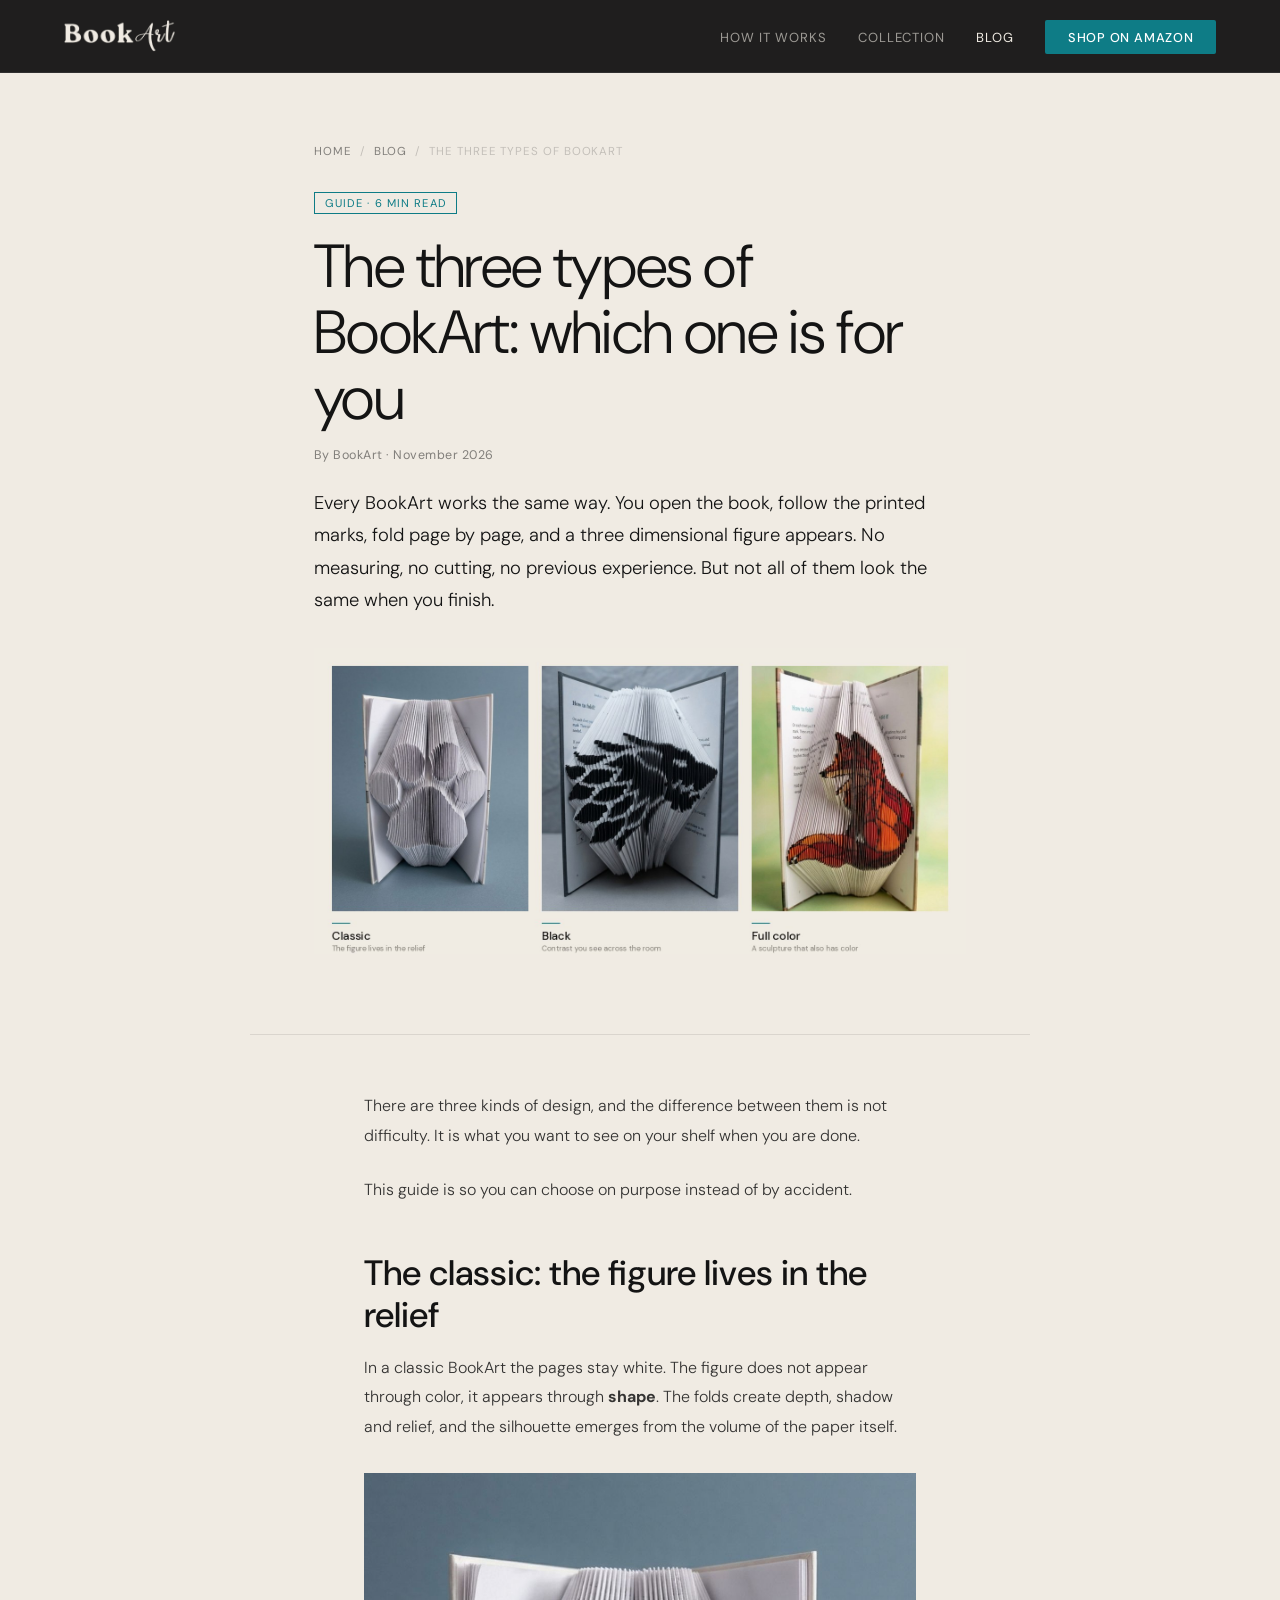
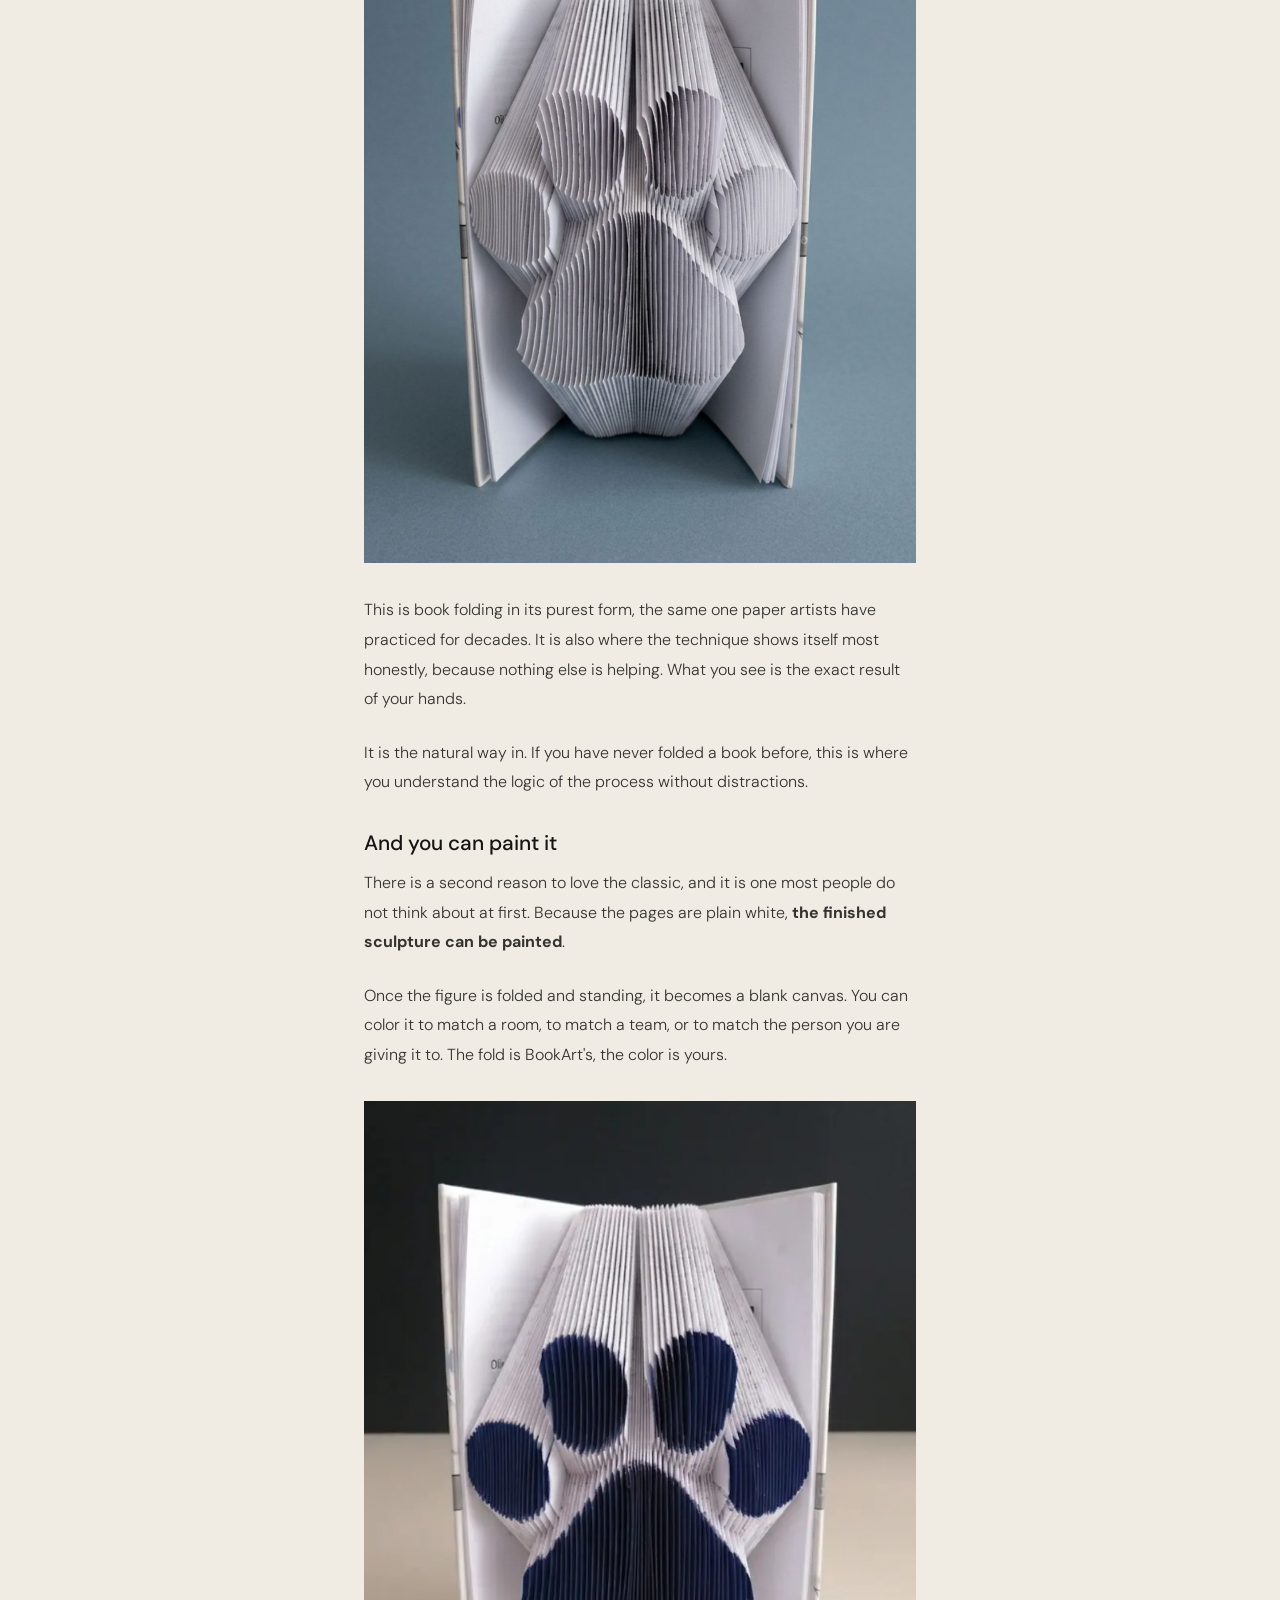
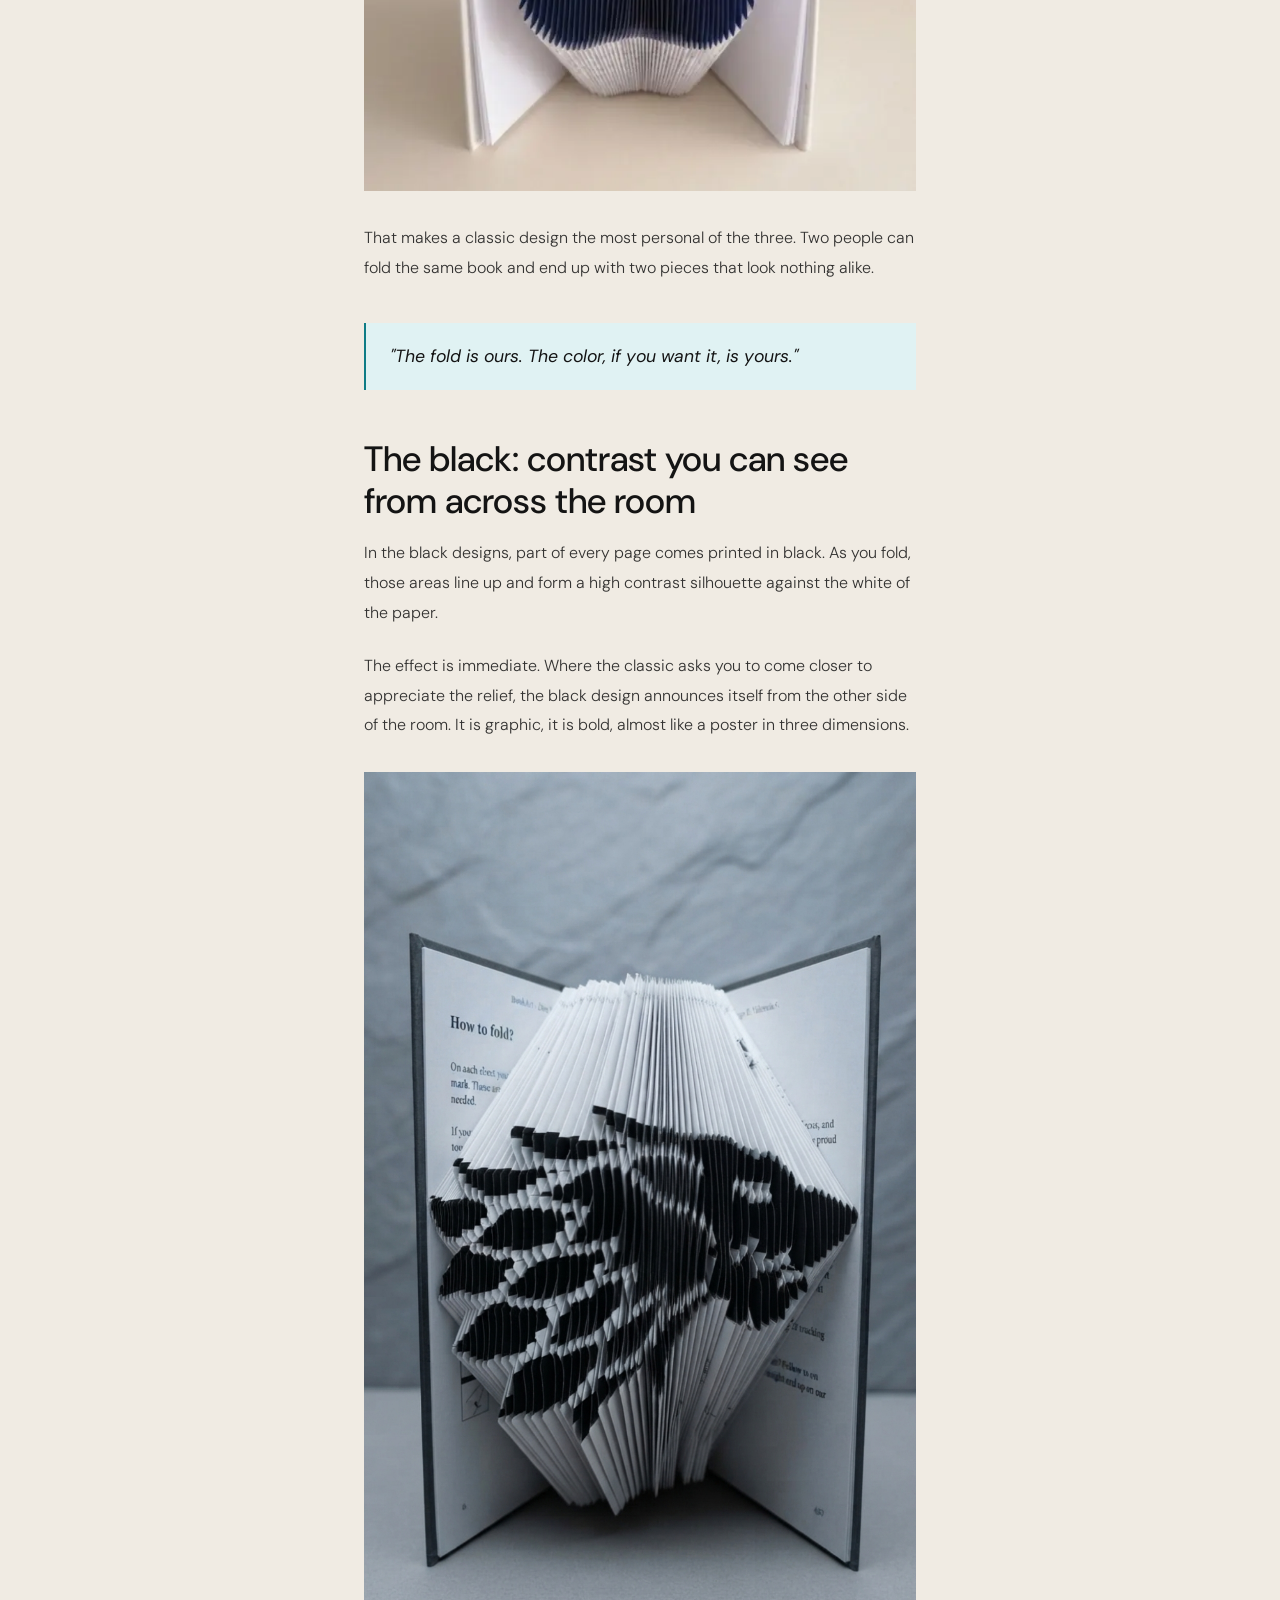
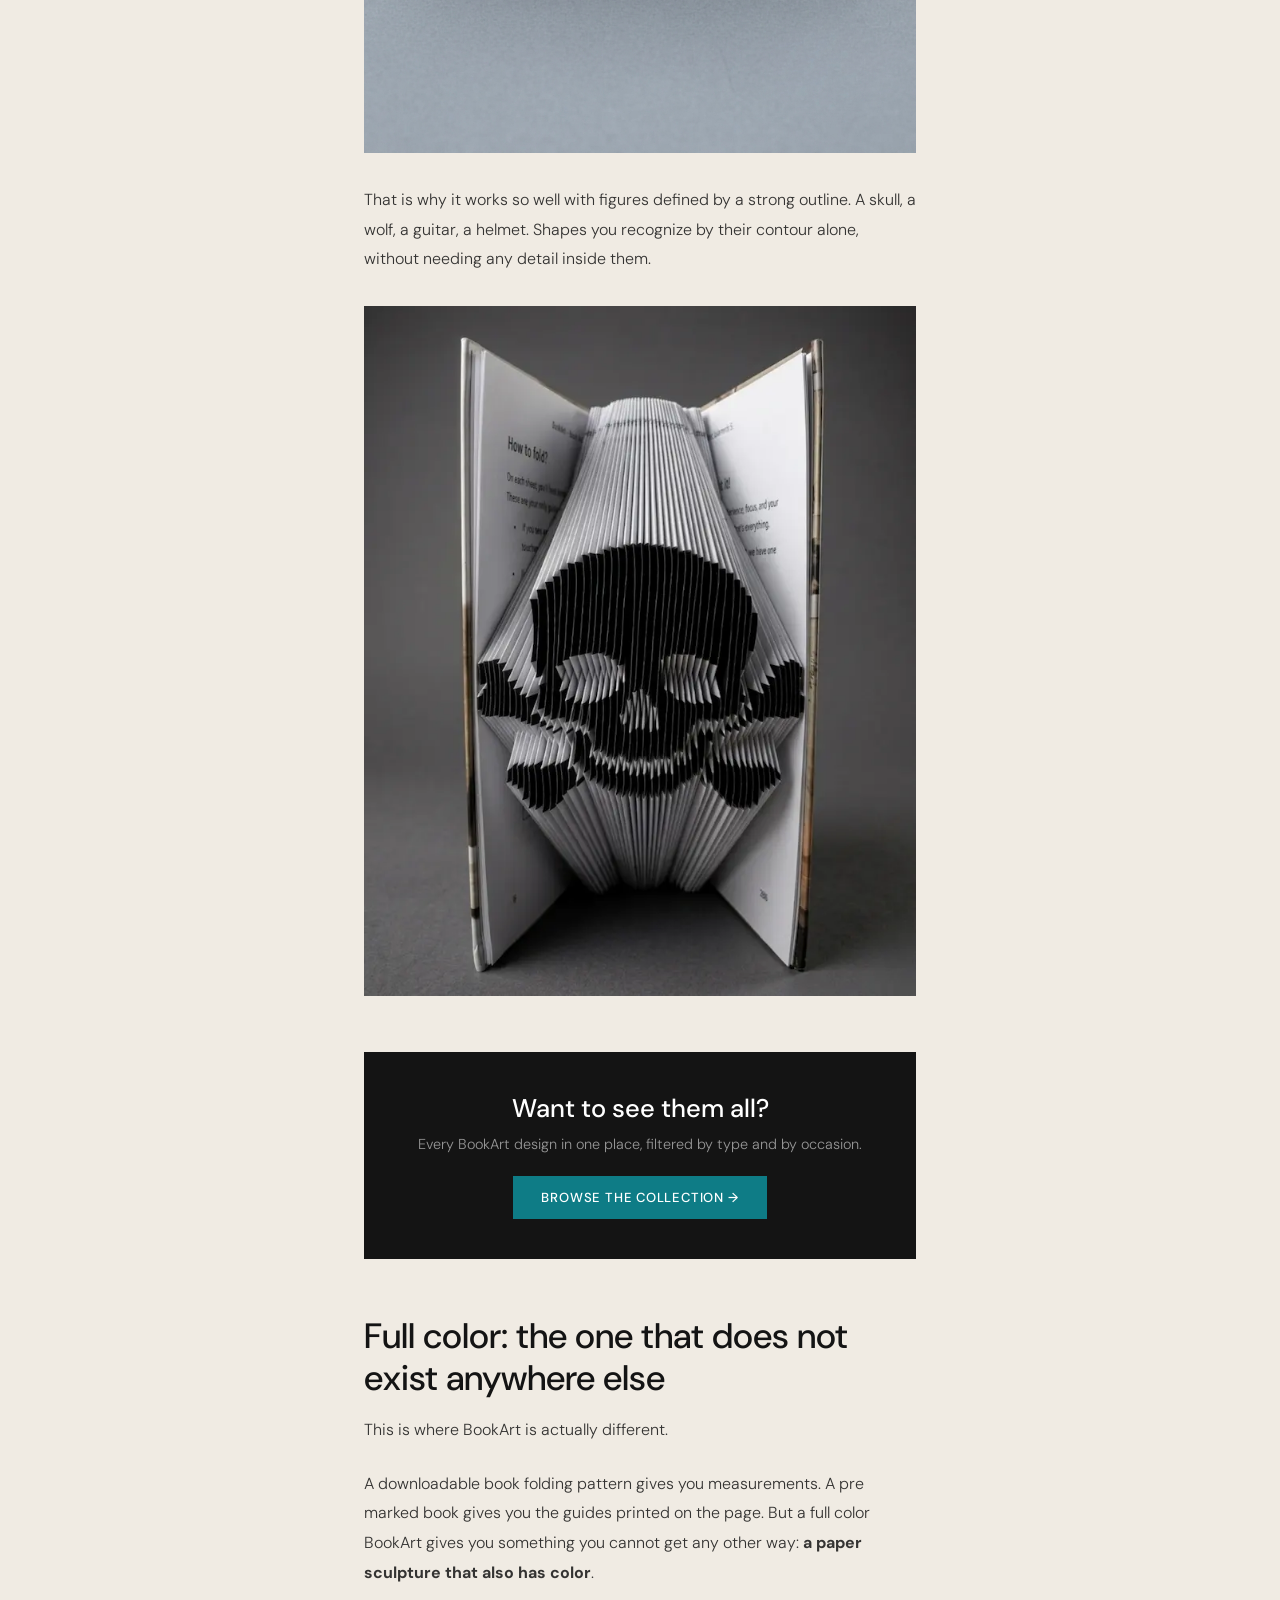
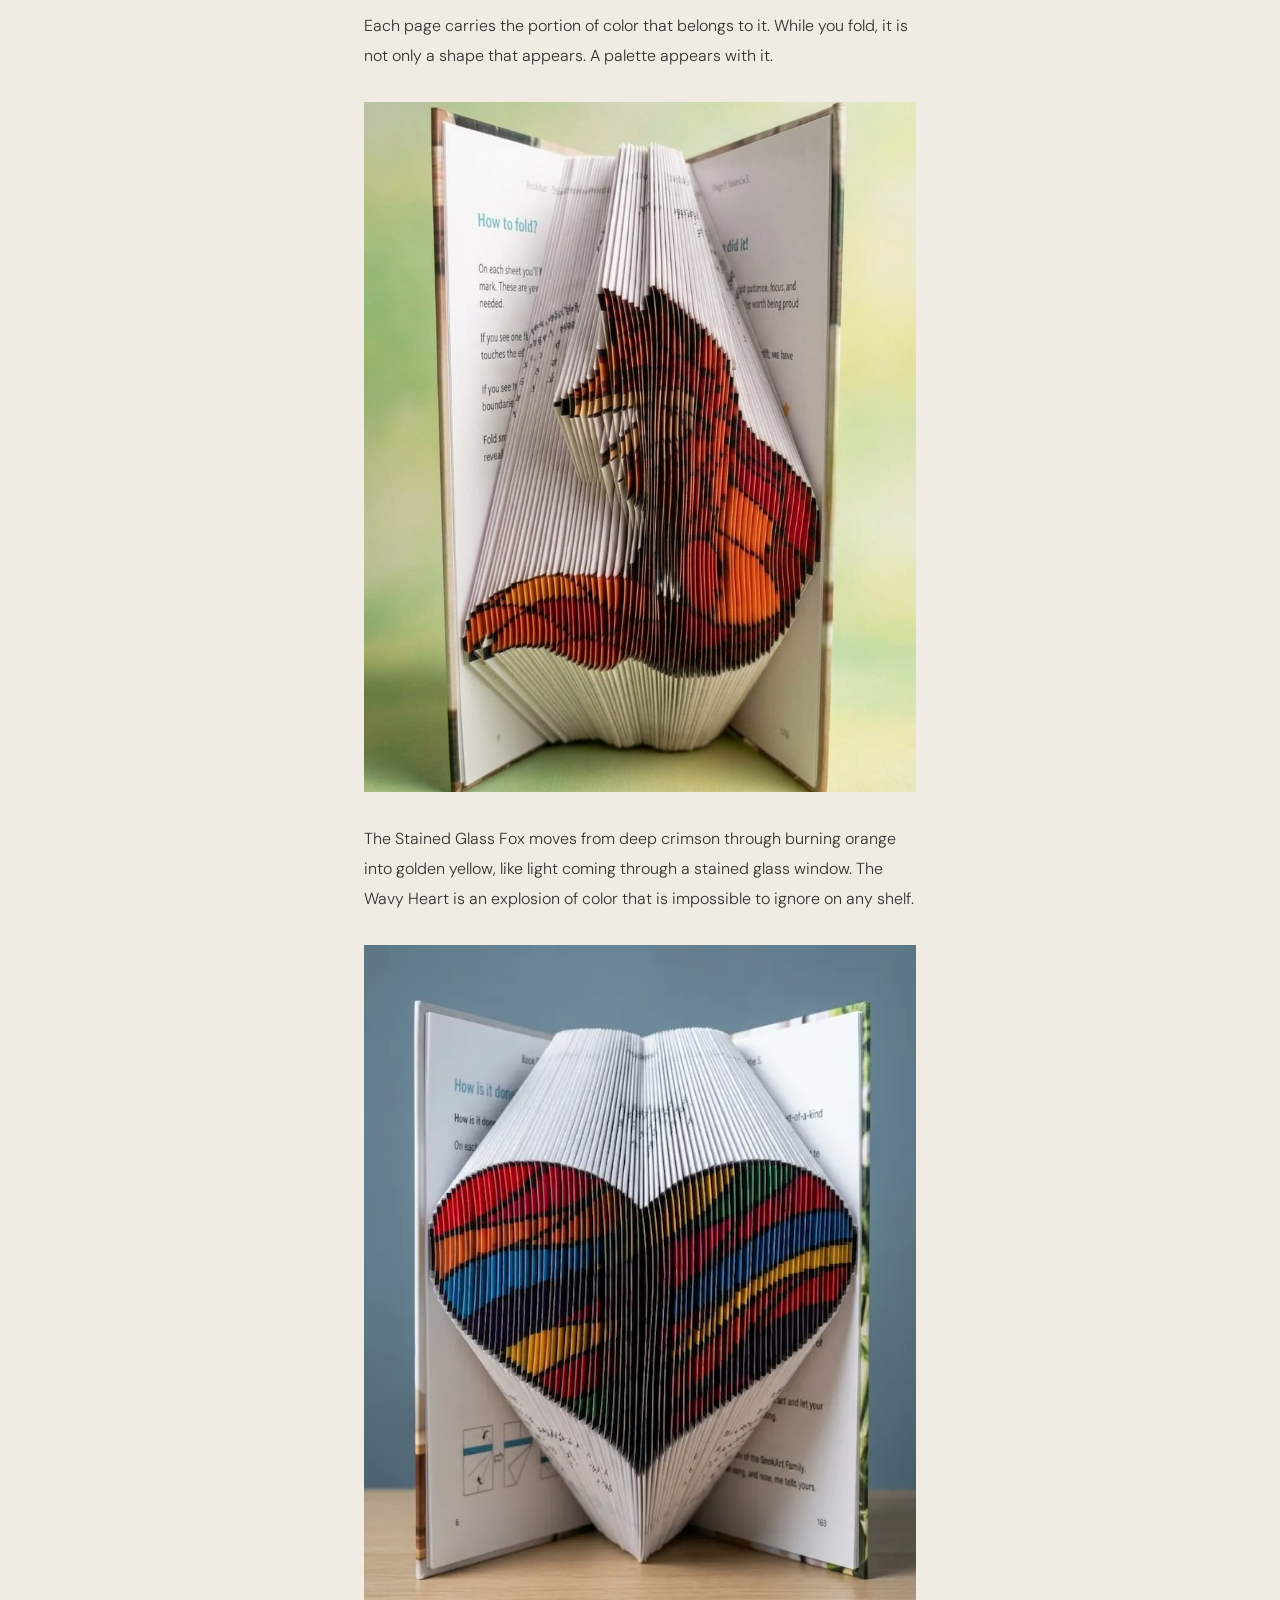
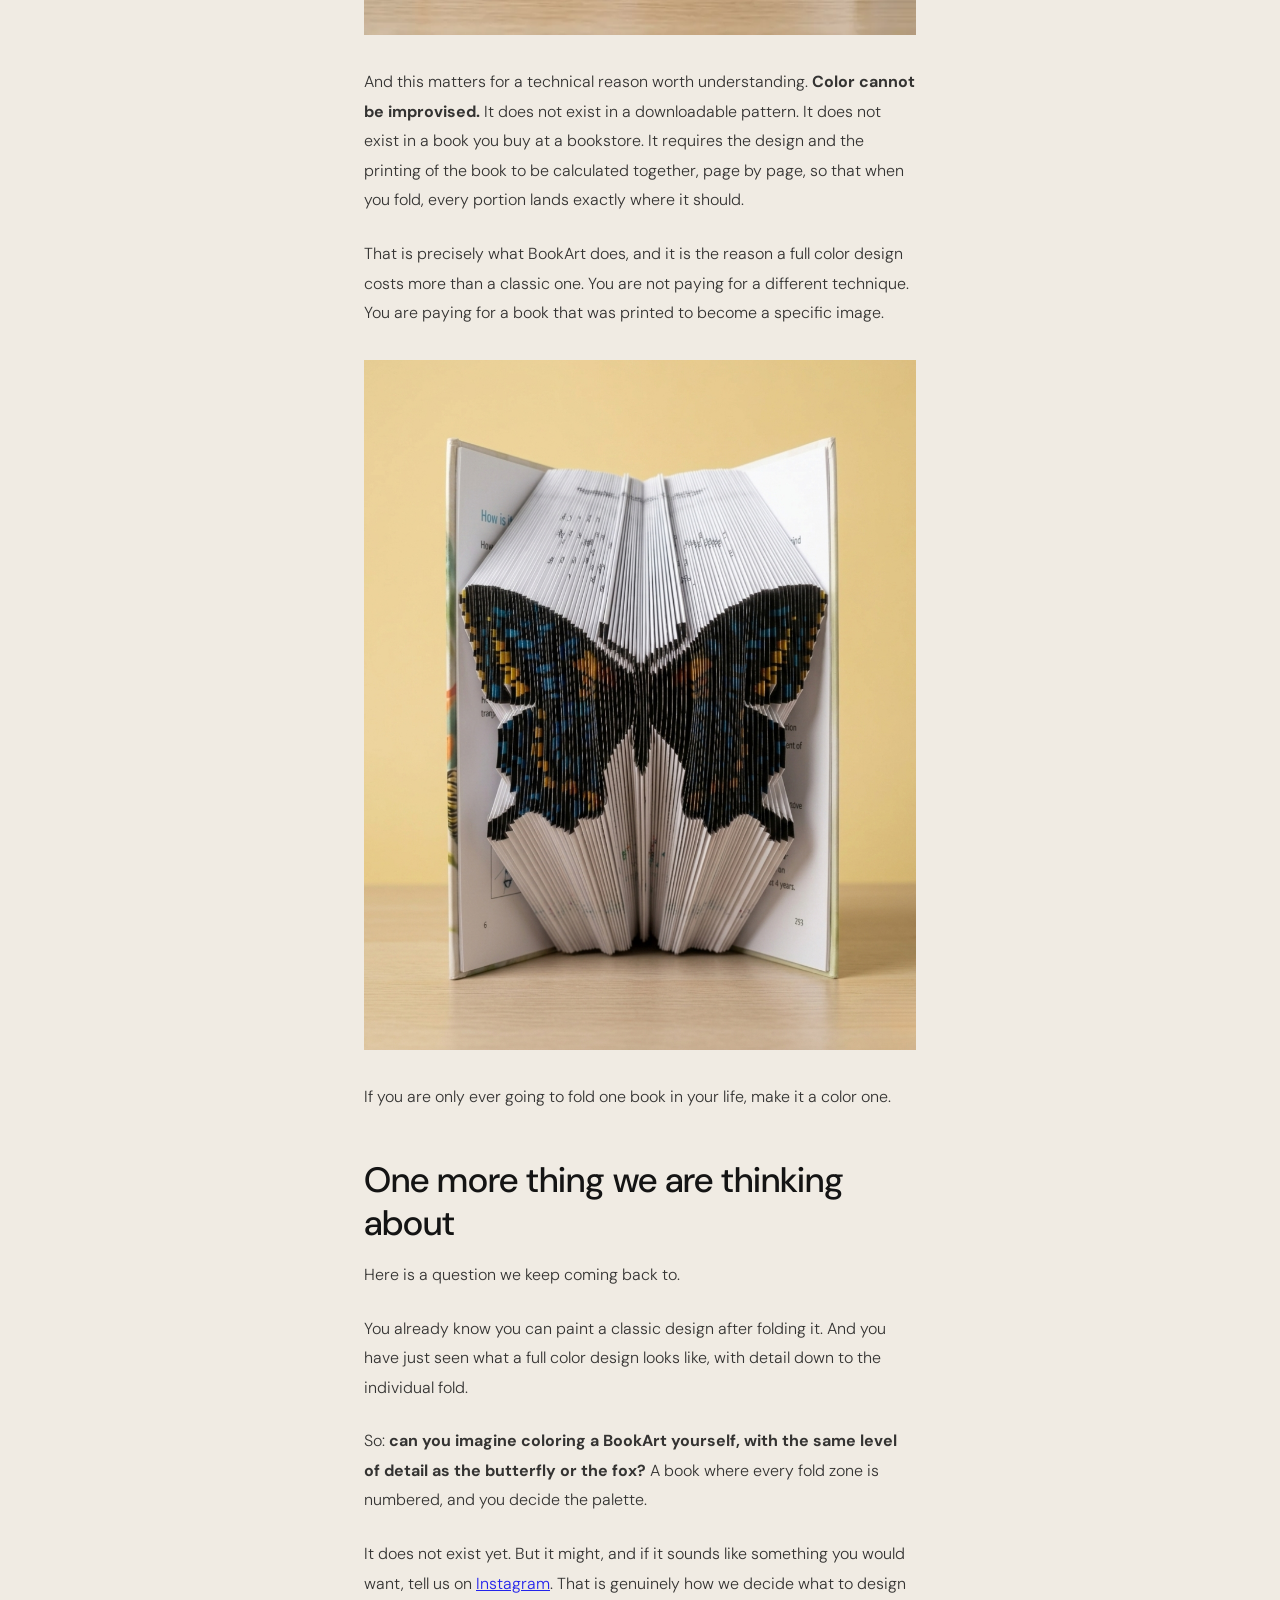
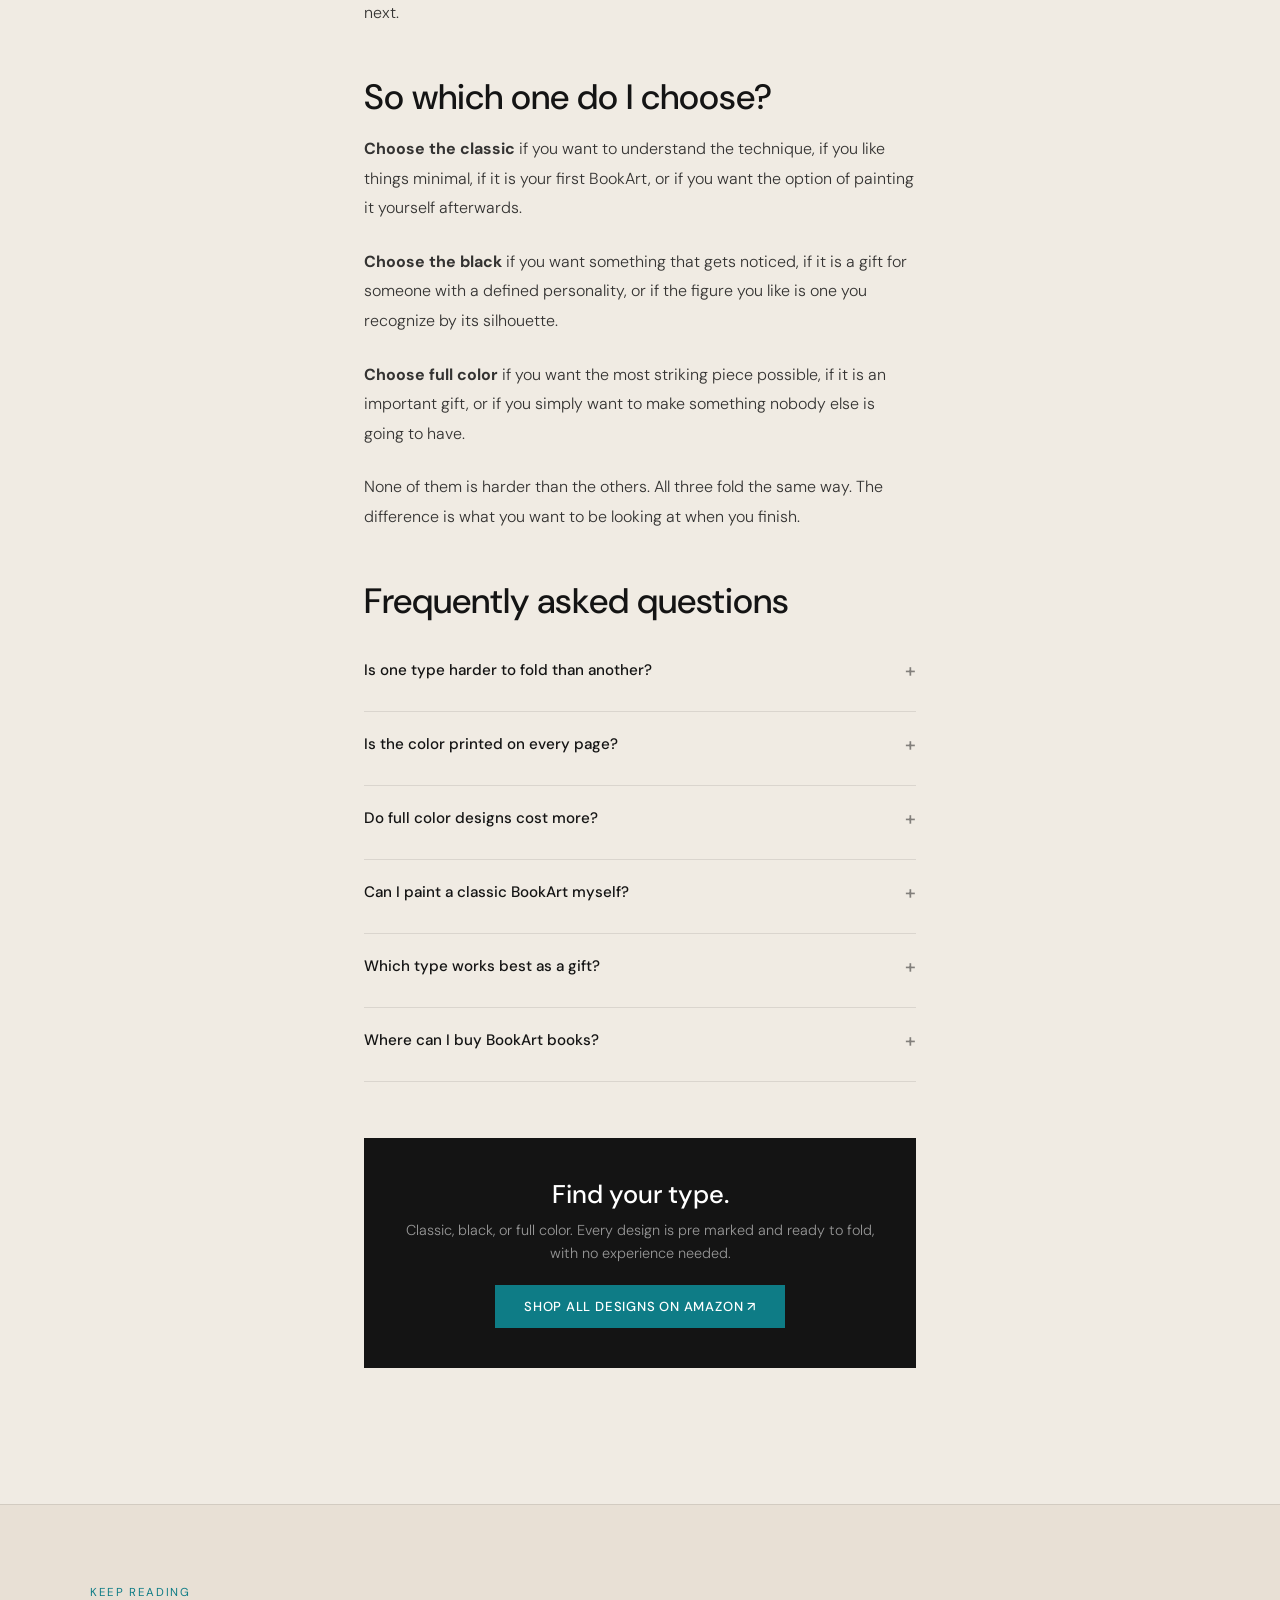
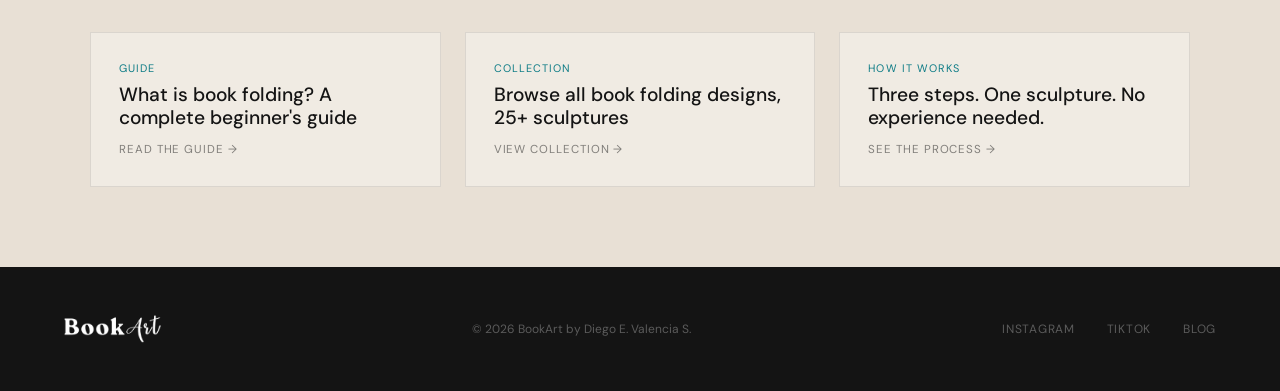
<file: bookart-site/blog/three-types-of-bookart.html>
<!DOCTYPE html>
<html lang="en">
<head>
<meta charset="UTF-8">
<meta name="viewport" content="width=device-width, initial-scale=1.0">
<meta name="facebook-domain-verification" content="xoqoeqn3dm3sxv2z9sgh2e6f1o3snc" />

<title>The Three Types of BookArt: Which One Is for You | BookArt</title>
<meta name="description" content="BookArt comes in three kinds of design: classic (uncolored), black, and full color. Here is what makes each one different, how they look finished, and how to choose.">
<meta property="og:title" content="The Three Types of BookArt: Which One Is for You">
<meta property="og:description" content="Classic, black, or full color? Every BookArt folds the same way, but they do not look the same when you finish. Here is how to choose.">
<meta property="og:type" content="article">
<meta property="og:url" content="https://bookart.com.co/blog/three-types-of-bookart">
<meta property="og:image" content="https://bookart.com.co/images/blog-three-types.jpg">
<meta name="twitter:card" content="summary_large_image">
<meta name="twitter:title" content="The Three Types of BookArt: Which One Is for You">
<meta name="twitter:description" content="Classic, black, or full color? Every BookArt folds the same way, but they do not look the same when you finish.">
<meta property="article:published_time" content="2026-11-10">
<meta property="article:modified_time" content="2026-11-10">
<link rel="canonical" href="https://bookart.com.co/blog/three-types-of-bookart">

<!-- Schema Article -->
<script type="application/ld+json">
{
  "@context": "https://schema.org",
  "@type": "Article",
  "headline": "The Three Types of BookArt: Which One Is for You",
  "description": "BookArt comes in three kinds of design: classic (uncolored), black, and full color. What makes each one different, how they look finished, and how to choose.",
  "author": {"@type": "Organization","name": "BookArt","url": "https://bookart.com.co"},
  "publisher": {"@type": "Organization","name": "BookArt","url": "https://bookart.com.co"},
  "url": "https://bookart.com.co/blog/three-types-of-bookart",
  "datePublished": "2026-11-10",
  "dateModified": "2026-11-10",
  "mainEntityOfPage": {"@type": "WebPage","@id": "https://bookart.com.co/blog/three-types-of-bookart"},
  "keywords": "types of book folding, color book folding, black book folding, book folding designs, book folding gift",
  "image": "https://bookart.com.co/images/blog-three-types.jpg"
}
</script>

<!-- Schema FAQ -->
<script type="application/ld+json">
{
  "@context": "https://schema.org",
  "@type": "FAQPage",
  "mainEntity": [
    {"@type": "Question","name": "Is one type of BookArt harder to fold than another?","acceptedAnswer": {"@type": "Answer","text": "No. All three use the same printed fold guides and the same technique. How long a book takes depends on its number of pages, not on whether it is classic, black, or full color."}},
    {"@type": "Question","name": "Is the color printed on every page?","acceptedAnswer": {"@type": "Answer","text": "Yes. In a full color BookArt, each page carries the portion of color that belongs to it. As you fold, those portions line up and build the complete image."}},
    {"@type": "Question","name": "Do full color BookArt designs cost more?","acceptedAnswer": {"@type": "Answer","text": "Yes. Printing a complete book in color costs more than printing it in black and white. That difference is what separates a paper sculpture from a paper sculpture that also has color."}},
    {"@type": "Question","name": "Can I paint a classic BookArt myself?","acceptedAnswer": {"@type": "Answer","text": "Yes. Because the pages of a classic design are plain white, the finished sculpture can be painted once it is folded. Many people color the figure to match a room or to personalize a gift, which makes the result genuinely one of a kind."}},
    {"@type": "Question","name": "Which type of BookArt works best as a gift?","acceptedAnswer": {"@type": "Answer","text": "It depends on the person, but if you want the strongest reaction when they open it, the full color designs are the ones people react to most."}},
    {"@type": "Question","name": "Where can I buy BookArt books?","acceptedAnswer": {"@type": "Answer","text": "Every BookArt design is available on Amazon and ships to the US, UK, Canada, and most of Europe."}}
  ]
}
</script>

<link rel="preconnect" href="https://fonts.googleapis.com">
<link href="https://fonts.googleapis.com/css2?family=DM+Sans:wght@300;400;500;600&display=swap" rel="stylesheet" media="print" onload="this.media='all'">
<link rel="stylesheet" href="../styles.css">

<!-- Microsoft Clarity -->
<script type="text/javascript">
    (function(c,l,a,r,i,t,y){
        c[a]=c[a]||function(){(c[a].q=c[a].q||[]).push(arguments)};
        t=l.createElement(r);t.async=1;t.src="https://www.clarity.ms/tag/"+i;
        y=l.getElementsByTagName(r)[0];y.parentNode.insertBefore(t,y);
    })(window, document, "clarity", "script", "xpgqv6jc6l");
</script>

<!-- Google Analytics -->
<script async src="https://www.googletagmanager.com/gtag/js?id=G-TWHT21DVBJ"></script>
<script>
  window.dataLayer = window.dataLayer || [];
  function gtag(){dataLayer.push(arguments);}
  gtag('js', new Date());
  gtag('config', 'G-TWHT21DVBJ');
</script>

<!-- Meta Pixel -->
<script>
!function(f,b,e,v,n,t,s){if(f.fbq)return;n=f.fbq=function(){n.callMethod?
n.callMethod.apply(n,arguments):n.queue.push(arguments)};if(!f._fbq)f._fbq=n;
n.push=n;n.loaded=!0;n.version='2.0';n.queue=[];t=b.createElement(e);t.async=!0;
t.src=v;s=b.getElementsByTagName(e)[0];s.parentNode.insertBefore(t,s)}(window,
document,'script','https://connect.facebook.net/en_US/fbevents.js');
fbq('init', '613374527874007');
fbq('track', 'PageView');
</script>
<noscript><img height="1" width="1" style="display:none" src="https://www.facebook.com/tr?id=613374527874007&ev=PageView&noscript=1"/></noscript>

</head>
<body>

<nav>
  <a href="../index.html" class="logo">
    <img src="../logo-wordmark.png" alt="BookArt" style="height:32px;width:auto;display:block;">
  </a>
  <ul class="nav-links">
    <li><a href="../index.html#how">How it works</a></li>
    <li><a href="../collection.html">Collection</a></li>
    <li><a href="../blog.html" class="active">Blog</a></li>
    <li><a href="https://www.amazon.com/stores/Diego-E.-Valencia-S/author/B0BN4KYQNH" target="_blank" class="nav-btn">Shop on Amazon</a></li>
  </ul>
  <button class="nav-burger" onclick="openMenu()"><span></span><span></span><span></span></button>
</nav>

<div class="mobile-menu" id="mobileMenu">
  <button class="mobile-close" onclick="closeMenu()">✕</button>
  <ul>
    <li><a href="../index.html" onclick="closeMenu()">Home</a></li>
    <li><a href="../collection.html" onclick="closeMenu()">Collection</a></li>
    <li><a href="../blog.html" onclick="closeMenu()">Blog</a></li>
    <li><a href="https://www.amazon.com/stores/Diego-E.-Valencia-S/author/B0BN4KYQNH" target="_blank" onclick="closeMenu()">Shop on Amazon ↗</a></li>
  </ul>
</div>

<!-- ARTICLE HEADER -->
<div class="article-header">
  <div class="breadcrumb">
    <a href="../index.html">Home</a>
    <span>/</span>
    <a href="../blog.html">Blog</a>
    <span>/</span>
    <span>The three types of BookArt</span>
  </div>
  <span class="article-tag">Guide · 6 min read</span>
  <h1 class="article-title">The three types of BookArt: which one is for you</h1>
  <p class="article-meta">By BookArt · November 2026</p>
  <p class="article-lead">Every BookArt works the same way. You open the book, follow the printed marks, fold page by page, and a three dimensional figure appears. No measuring, no cutting, no previous experience. But not all of them look the same when you finish.</p>

  <a href="../collection.html" class="article-shot" data-label="See all designs"><img src="../images/blog-three-types.jpg" alt="The three types of BookArt side by side: classic, black and full color"></a>
</div>

<!-- ARTICLE BODY -->
<div class="article-body">

  <p>There are three kinds of design, and the difference between them is not difficulty. It is what you want to see on your shelf when you are done.</p>

  <p>This guide is so you can choose on purpose instead of by accident.</p>

  <h2>The classic: the figure lives in the relief</h2>

  <p>In a classic BookArt the pages stay white. The figure does not appear through color, it appears through <strong>shape</strong>. The folds create depth, shadow and relief, and the silhouette emerges from the volume of the paper itself.</p>

  <a href="https://www.amazon.com/dp/B0DH3FN6MS" target="_blank" rel="noopener" onclick="gtag('event', 'click_amazon', {item: 'Blog Paw Print'});fbq('trackCustom', 'click_amazon_product', {item: 'Blog Paw Print'})" class="article-shot" data-label="Paw Print on Amazon"><img src="../images/paw-print.jpg" alt="Classic uncolored BookArt paw print sculpture in white paper"></a>

  <p>This is book folding in its purest form, the same one paper artists have practiced for decades. It is also where the technique shows itself most honestly, because nothing else is helping. What you see is the exact result of your hands.</p>

  <p>It is the natural way in. If you have never folded a book before, this is where you understand the logic of the process without distractions.</p>

  <h3>And you can paint it</h3>

  <p>There is a second reason to love the classic, and it is one most people do not think about at first. Because the pages are plain white, <strong>the finished sculpture can be painted</strong>.</p>

  <p>Once the figure is folded and standing, it becomes a blank canvas. You can color it to match a room, to match a team, or to match the person you are giving it to. The fold is BookArt's, the color is yours.</p>

  <a href="https://www.amazon.com/dp/B0DH3FN6MS" target="_blank" rel="noopener" onclick="gtag('event', 'click_amazon', {item: 'Blog Paw Print Painted'});fbq('trackCustom', 'click_amazon_product', {item: 'Blog Paw Print Painted'})" class="article-shot" data-label="Paw Print on Amazon"><img src="../images/paw-print.webp" alt="A classic BookArt paw print painted deep blue after folding"></a>

  <p>That makes a classic design the most personal of the three. Two people can fold the same book and end up with two pieces that look nothing alike.</p>

  <div class="highlight">
    "The fold is ours. The color, if you want it, is yours."
  </div>

  <h2>The black: contrast you can see from across the room</h2>

  <p>In the black designs, part of every page comes printed in black. As you fold, those areas line up and form a high contrast silhouette against the white of the paper.</p>

  <p>The effect is immediate. Where the classic asks you to come closer to appreciate the relief, the black design announces itself from the other side of the room. It is graphic, it is bold, almost like a poster in three dimensions.</p>

  <a href="https://www.amazon.com/dp/B0H6ZZGXV5" target="_blank" rel="noopener" onclick="gtag('event', 'click_amazon', {item: 'Blog Dire Wolf'});fbq('trackCustom', 'click_amazon_product', {item: 'Blog Dire Wolf'})" class="article-shot" data-label="Dire Wolf on Amazon"><img src="../images/dire-wolf.jpg" alt="Black BookArt design: Dire Wolf 3D paper sculpture with high contrast silhouette"></a>

  <p>That is why it works so well with figures defined by a strong outline. A skull, a wolf, a guitar, a helmet. Shapes you recognize by their contour alone, without needing any detail inside them.</p>

  <a href="https://www.amazon.com/dp/B0GVKJ8MH6" target="_blank" rel="noopener" onclick="gtag('event', 'click_amazon', {item: 'Blog Black Skull'});fbq('trackCustom', 'click_amazon_product', {item: 'Blog Black Skull'})" class="article-shot" data-label="Black Skull on Amazon"><img src="../images/black-skull.webp" alt="Black BookArt design: skull 3D paper sculpture"></a>

  <div class="article-cta">
    <strong>Want to see them all?</strong>
    <p>Every BookArt design in one place, filtered by type and by occasion.</p>
    <a href="../collection.html" class="btn-cta">Browse the collection →</a>
  </div>

  <h2>Full color: the one that does not exist anywhere else</h2>

  <p>This is where BookArt is actually different.</p>

  <p>A downloadable book folding pattern gives you measurements. A pre marked book gives you the guides printed on the page. But a full color BookArt gives you something you cannot get any other way: <strong>a paper sculpture that also has color</strong>.</p>

  <p>Each page carries the portion of color that belongs to it. While you fold, it is not only a shape that appears. A palette appears with it.</p>

  <a href="https://www.amazon.com/dp/B0HLZVXH4G" target="_blank" rel="noopener" onclick="gtag('event', 'click_amazon', {item: 'Blog Stained Glass Fox'});fbq('trackCustom', 'click_amazon_product', {item: 'Blog Stained Glass Fox'})" class="article-shot" data-label="Stained Glass Fox on Amazon"><img src="../images/stained-glass-fox.jpg" alt="Full color BookArt: Stained Glass Fox in crimson, orange and gold"></a>

  <p>The Stained Glass Fox moves from deep crimson through burning orange into golden yellow, like light coming through a stained glass window. The Wavy Heart is an explosion of color that is impossible to ignore on any shelf.</p>

  <a href="https://www.amazon.com/dp/B0GDWRZ6ZL" target="_blank" rel="noopener" onclick="gtag('event', 'click_amazon', {item: 'Blog Wavy Heart'});fbq('trackCustom', 'click_amazon_product', {item: 'Blog Wavy Heart'})" class="article-shot" data-label="Wavy Heart on Amazon"><img src="../images/wavy-heart.webp" alt="Full color BookArt: Wavy Heart 3D paper sculpture"></a>

  <p>And this matters for a technical reason worth understanding. <strong>Color cannot be improvised.</strong> It does not exist in a downloadable pattern. It does not exist in a book you buy at a bookstore. It requires the design and the printing of the book to be calculated together, page by page, so that when you fold, every portion lands exactly where it should.</p>

  <p>That is precisely what BookArt does, and it is the reason a full color design costs more than a classic one. You are not paying for a different technique. You are paying for a book that was printed to become a specific image.</p>

  <a href="https://www.amazon.com/dp/B0DG8L7WK5" target="_blank" rel="noopener" onclick="gtag('event', 'click_amazon', {item: 'Blog Butterfly'});fbq('trackCustom', 'click_amazon_product', {item: 'Blog Butterfly'})" class="article-shot" data-label="Butterfly on Amazon"><img src="../images/butterfly-color.jpg" alt="Full color BookArt butterfly 3D paper sculpture"></a>

  <p>If you are only ever going to fold one book in your life, make it a color one.</p>

  <h2>One more thing we are thinking about</h2>

  <p>Here is a question we keep coming back to.</p>

  <p>You already know you can paint a classic design after folding it. And you have just seen what a full color design looks like, with detail down to the individual fold.</p>

  <p>So: <strong>can you imagine coloring a BookArt yourself, with the same level of detail as the butterfly or the fox?</strong> A book where every fold zone is numbered, and you decide the palette.</p>

  <p>It does not exist yet. But it might, and if it sounds like something you would want, tell us on <a href="https://instagram.com/bookart_co" target="_blank">Instagram</a>. That is genuinely how we decide what to design next.</p>

  <h2>So which one do I choose?</h2>

  <p><strong>Choose the classic</strong> if you want to understand the technique, if you like things minimal, if it is your first BookArt, or if you want the option of painting it yourself afterwards.</p>

  <p><strong>Choose the black</strong> if you want something that gets noticed, if it is a gift for someone with a defined personality, or if the figure you like is one you recognize by its silhouette.</p>

  <p><strong>Choose full color</strong> if you want the most striking piece possible, if it is an important gift, or if you simply want to make something nobody else is going to have.</p>

  <p>None of them is harder than the others. All three fold the same way. The difference is what you want to be looking at when you finish.</p>

  <!-- FAQ -->
  <div class="article-faq">
    <h2>Frequently asked questions</h2>

    <div class="faq-item">
      <div class="faq-q">Is one type harder to fold than another?</div>
      <div class="faq-a">No. All three use the same printed fold guides and the same technique. How long a book takes depends on its number of pages, not on whether it is classic, black, or full color.</div>
    </div>

    <div class="faq-item">
      <div class="faq-q">Is the color printed on every page?</div>
      <div class="faq-a">Yes. In a full color BookArt, each page carries the portion of color that belongs to it. As you fold, those portions line up and build the complete image.</div>
    </div>

    <div class="faq-item">
      <div class="faq-q">Do full color designs cost more?</div>
      <div class="faq-a">Yes. Printing a complete book in color costs more than printing it in black and white. That difference is what separates a paper sculpture from a paper sculpture that also has color.</div>
    </div>

    <div class="faq-item">
      <div class="faq-q">Can I paint a classic BookArt myself?</div>
      <div class="faq-a">Yes. Because the pages of a classic design are plain white, the finished sculpture can be painted once it is folded. Many people color the figure to match a room or to personalize a gift, which makes the result genuinely one of a kind.</div>
    </div>

    <div class="faq-item">
      <div class="faq-q">Which type works best as a gift?</div>
      <div class="faq-a">It depends on the person, but if you want the strongest reaction when they open it, the full color designs are the ones people react to most.</div>
    </div>

    <div class="faq-item">
      <div class="faq-q">Where can I buy BookArt books?</div>
      <div class="faq-a">Every BookArt design is available on Amazon and ships to the US, UK, Canada, and most of Europe. You can browse all of them on the collection page.</div>
    </div>

  </div>

  <div class="article-cta">
    <strong>Find your type.</strong>
    <p>Classic, black, or full color. Every design is pre marked and ready to fold, with no experience needed.</p>
    <a href="https://www.amazon.com/stores/Diego-E.-Valencia-S/author/B0BN4KYQNH" target="_blank" class="btn-cta" onclick="gtag('event', 'click_amazon', {item: 'Blog Three Types CTA'});fbq('trackCustom', 'click_amazon_product', {item: 'Blog Three Types CTA'})">Shop all designs on Amazon ↗</a>
  </div>

</div>

<!-- RELATED -->
<div class="related">
  <div class="related-inner">
    <span class="section-eyebrow">Keep reading</span>
    <div class="related-grid">
      <a href="what-is-book-folding.html" class="related-card">
        <span class="related-tag">Guide</span>
        <div class="related-title">What is book folding? A complete beginner's guide</div>
        <span class="related-read">Read the guide →</span>
      </a>
      <a href="../collection.html" class="related-card">
        <span class="related-tag">Collection</span>
        <div class="related-title">Browse all book folding designs, 25+ sculptures</div>
        <span class="related-read">View collection →</span>
      </a>
      <a href="../index.html#how" class="related-card">
        <span class="related-tag">How it works</span>
        <div class="related-title">Three steps. One sculpture. No experience needed.</div>
        <span class="related-read">See the process →</span>
      </a>
    </div>
  </div>
</div>

<footer>
  <a href="../index.html" class="footer-logo">
    <img src="../logo-wordmark.png" alt="BookArt" style="height:28px;width:auto;display:block;filter:brightness(0) invert(1);">
  </a>
  <p>© 2026 BookArt by Diego E. Valencia S.</p>
  <div class="footer-links">
    <a href="https://instagram.com/bookart_co" target="_blank">Instagram</a>
    <a href="https://tiktok.com/@bookartco" target="_blank">TikTok</a>
    <a href="../blog.html">Blog</a>
  </div>
</footer>

<script>
// FAQ accordion
document.querySelectorAll('.faq-q').forEach(q => {
  q.addEventListener('click', () => {
    const item = q.parentElement;
    const wasOpen = item.classList.contains('open');
    document.querySelectorAll('.faq-item').forEach(i => i.classList.remove('open'));
    if(!wasOpen) item.classList.add('open');
  });
});
function openMenu(){ document.getElementById('mobileMenu').classList.add('open') }
function closeMenu(){ document.getElementById('mobileMenu').classList.remove('open') }
</script>

<a href="https://www.amazon.com/stores/Diego-E.-Valencia-S/author/B0BN4KYQNH" target="_blank" class="mobile-shop-btn" onclick="gtag('event', 'click_amazon', {item: 'Mobile Sticky Button'});fbq('trackCustom', 'click_amazon_sticky')">
  Shop on Amazon ↗
</a>

</body>
</html>
</file>
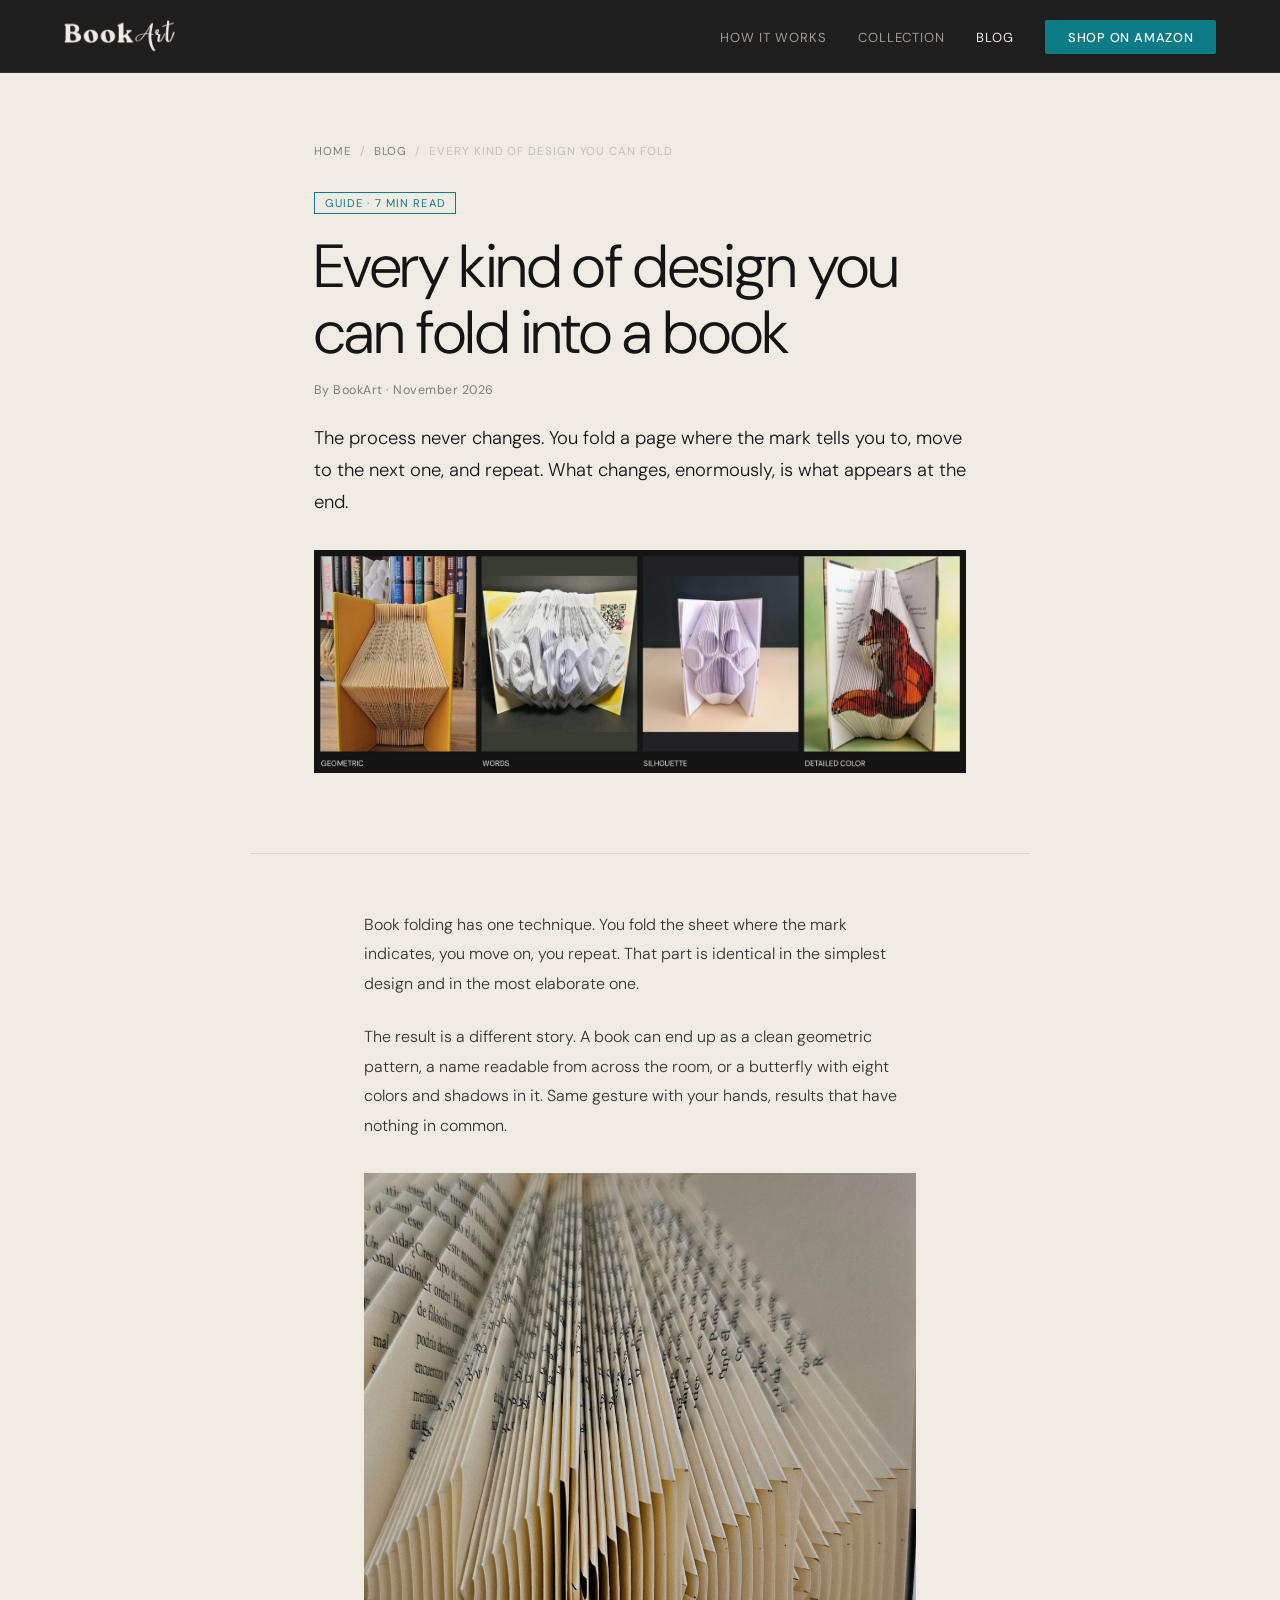
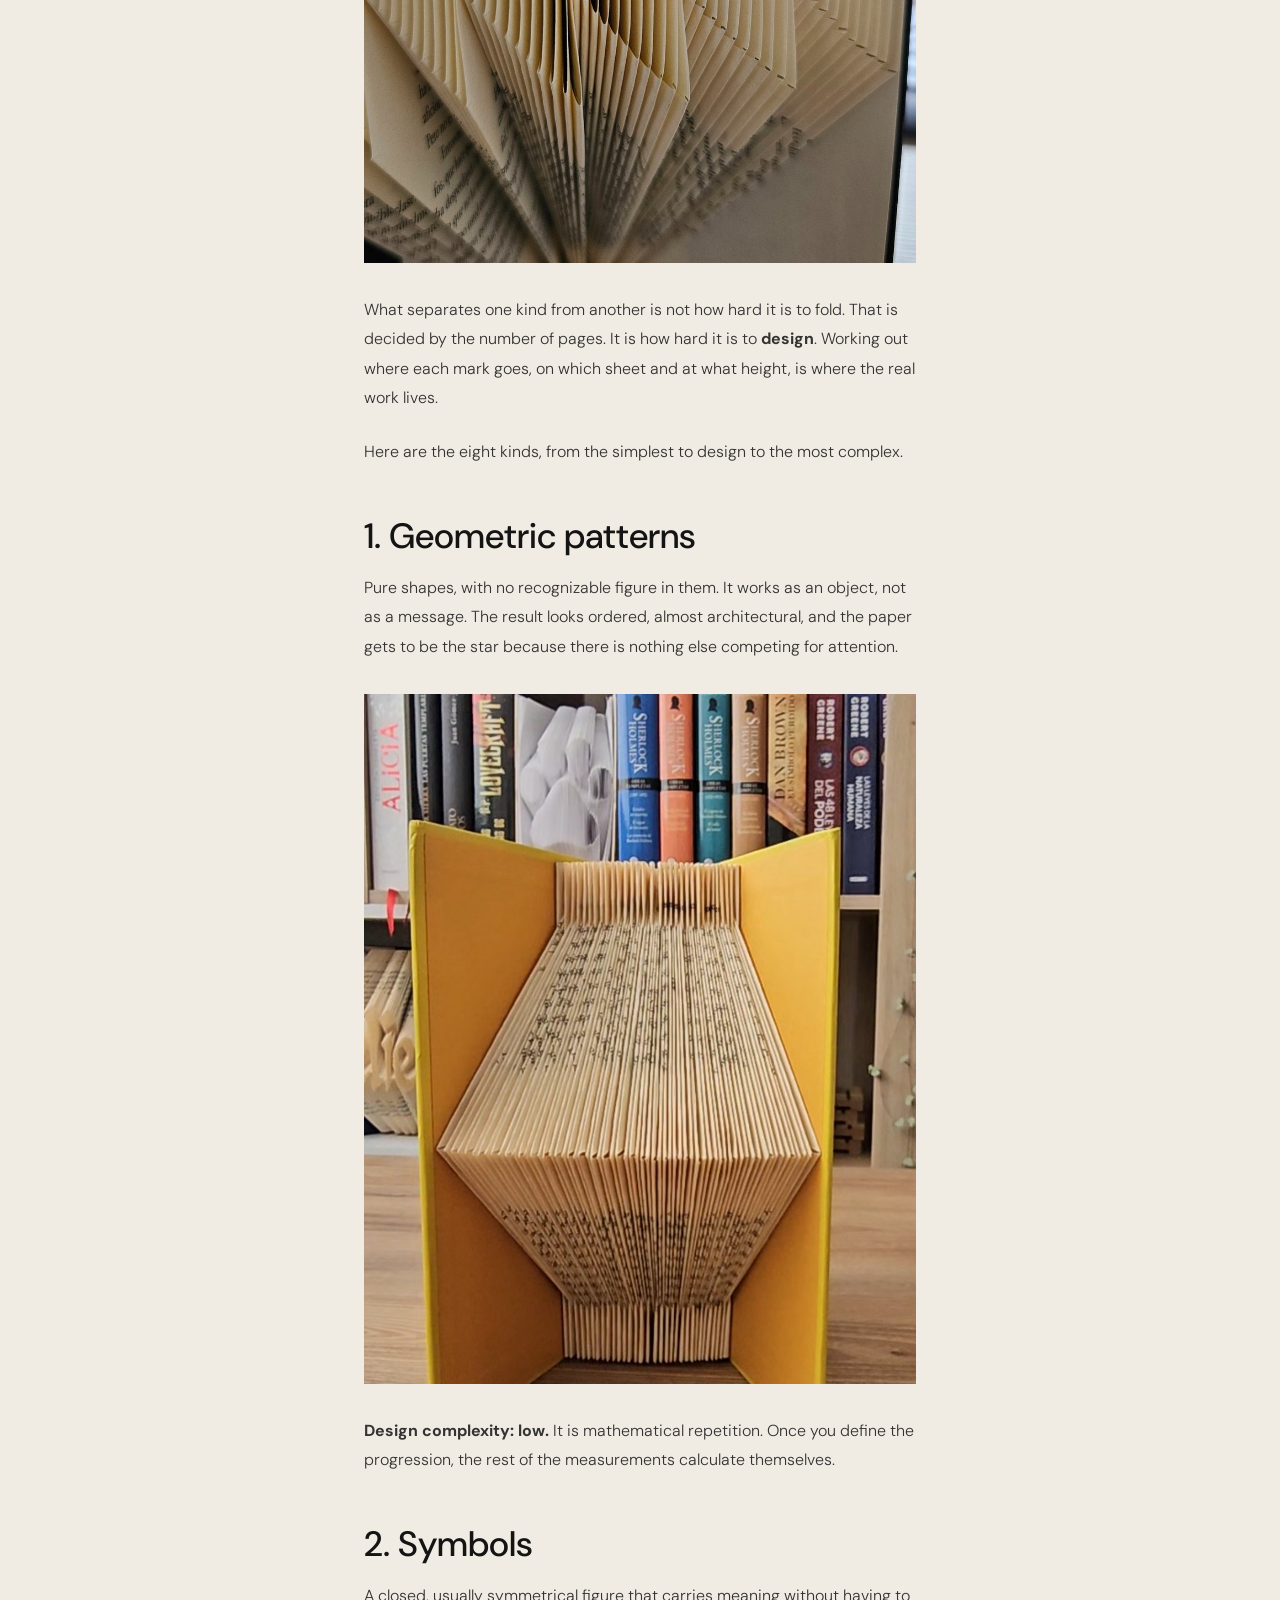
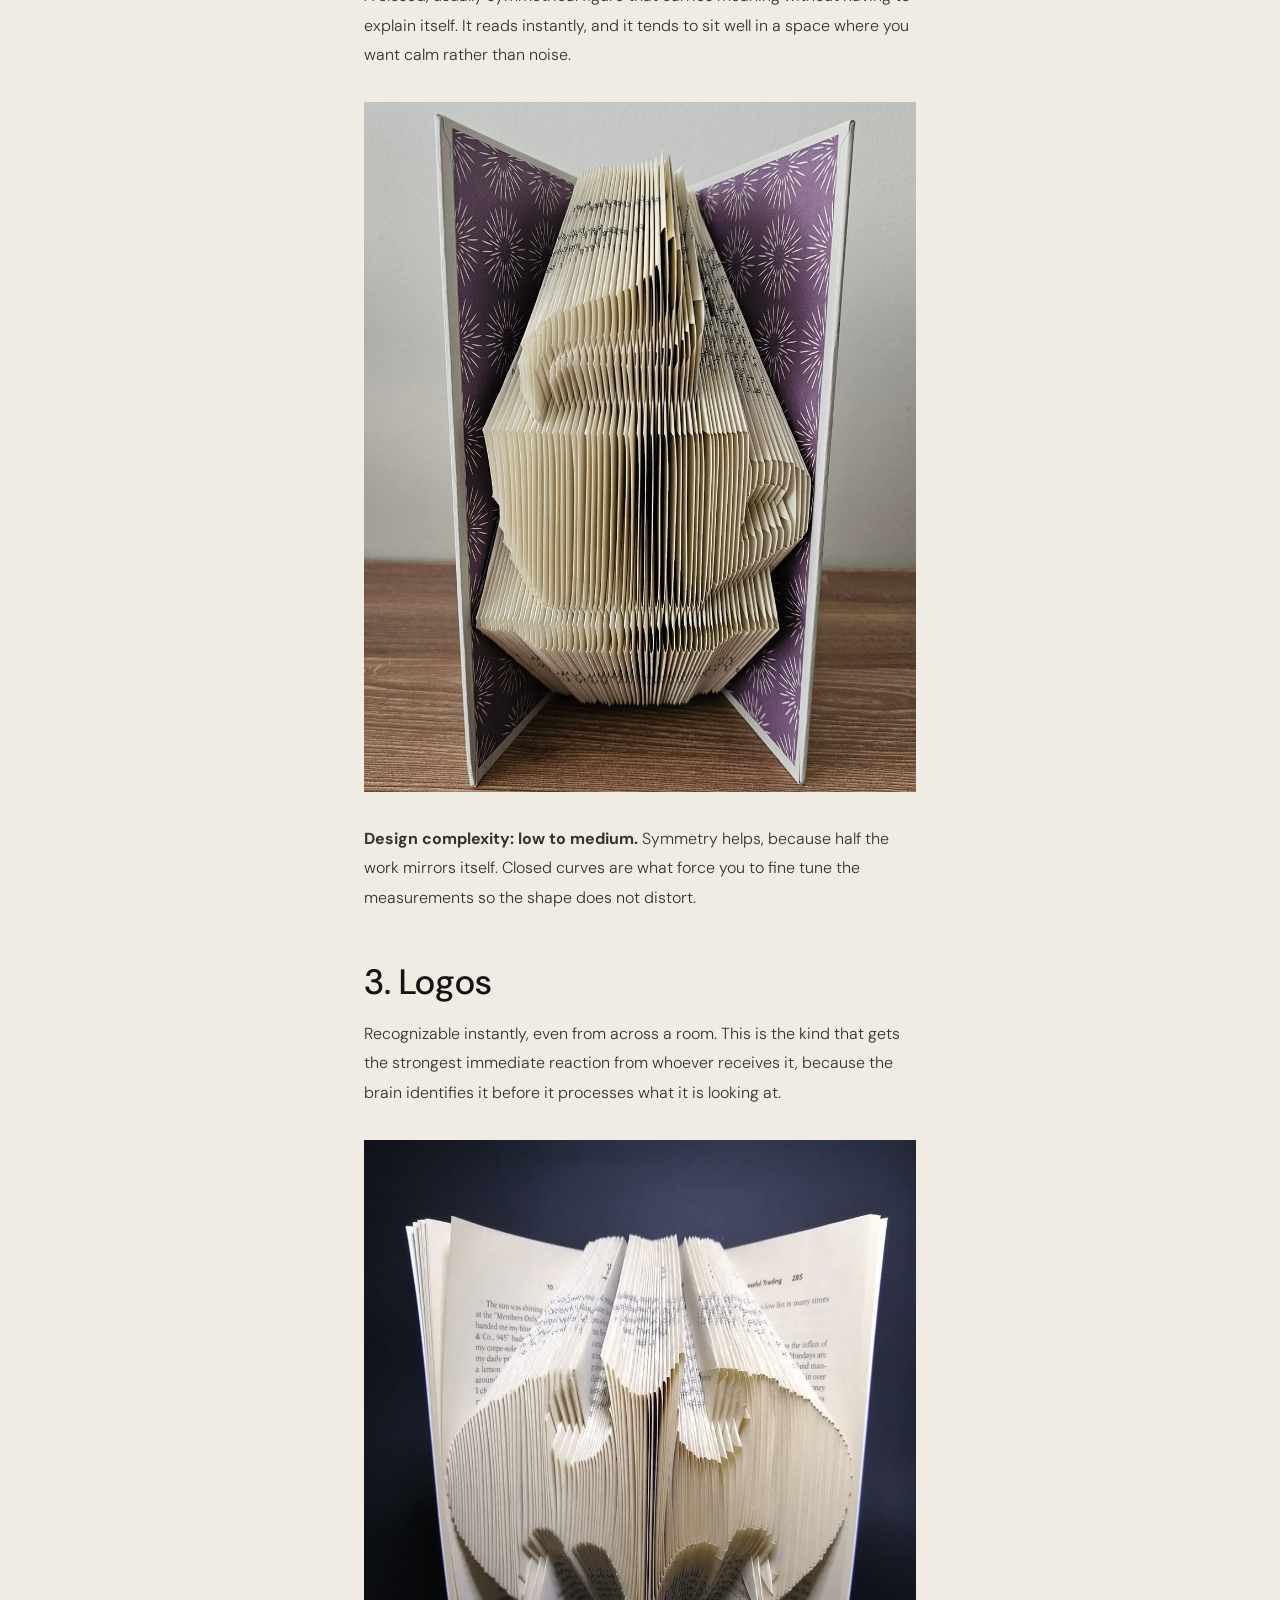
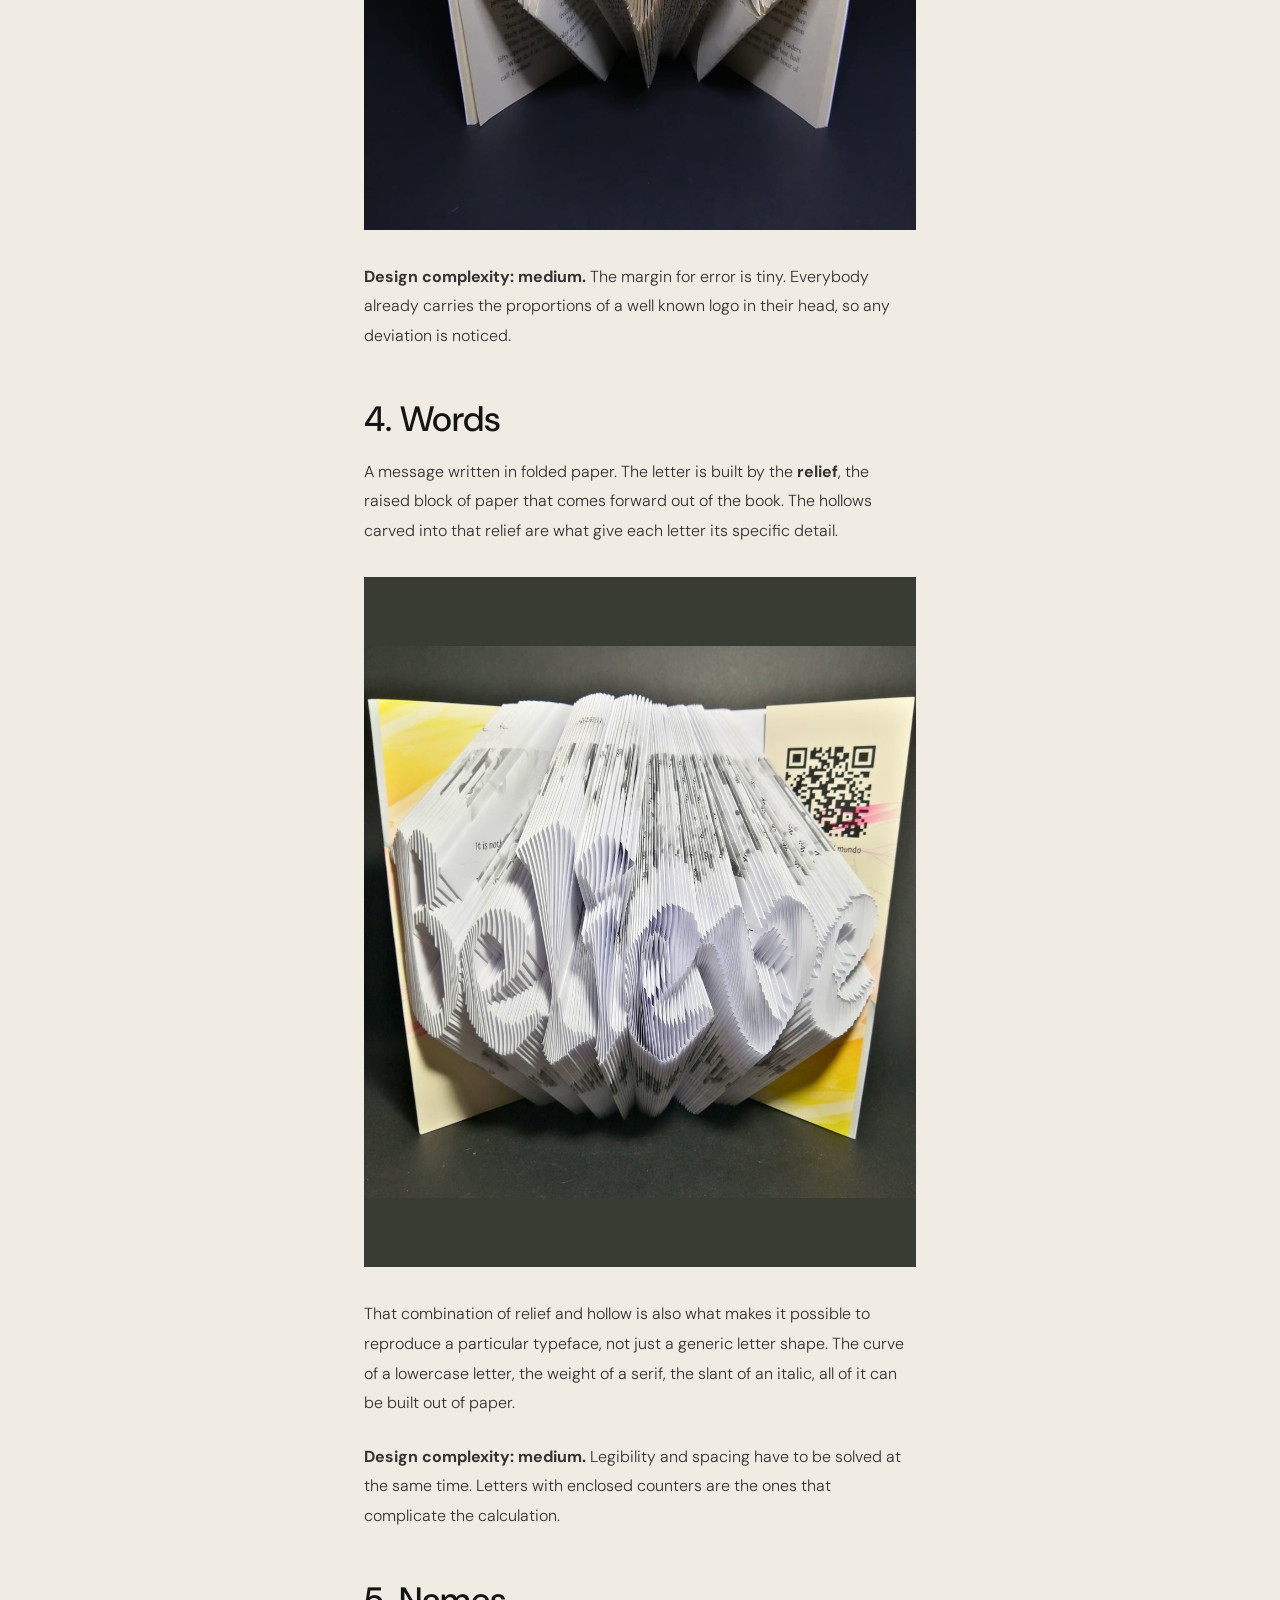
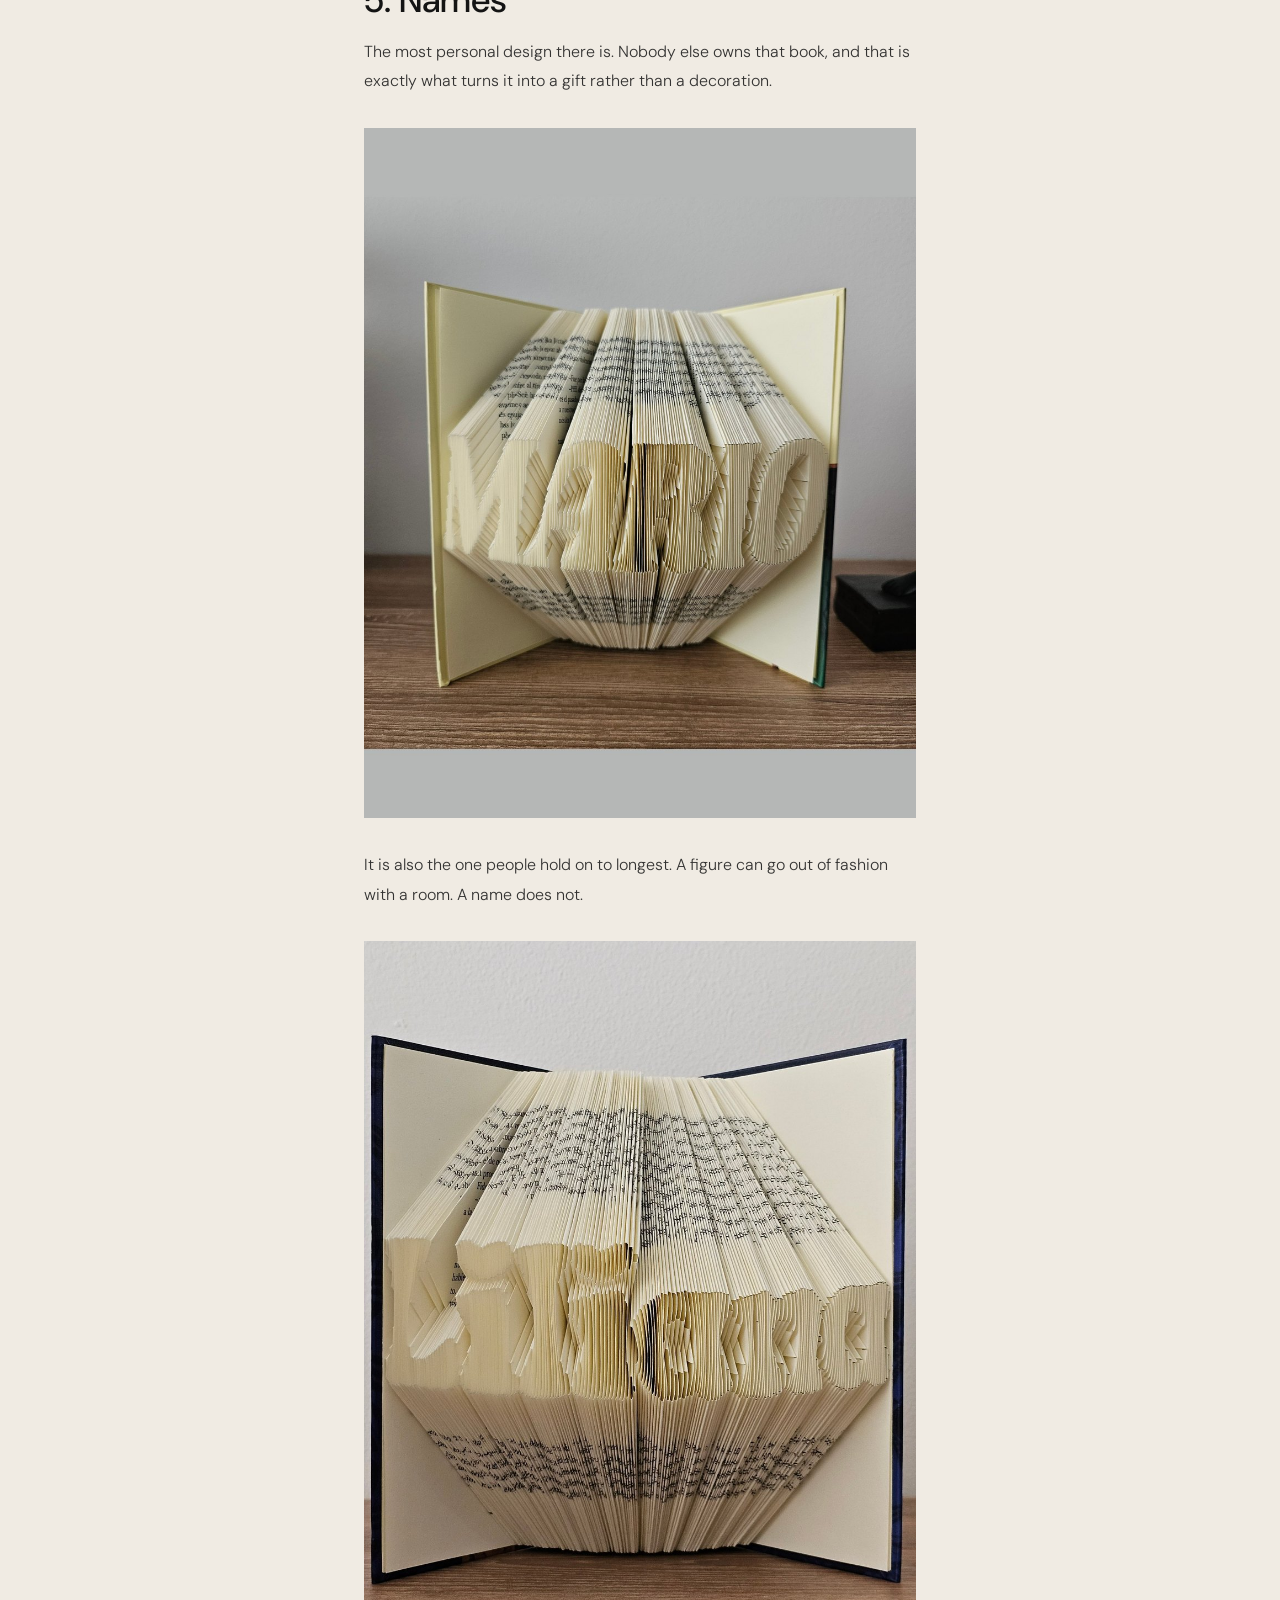
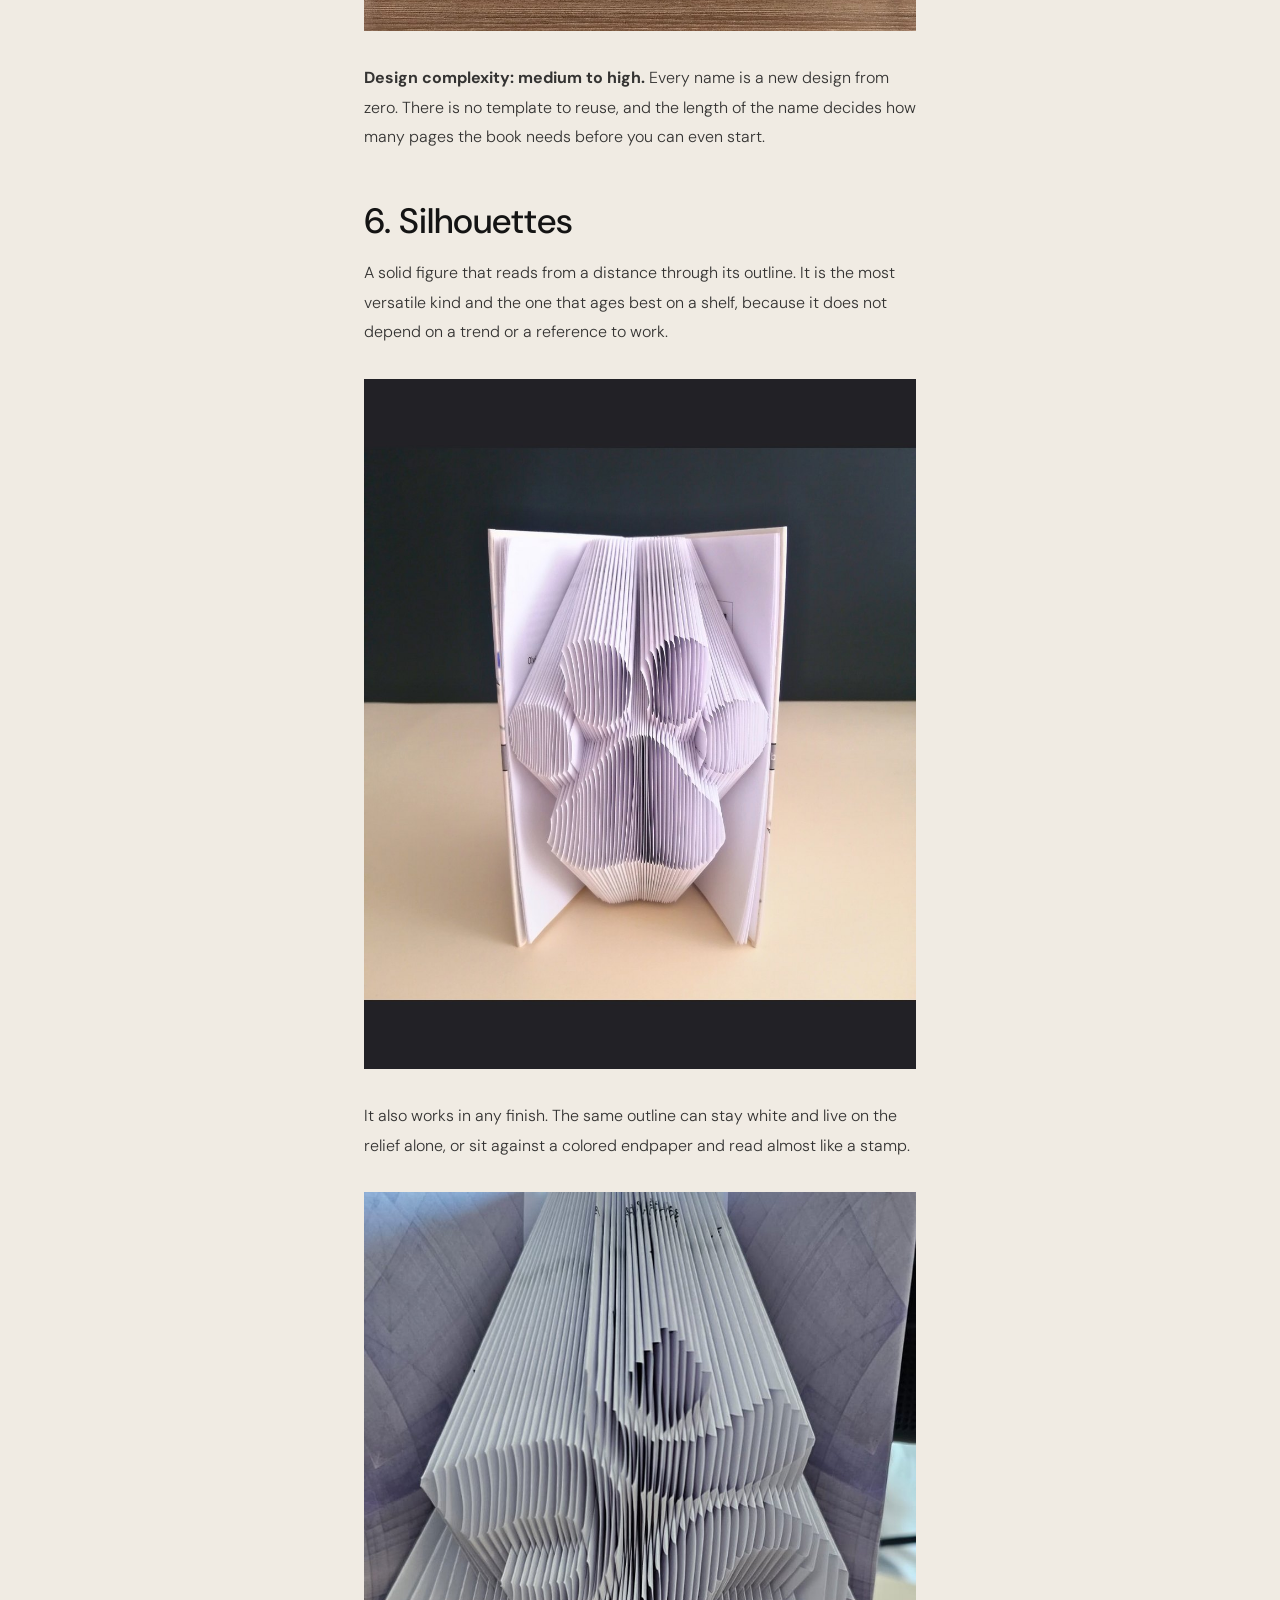
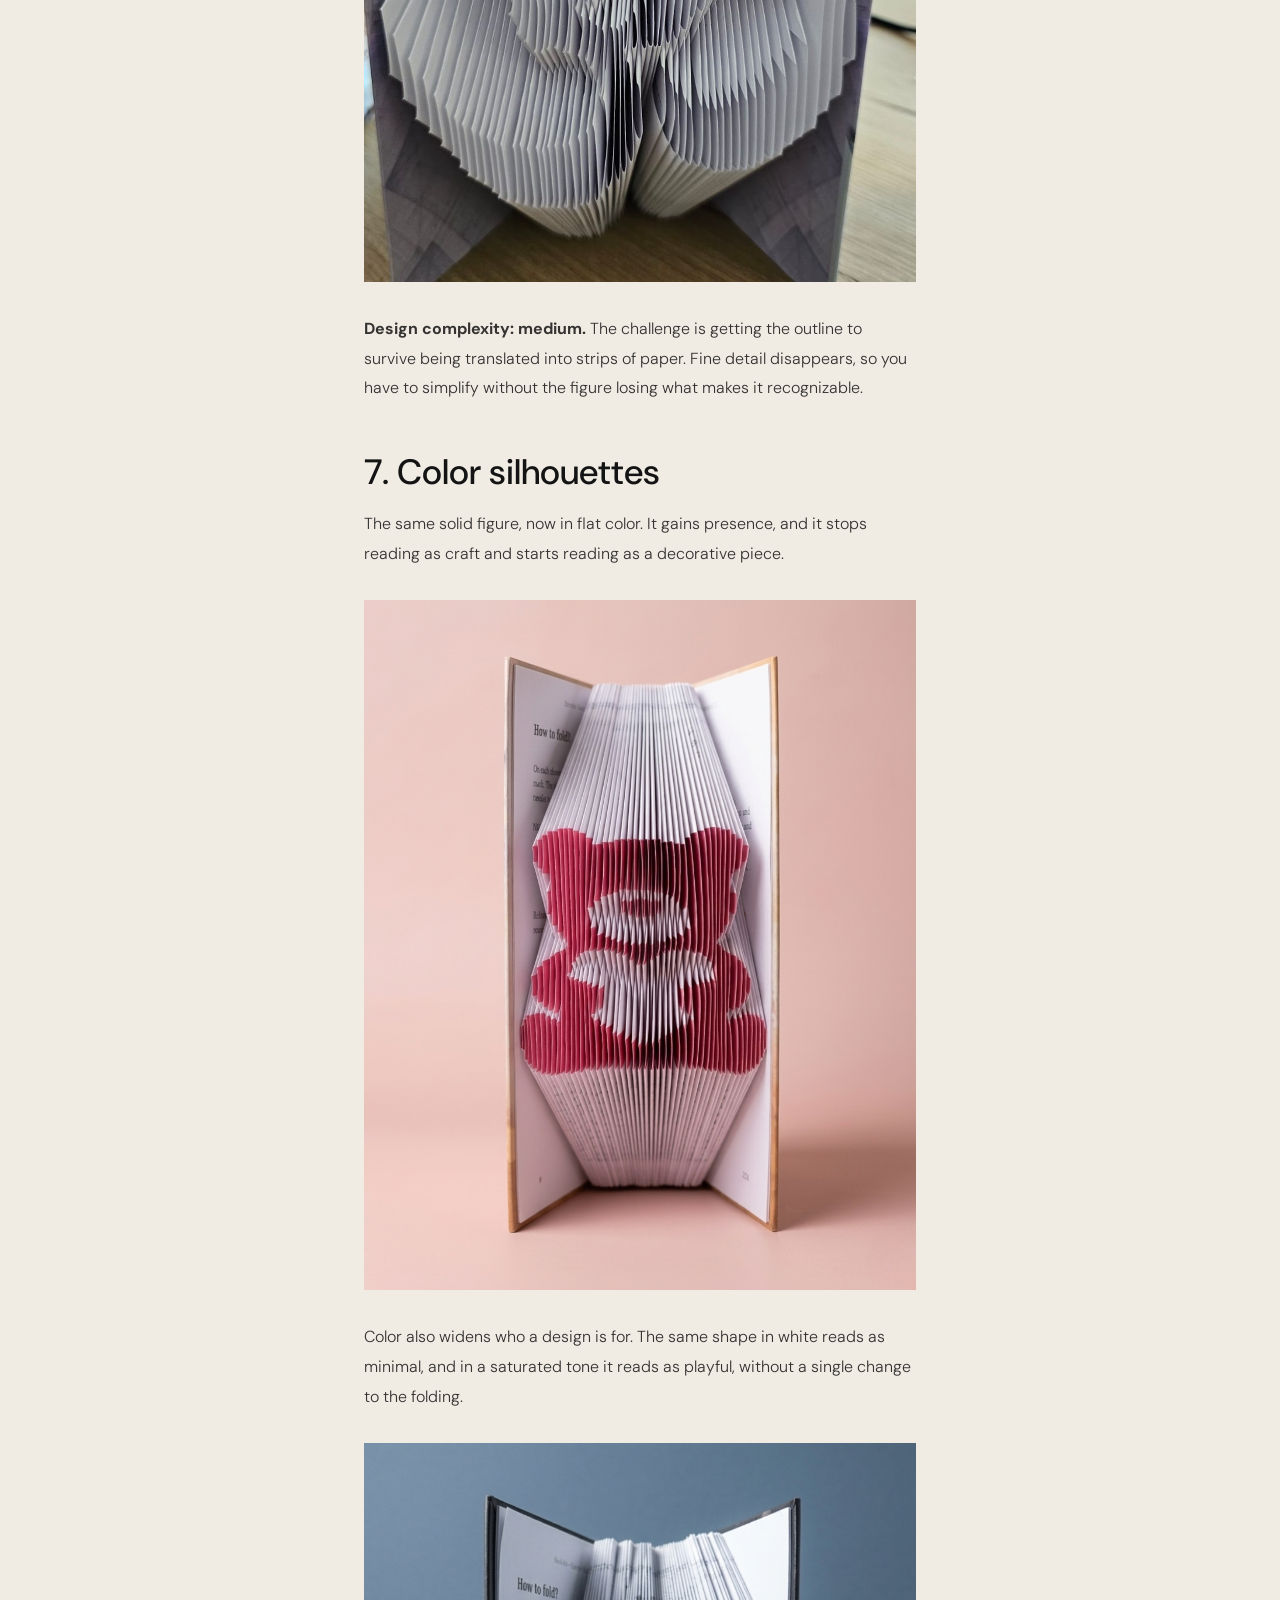
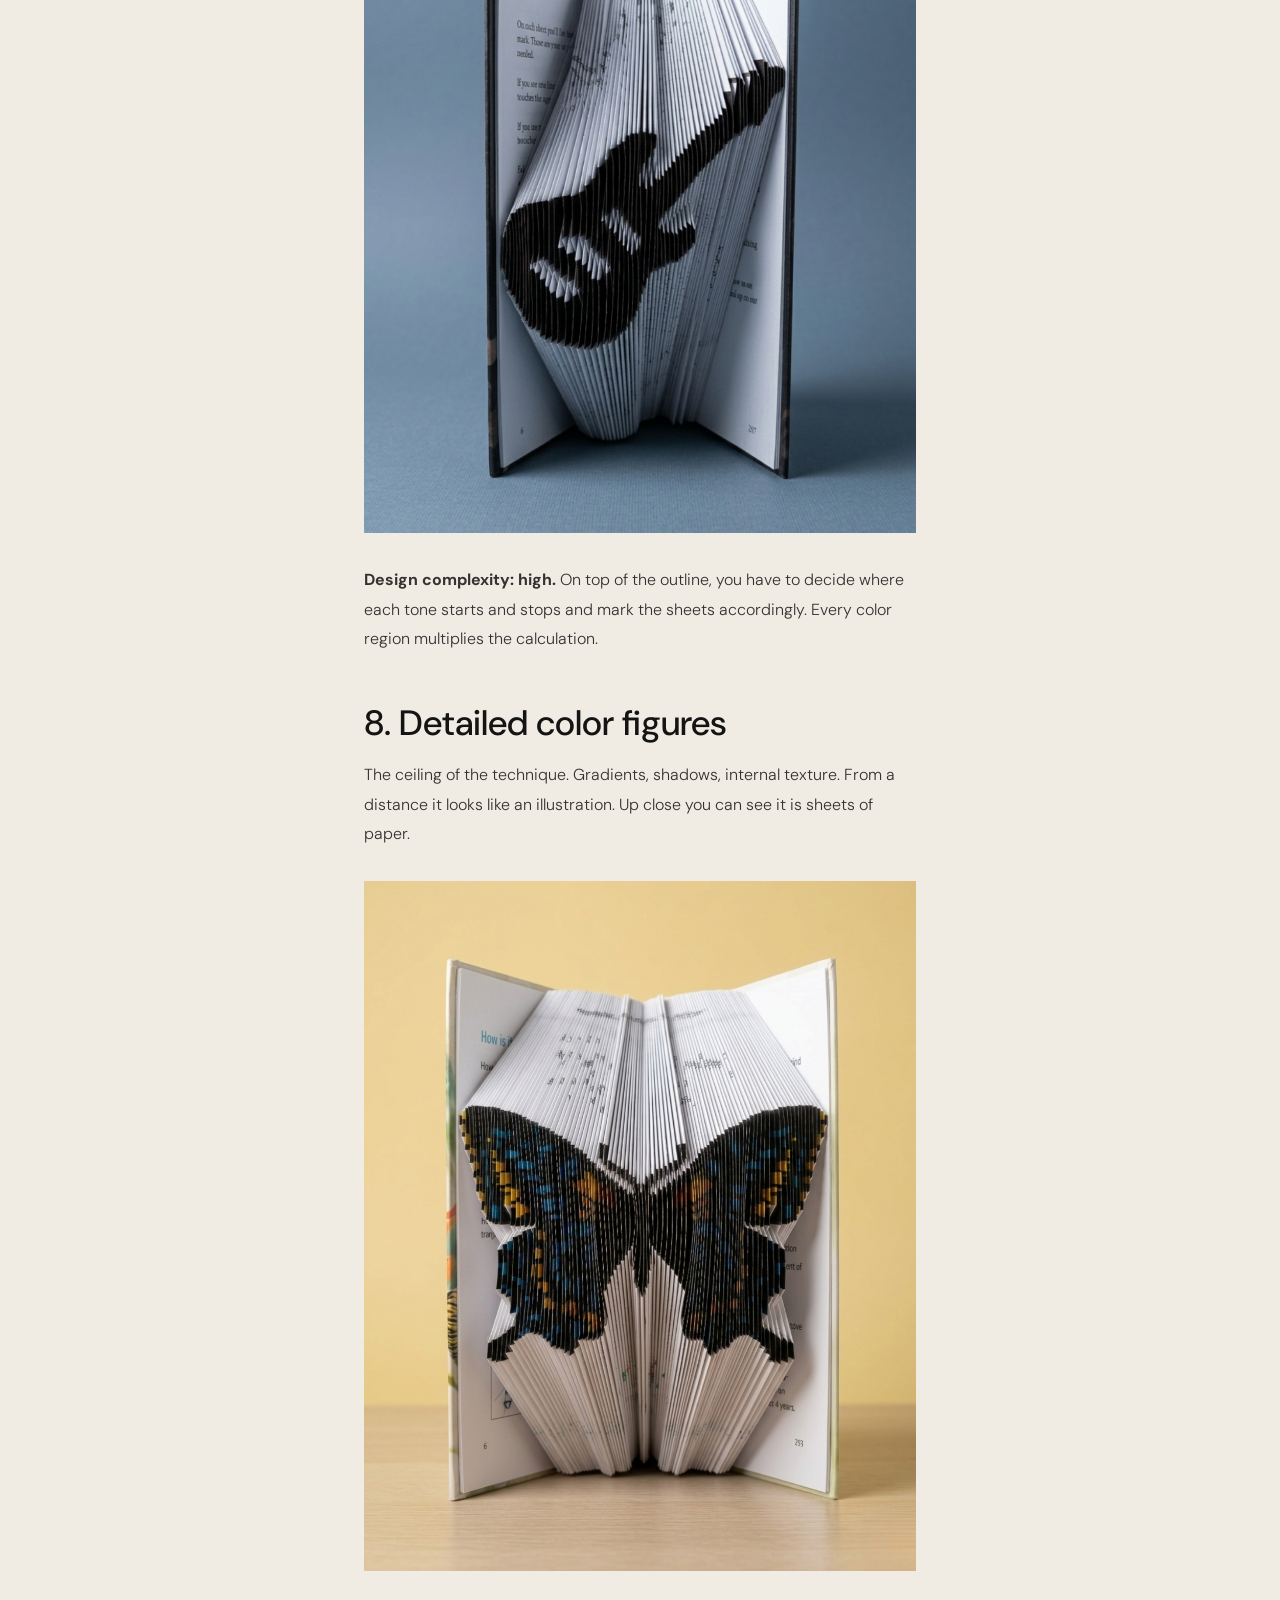
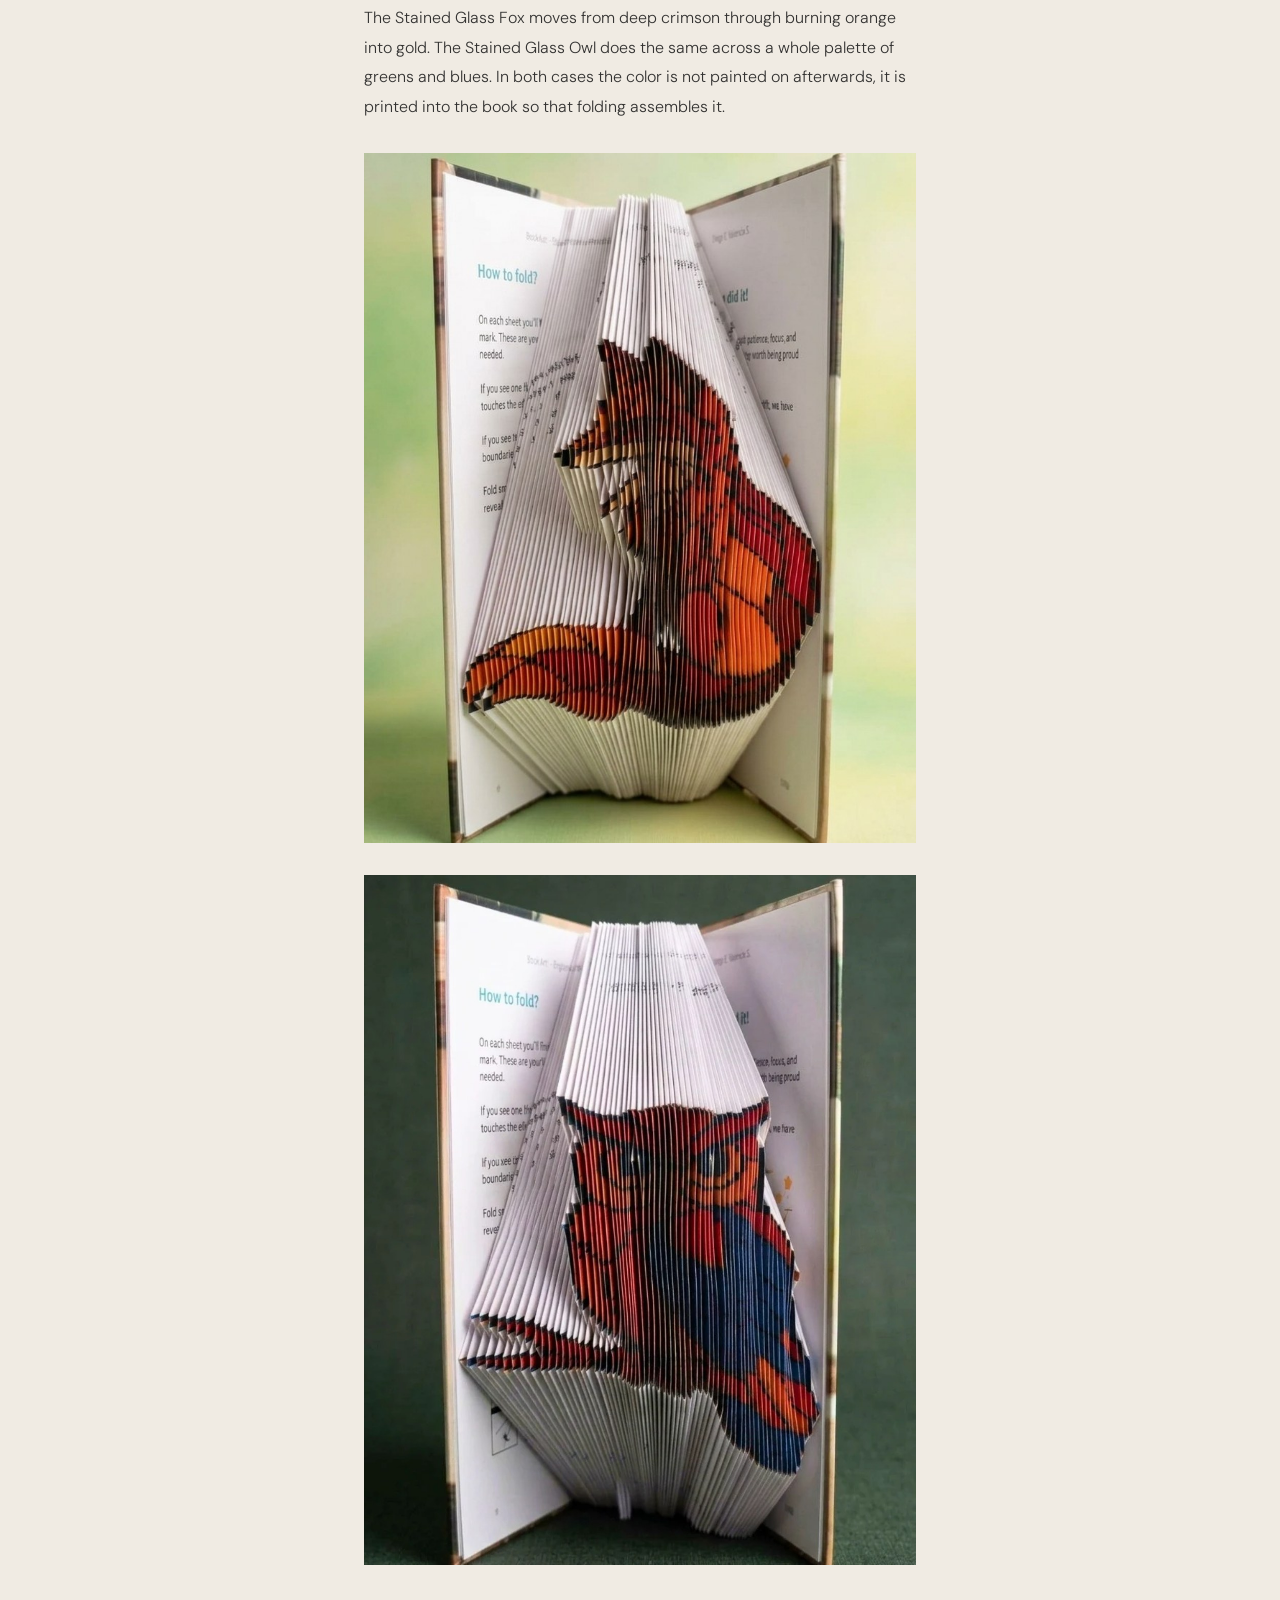
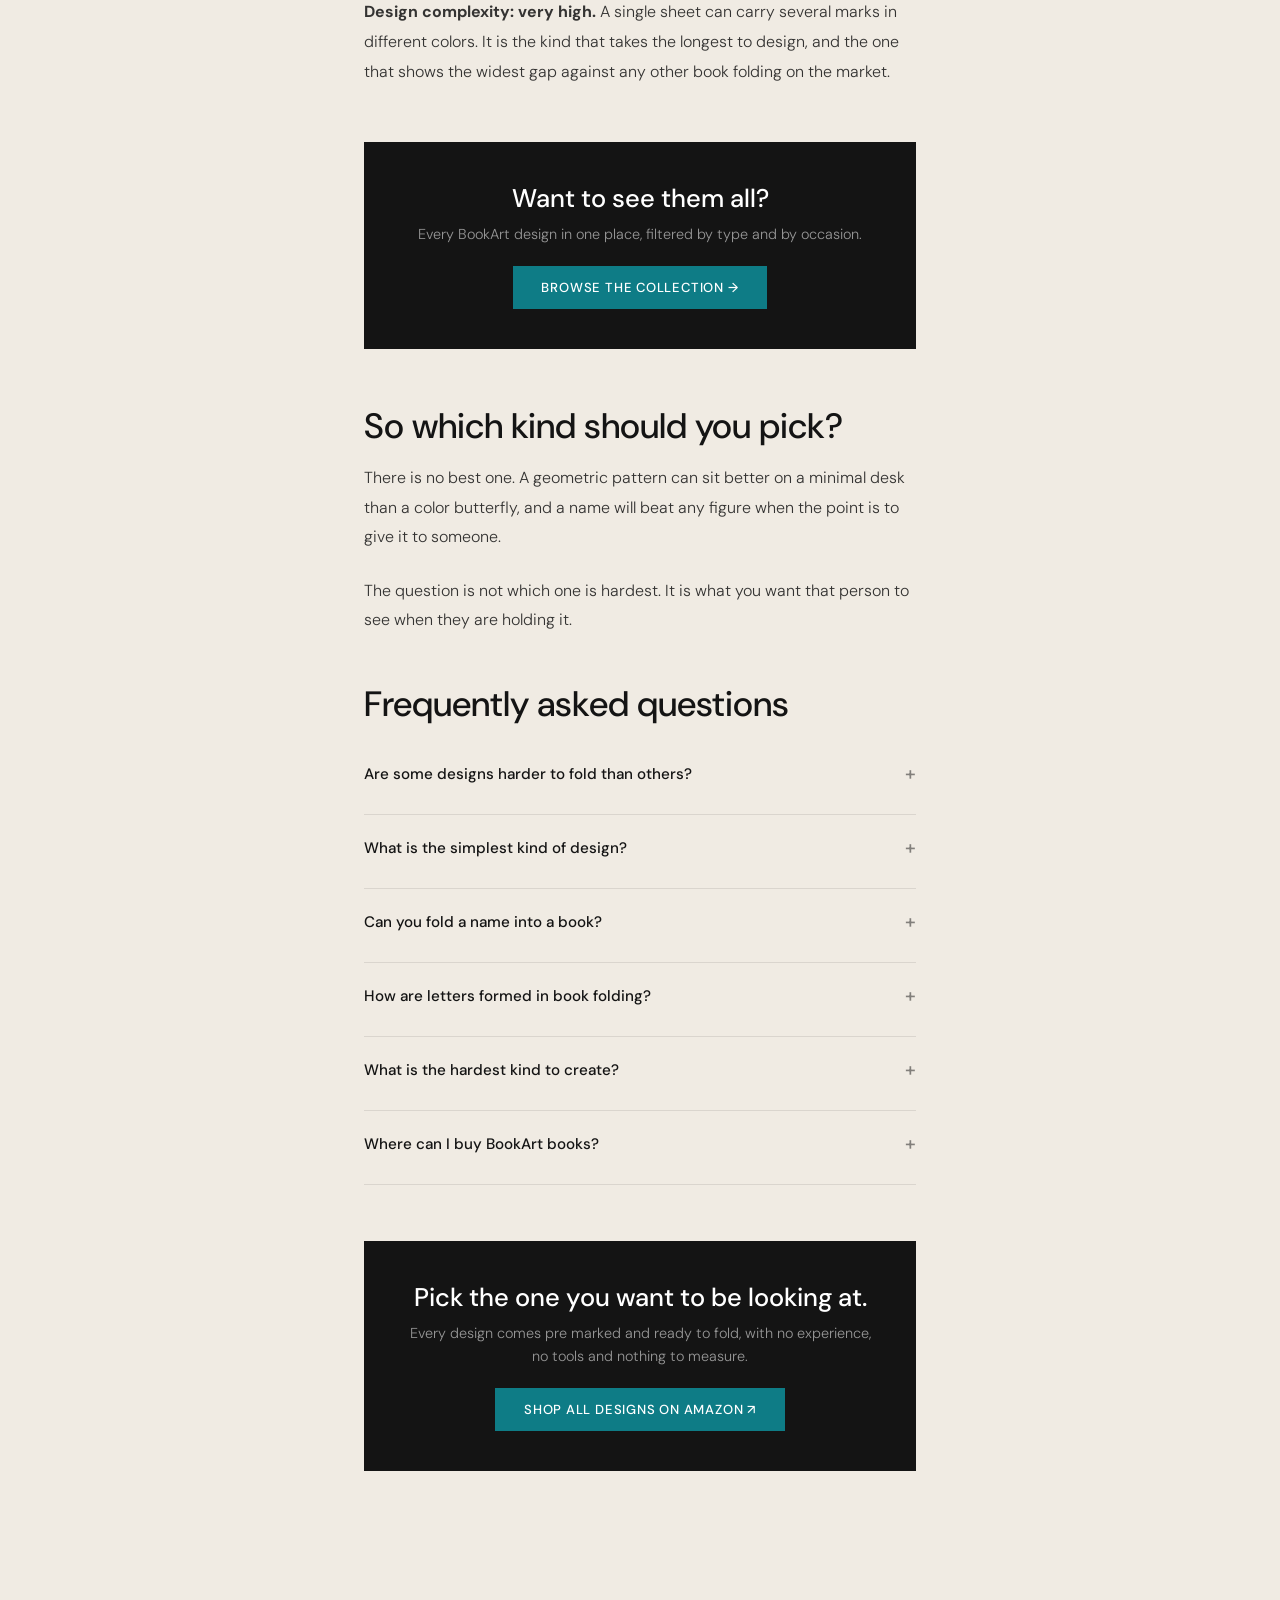
<file: bookart-site/blog/types-of-book-folding-designs.html>
<!DOCTYPE html>
<html lang="en">
<head>
<meta charset="UTF-8">
<meta name="viewport" content="width=device-width, initial-scale=1.0">
<meta name="facebook-domain-verification" content="xoqoeqn3dm3sxv2z9sgh2e6f1o3snc" />

<title>Every Kind of Design You Can Fold Into a Book | BookArt</title>
<meta name="description" content="Book folding always uses the same technique, but the result changes completely. Geometric patterns, symbols, logos, words, names, silhouettes and full color figures, and how hard each one is to design.">
<meta property="og:title" content="Every Kind of Design You Can Fold Into a Book">
<meta property="og:description" content="Same technique, eight very different results. From geometric patterns to full color figures, here is what each kind of book folding design looks like and how hard it is to design.">
<meta property="og:type" content="article">
<meta property="og:url" content="https://bookart.com.co/blog/types-of-book-folding-designs">
<meta property="og:image" content="https://bookart.com.co/images/blog-design-types.jpg">
<meta name="twitter:card" content="summary_large_image">
<meta name="twitter:title" content="Every Kind of Design You Can Fold Into a Book">
<meta name="twitter:description" content="Same technique, eight very different results. What each kind of book folding design looks like and how hard it is to design.">
<meta property="article:published_time" content="2026-11-13">
<meta property="article:modified_time" content="2026-11-13">
<link rel="canonical" href="https://bookart.com.co/blog/types-of-book-folding-designs">

<!-- Schema Article -->
<script type="application/ld+json">
{
  "@context": "https://schema.org",
  "@type": "Article",
  "headline": "Every Kind of Design You Can Fold Into a Book",
  "description": "Book folding always uses the same technique, but the result changes completely. Geometric patterns, symbols, logos, words, names, silhouettes and full color figures, and how hard each one is to design.",
  "author": {"@type": "Organization","name": "BookArt","url": "https://bookart.com.co"},
  "publisher": {"@type": "Organization","name": "BookArt","url": "https://bookart.com.co"},
  "url": "https://bookart.com.co/blog/types-of-book-folding-designs",
  "datePublished": "2026-11-13",
  "dateModified": "2026-11-13",
  "mainEntityOfPage": {"@type": "WebPage","@id": "https://bookart.com.co/blog/types-of-book-folding-designs"},
  "keywords": "book folding designs, book folding patterns, folded book art, geometric book folding, book folding name, book folding letters, color book folding",
  "image": "https://bookart.com.co/images/blog-design-types.jpg"
}
</script>

<!-- Schema FAQ -->
<script type="application/ld+json">
{
  "@context": "https://schema.org",
  "@type": "FAQPage",
  "mainEntity": [
    {"@type": "Question","name": "Are some book folding designs harder to fold than others?","acceptedAnswer": {"@type": "Answer","text": "Not really. Folding is the same gesture in every design. What changes the time is the number of pages, not the kind of figure. The difficulty lives in designing the pattern, not in folding it."}},
    {"@type": "Question","name": "What is the simplest kind of book folding design?","acceptedAnswer": {"@type": "Answer","text": "Geometric patterns. They are built on a mathematical progression, so once the rule is set, the rest of the measurements follow from it."}},
    {"@type": "Question","name": "Can you fold a name into a book?","acceptedAnswer": {"@type": "Answer","text": "Yes, and it is one of the most personal designs you can make. Every name has to be designed from scratch, and the length of the name decides how many pages the book needs."}},
    {"@type": "Question","name": "How are letters formed in book folding?","acceptedAnswer": {"@type": "Answer","text": "The letter is built by the relief, the raised block of folded paper. The hollows carved into that relief give each letter its specific detail. Combining relief and hollows is what makes it possible to reproduce a particular typeface."}},
    {"@type": "Question","name": "What is the hardest kind of book folding design to create?","acceptedAnswer": {"@type": "Answer","text": "Detailed color figures. A single page can carry several marks in different colors, and every color region multiplies the calculation behind the pattern."}},
    {"@type": "Question","name": "Where can I buy BookArt books?","acceptedAnswer": {"@type": "Answer","text": "Every BookArt design is available on Amazon and ships to the US, UK, Canada, and most of Europe."}}
  ]
}
</script>

<link rel="preconnect" href="https://fonts.googleapis.com">
<link href="https://fonts.googleapis.com/css2?family=DM+Sans:wght@300;400;500;600&display=swap" rel="stylesheet" media="print" onload="this.media='all'">
<link rel="stylesheet" href="../styles.css">

<!-- Microsoft Clarity -->
<script type="text/javascript">
    (function(c,l,a,r,i,t,y){
        c[a]=c[a]||function(){(c[a].q=c[a].q||[]).push(arguments)};
        t=l.createElement(r);t.async=1;t.src="https://www.clarity.ms/tag/"+i;
        y=l.getElementsByTagName(r)[0];y.parentNode.insertBefore(t,y);
    })(window, document, "clarity", "script", "xpgqv6jc6l");
</script>

<!-- Google Analytics -->
<script async src="https://www.googletagmanager.com/gtag/js?id=G-TWHT21DVBJ"></script>
<script>
  window.dataLayer = window.dataLayer || [];
  function gtag(){dataLayer.push(arguments);}
  gtag('js', new Date());
  gtag('config', 'G-TWHT21DVBJ');
</script>

<!-- Meta Pixel -->
<script>
!function(f,b,e,v,n,t,s){if(f.fbq)return;n=f.fbq=function(){n.callMethod?
n.callMethod.apply(n,arguments):n.queue.push(arguments)};if(!f._fbq)f._fbq=n;
n.push=n;n.loaded=!0;n.version='2.0';n.queue=[];t=b.createElement(e);t.async=!0;
t.src=v;s=b.getElementsByTagName(e)[0];s.parentNode.insertBefore(t,s)}(window,
document,'script','https://connect.facebook.net/en_US/fbevents.js');
fbq('init', '613374527874007');
fbq('track', 'PageView');
</script>
<noscript><img height="1" width="1" style="display:none" src="https://www.facebook.com/tr?id=613374527874007&ev=PageView&noscript=1"/></noscript>

</head>
<body>

<nav>
  <a href="../index.html" class="logo">
    <img src="../logo-wordmark.png" alt="BookArt" style="height:32px;width:auto;display:block;">
  </a>
  <ul class="nav-links">
    <li><a href="../index.html#how">How it works</a></li>
    <li><a href="../collection.html">Collection</a></li>
    <li><a href="../blog.html" class="active">Blog</a></li>
    <li><a href="https://www.amazon.com/stores/Diego-E.-Valencia-S/author/B0BN4KYQNH" target="_blank" class="nav-btn">Shop on Amazon</a></li>
  </ul>
  <button class="nav-burger" onclick="openMenu()"><span></span><span></span><span></span></button>
</nav>

<div class="mobile-menu" id="mobileMenu">
  <button class="mobile-close" onclick="closeMenu()">✕</button>
  <ul>
    <li><a href="../index.html" onclick="closeMenu()">Home</a></li>
    <li><a href="../collection.html" onclick="closeMenu()">Collection</a></li>
    <li><a href="../blog.html" onclick="closeMenu()">Blog</a></li>
    <li><a href="https://www.amazon.com/stores/Diego-E.-Valencia-S/author/B0BN4KYQNH" target="_blank" onclick="closeMenu()">Shop on Amazon ↗</a></li>
  </ul>
</div>

<!-- ARTICLE HEADER -->
<div class="article-header">
  <div class="breadcrumb">
    <a href="../index.html">Home</a>
    <span>/</span>
    <a href="../blog.html">Blog</a>
    <span>/</span>
    <span>Every kind of design you can fold</span>
  </div>
  <span class="article-tag">Guide · 7 min read</span>
  <h1 class="article-title">Every kind of design you can fold into a book</h1>
  <p class="article-meta">By BookArt · November 2026</p>
  <p class="article-lead">The process never changes. You fold a page where the mark tells you to, move to the next one, and repeat. What changes, enormously, is what appears at the end.</p>

  <a href="../collection.html" class="article-shot" data-label="See all designs"><img src="../images/blog-design-types.jpg" alt="Four kinds of book folding design side by side: geometric, words, silhouette and detailed color"></a>
</div>

<!-- ARTICLE BODY -->
<div class="article-body">

  <p>Book folding has one technique. You fold the sheet where the mark indicates, you move on, you repeat. That part is identical in the simplest design and in the most elaborate one.</p>

  <p>The result is a different story. A book can end up as a clean geometric pattern, a name readable from across the room, or a butterfly with eight colors and shadows in it. Same gesture with your hands, results that have nothing in common.</p>

  <a href="../index.html#how" class="article-shot" data-label="How it works"><img src="../images/fold-detail.jpg" alt="Close up of folded book pages showing the angled relief of the technique"></a>

  <p>What separates one kind from another is not how hard it is to fold. That is decided by the number of pages. It is how hard it is to <strong>design</strong>. Working out where each mark goes, on which sheet and at what height, is where the real work lives.</p>

  <p>Here are the eight kinds, from the simplest to design to the most complex.</p>

  <h2>1. Geometric patterns</h2>

  <p>Pure shapes, with no recognizable figure in them. It works as an object, not as a message. The result looks ordered, almost architectural, and the paper gets to be the star because there is nothing else competing for attention.</p>

  <a href="../collection.html" class="article-shot" data-label="See all designs"><img src="../images/type-geometric.jpg" alt="Geometric book folding pattern with clean angular lines in a folded book"></a>

  <p><strong>Design complexity: low.</strong> It is mathematical repetition. Once you define the progression, the rest of the measurements calculate themselves.</p>

  <h2>2. Symbols</h2>

  <p>A closed, usually symmetrical figure that carries meaning without having to explain itself. It reads instantly, and it tends to sit well in a space where you want calm rather than noise.</p>

  <a href="../collection.html" class="article-shot" data-label="See all designs"><img src="../images/type-symbol.jpg" alt="Symbol folded into a book, shown in relief against a purple endpaper"></a>

  <p><strong>Design complexity: low to medium.</strong> Symmetry helps, because half the work mirrors itself. Closed curves are what force you to fine tune the measurements so the shape does not distort.</p>

  <h2>3. Logos</h2>

  <p>Recognizable instantly, even from across a room. This is the kind that gets the strongest immediate reaction from whoever receives it, because the brain identifies it before it processes what it is looking at.</p>

  <a href="../collection.html" class="article-shot" data-label="See all designs"><img src="../images/type-logo.jpg" alt="Logo folded into a book, standing in relief across the folded pages"></a>

  <p><strong>Design complexity: medium.</strong> The margin for error is tiny. Everybody already carries the proportions of a well known logo in their head, so any deviation is noticed.</p>

  <h2>4. Words</h2>

  <p>A message written in folded paper. The letter is built by the <strong>relief</strong>, the raised block of paper that comes forward out of the book. The hollows carved into that relief are what give each letter its specific detail.</p>

  <a href="../collection.html" class="article-shot" data-label="See all designs"><img src="../images/type-word.jpg" alt="The word believe folded into a book, letters formed by the relief of the pages"></a>

  <p>That combination of relief and hollow is also what makes it possible to reproduce a particular typeface, not just a generic letter shape. The curve of a lowercase letter, the weight of a serif, the slant of an italic, all of it can be built out of paper.</p>

  <p><strong>Design complexity: medium.</strong> Legibility and spacing have to be solved at the same time. Letters with enclosed counters are the ones that complicate the calculation.</p>

  <h2>5. Names</h2>

  <p>The most personal design there is. Nobody else owns that book, and that is exactly what turns it into a gift rather than a decoration.</p>

  <a href="../collection.html" class="article-shot" data-label="See all designs"><img src="../images/type-name-mario.jpg" alt="A name folded into a book, each letter formed by the relief of the pages"></a>

  <p>It is also the one people hold on to longest. A figure can go out of fashion with a room. A name does not.</p>

  <a href="../collection.html" class="article-shot" data-label="See all designs"><img src="../images/type-name-liliana.jpg" alt="A longer name folded into a book, shown across the full width of the pages"></a>

  <p><strong>Design complexity: medium to high.</strong> Every name is a new design from zero. There is no template to reuse, and the length of the name decides how many pages the book needs before you can even start.</p>

  <h2>6. Silhouettes</h2>

  <p>A solid figure that reads from a distance through its outline. It is the most versatile kind and the one that ages best on a shelf, because it does not depend on a trend or a reference to work.</p>

  <a href="https://www.amazon.com/dp/B0DH3FN6MS" target="_blank" rel="noopener" onclick="gtag('event', 'click_amazon', {item: 'Blog Types Paw Print'});fbq('trackCustom', 'click_amazon_product', {item: 'Blog Types Paw Print'})" class="article-shot" data-label="Paw Print on Amazon"><img src="../images/type-silhouette-paw.jpg" alt="Paw print silhouette folded into a book in white paper"></a>

  <p>It also works in any finish. The same outline can stay white and live on the relief alone, or sit against a colored endpaper and read almost like a stamp.</p>

  <a href="../collection.html" class="article-shot" data-label="See all designs"><img src="../images/type-silhouette-relief.jpg" alt="Paw print silhouette folded in relief against a lilac background"></a>

  <p><strong>Design complexity: medium.</strong> The challenge is getting the outline to survive being translated into strips of paper. Fine detail disappears, so you have to simplify without the figure losing what makes it recognizable.</p>

  <h2>7. Color silhouettes</h2>

  <p>The same solid figure, now in flat color. It gains presence, and it stops reading as craft and starts reading as a decorative piece.</p>

  <a href="https://www.amazon.com/dp/B0GXRNTDBH" target="_blank" rel="noopener" onclick="gtag('event', 'click_amazon', {item: 'Blog Types Pink Teddy Bear'});fbq('trackCustom', 'click_amazon_product', {item: 'Blog Types Pink Teddy Bear'})" class="article-shot" data-label="Pink Teddy Bear on Amazon"><img src="../images/pink-teddy-bear.jpg" alt="Pink teddy bear book folding sculpture in flat color"></a>

  <p>Color also widens who a design is for. The same shape in white reads as minimal, and in a saturated tone it reads as playful, without a single change to the folding.</p>

  <a href="https://www.amazon.com/dp/B0H39C6L9S" target="_blank" rel="noopener" onclick="gtag('event', 'click_amazon', {item: 'Blog Types Electric Guitar'});fbq('trackCustom', 'click_amazon_product', {item: 'Blog Types Electric Guitar'})" class="article-shot" data-label="Electric Guitar on Amazon"><img src="../images/electric-guitar.jpg" alt="Electric guitar book folding sculpture in flat color"></a>

  <p><strong>Design complexity: high.</strong> On top of the outline, you have to decide where each tone starts and stops and mark the sheets accordingly. Every color region multiplies the calculation.</p>

  <h2>8. Detailed color figures</h2>

  <p>The ceiling of the technique. Gradients, shadows, internal texture. From a distance it looks like an illustration. Up close you can see it is sheets of paper.</p>

  <a href="https://www.amazon.com/dp/B0DG8L7WK5" target="_blank" rel="noopener" onclick="gtag('event', 'click_amazon', {item: 'Blog Types Butterfly'});fbq('trackCustom', 'click_amazon_product', {item: 'Blog Types Butterfly'})" class="article-shot" data-label="Butterfly on Amazon"><img src="../images/butterfly-color.jpg" alt="Detailed full color butterfly folded into a book, with gradients across the wings"></a>

  <p>The Stained Glass Fox moves from deep crimson through burning orange into gold. The Stained Glass Owl does the same across a whole palette of greens and blues. In both cases the color is not painted on afterwards, it is printed into the book so that folding assembles it.</p>

  <a href="https://www.amazon.com/dp/B0HLZVXH4G" target="_blank" rel="noopener" onclick="gtag('event', 'click_amazon', {item: 'Blog Types Stained Glass Fox'});fbq('trackCustom', 'click_amazon_product', {item: 'Blog Types Stained Glass Fox'})" class="article-shot" data-label="Stained Glass Fox on Amazon"><img src="../images/stained-glass-fox.jpg" alt="Stained Glass Fox book folding sculpture in crimson, orange and gold"></a>

  <a href="https://www.amazon.com/dp/B0HLZTH1PC" target="_blank" rel="noopener" onclick="gtag('event', 'click_amazon', {item: 'Blog Types Stained Glass Owl'});fbq('trackCustom', 'click_amazon_product', {item: 'Blog Types Stained Glass Owl'})" class="article-shot" data-label="Stained Glass Owl on Amazon"><img src="../images/stained-glass-owl.jpg" alt="Stained Glass Owl book folding sculpture in a full stained glass palette"></a>

  <p><strong>Design complexity: very high.</strong> A single sheet can carry several marks in different colors. It is the kind that takes the longest to design, and the one that shows the widest gap against any other book folding on the market.</p>

  <div class="article-cta">
    <strong>Want to see them all?</strong>
    <p>Every BookArt design in one place, filtered by type and by occasion.</p>
    <a href="../collection.html" class="btn-cta">Browse the collection →</a>
  </div>

  <h2>So which kind should you pick?</h2>

  <p>There is no best one. A geometric pattern can sit better on a minimal desk than a color butterfly, and a name will beat any figure when the point is to give it to someone.</p>

  <p>The question is not which one is hardest. It is what you want that person to see when they are holding it.</p>

  <!-- FAQ -->
  <div class="article-faq">
    <h2>Frequently asked questions</h2>

    <div class="faq-item">
      <div class="faq-q">Are some designs harder to fold than others?</div>
      <div class="faq-a">Not really. Folding is the same gesture in every design. What changes the time is the number of pages, not the kind of figure. The difficulty lives in designing the pattern, not in folding it.</div>
    </div>

    <div class="faq-item">
      <div class="faq-q">What is the simplest kind of design?</div>
      <div class="faq-a">Geometric patterns. They are built on a mathematical progression, so once the rule is set, the rest of the measurements follow from it.</div>
    </div>

    <div class="faq-item">
      <div class="faq-q">Can you fold a name into a book?</div>
      <div class="faq-a">Yes, and it is one of the most personal designs you can make. Every name has to be designed from scratch, and the length of the name decides how many pages the book needs.</div>
    </div>

    <div class="faq-item">
      <div class="faq-q">How are letters formed in book folding?</div>
      <div class="faq-a">The letter is built by the relief, the raised block of folded paper. The hollows carved into that relief give each letter its specific detail. Combining relief and hollows is what makes it possible to reproduce a particular typeface.</div>
    </div>

    <div class="faq-item">
      <div class="faq-q">What is the hardest kind to create?</div>
      <div class="faq-a">Detailed color figures. A single page can carry several marks in different colors, and every color region multiplies the calculation behind the pattern.</div>
    </div>

    <div class="faq-item">
      <div class="faq-q">Where can I buy BookArt books?</div>
      <div class="faq-a">Every BookArt design is available on Amazon and ships to the US, UK, Canada, and most of Europe. You can browse all of them on the collection page.</div>
    </div>

  </div>

  <div class="article-cta">
    <strong>Pick the one you want to be looking at.</strong>
    <p>Every design comes pre marked and ready to fold, with no experience, no tools and nothing to measure.</p>
    <a href="https://www.amazon.com/stores/Diego-E.-Valencia-S/author/B0BN4KYQNH" target="_blank" class="btn-cta" onclick="gtag('event', 'click_amazon', {item: 'Blog Design Types CTA'});fbq('trackCustom', 'click_amazon_product', {item: 'Blog Design Types CTA'})">Shop all designs on Amazon ↗</a>
  </div>

</div>

<!-- RELATED -->
<div class="related">
  <div class="related-inner">
    <span class="section-eyebrow">Keep reading</span>
    <div class="related-grid">
      <a href="three-types-of-bookart.html" class="related-card">
        <span class="related-tag">Guide</span>
        <div class="related-title">The three types of BookArt: which one is for you</div>
        <span class="related-read">Read the guide →</span>
      </a>
      <a href="what-is-book-folding.html" class="related-card">
        <span class="related-tag">Guide</span>
        <div class="related-title">What is book folding? A complete beginner's guide</div>
        <span class="related-read">Read the guide →</span>
      </a>
      <a href="../collection.html" class="related-card">
        <span class="related-tag">Collection</span>
        <div class="related-title">Browse all book folding designs, 25+ sculptures</div>
        <span class="related-read">View collection →</span>
      </a>
    </div>
  </div>
</div>

<footer>
  <a href="../index.html" class="footer-logo">
    <img src="../logo-wordmark.png" alt="BookArt" style="height:28px;width:auto;display:block;filter:brightness(0) invert(1);">
  </a>
  <p>© 2026 BookArt by Diego E. Valencia S.</p>
  <div class="footer-links">
    <a href="https://instagram.com/bookart_co" target="_blank">Instagram</a>
    <a href="https://tiktok.com/@bookartco" target="_blank">TikTok</a>
    <a href="../blog.html">Blog</a>
  </div>
</footer>

<script>
// FAQ accordion
document.querySelectorAll('.faq-q').forEach(q => {
  q.addEventListener('click', () => {
    const item = q.parentElement;
    const wasOpen = item.classList.contains('open');
    document.querySelectorAll('.faq-item').forEach(i => i.classList.remove('open'));
    if(!wasOpen) item.classList.add('open');
  });
});
function openMenu(){ document.getElementById('mobileMenu').classList.add('open') }
function closeMenu(){ document.getElementById('mobileMenu').classList.remove('open') }
</script>

<a href="https://www.amazon.com/stores/Diego-E.-Valencia-S/author/B0BN4KYQNH" target="_blank" class="mobile-shop-btn" onclick="gtag('event', 'click_amazon', {item: 'Mobile Sticky Button'});fbq('trackCustom', 'click_amazon_sticky')">
  Shop on Amazon ↗
</a>

</body>
</html>
</file>
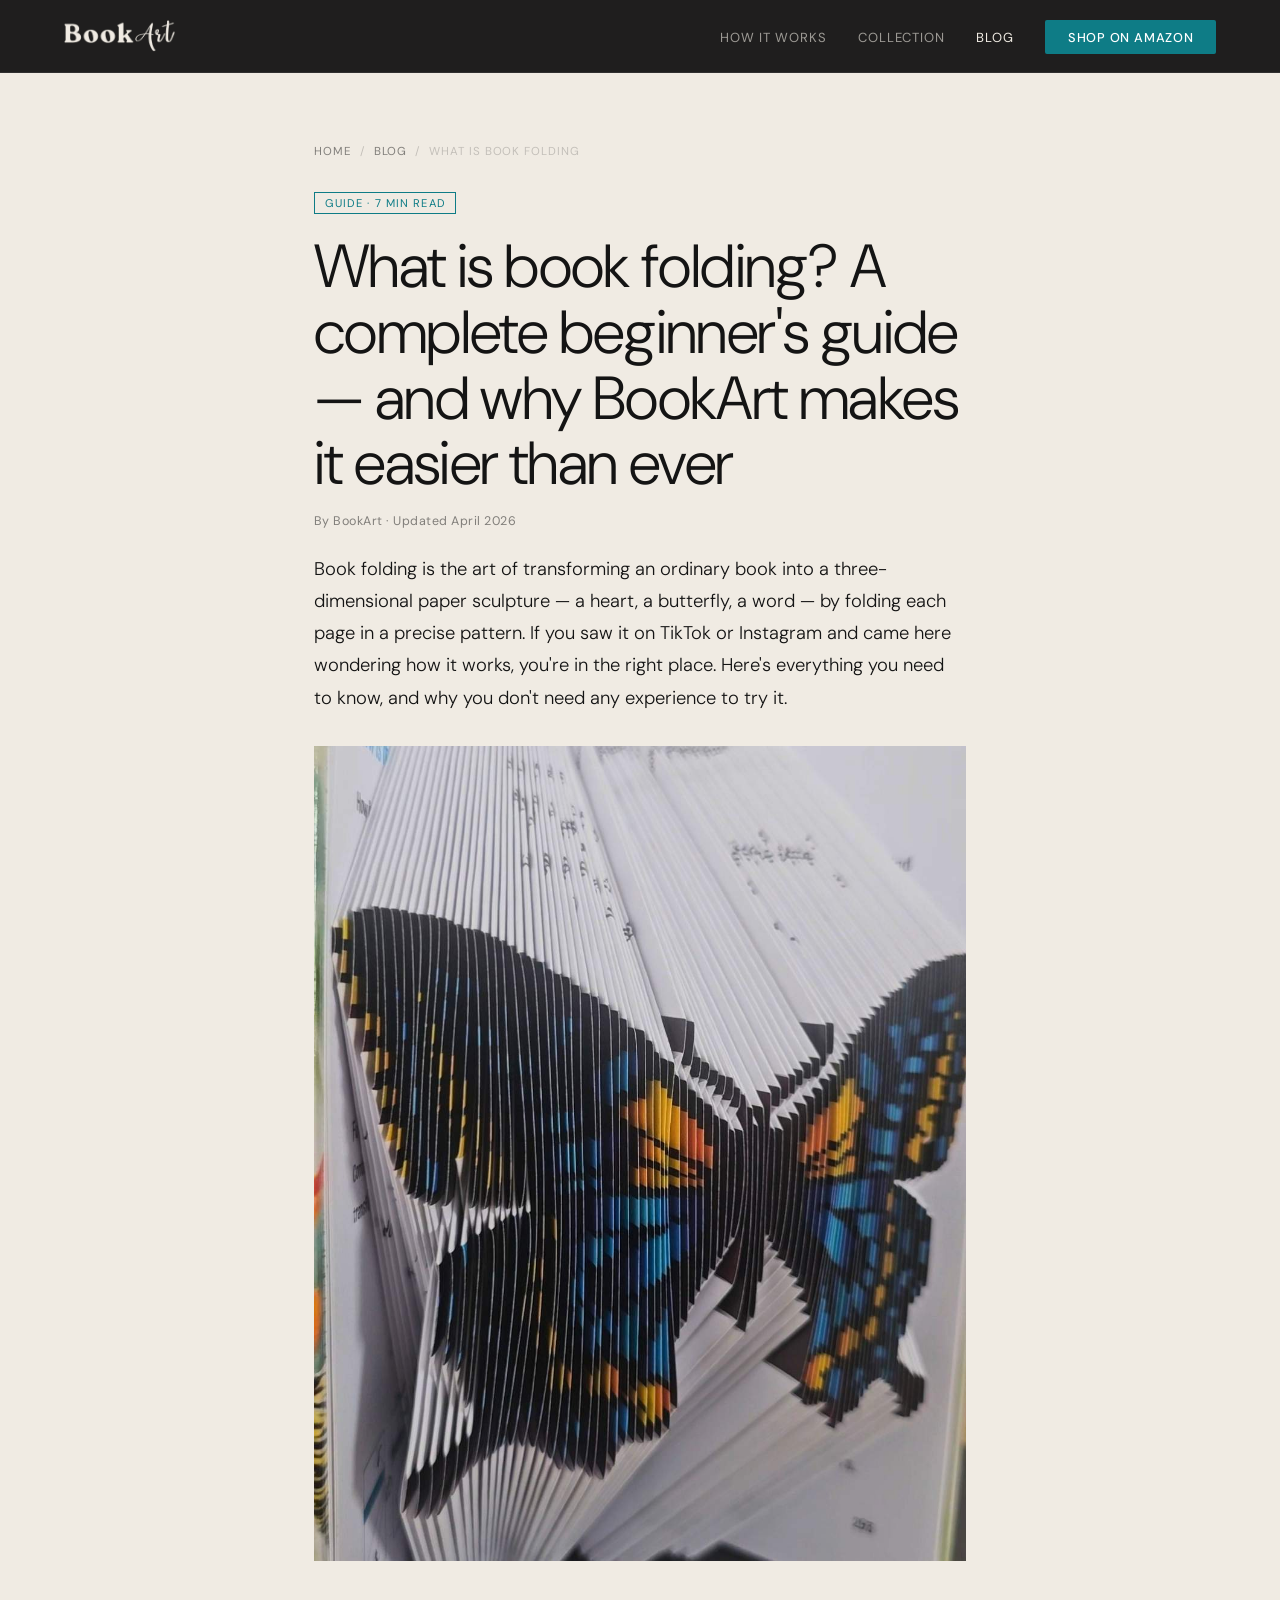
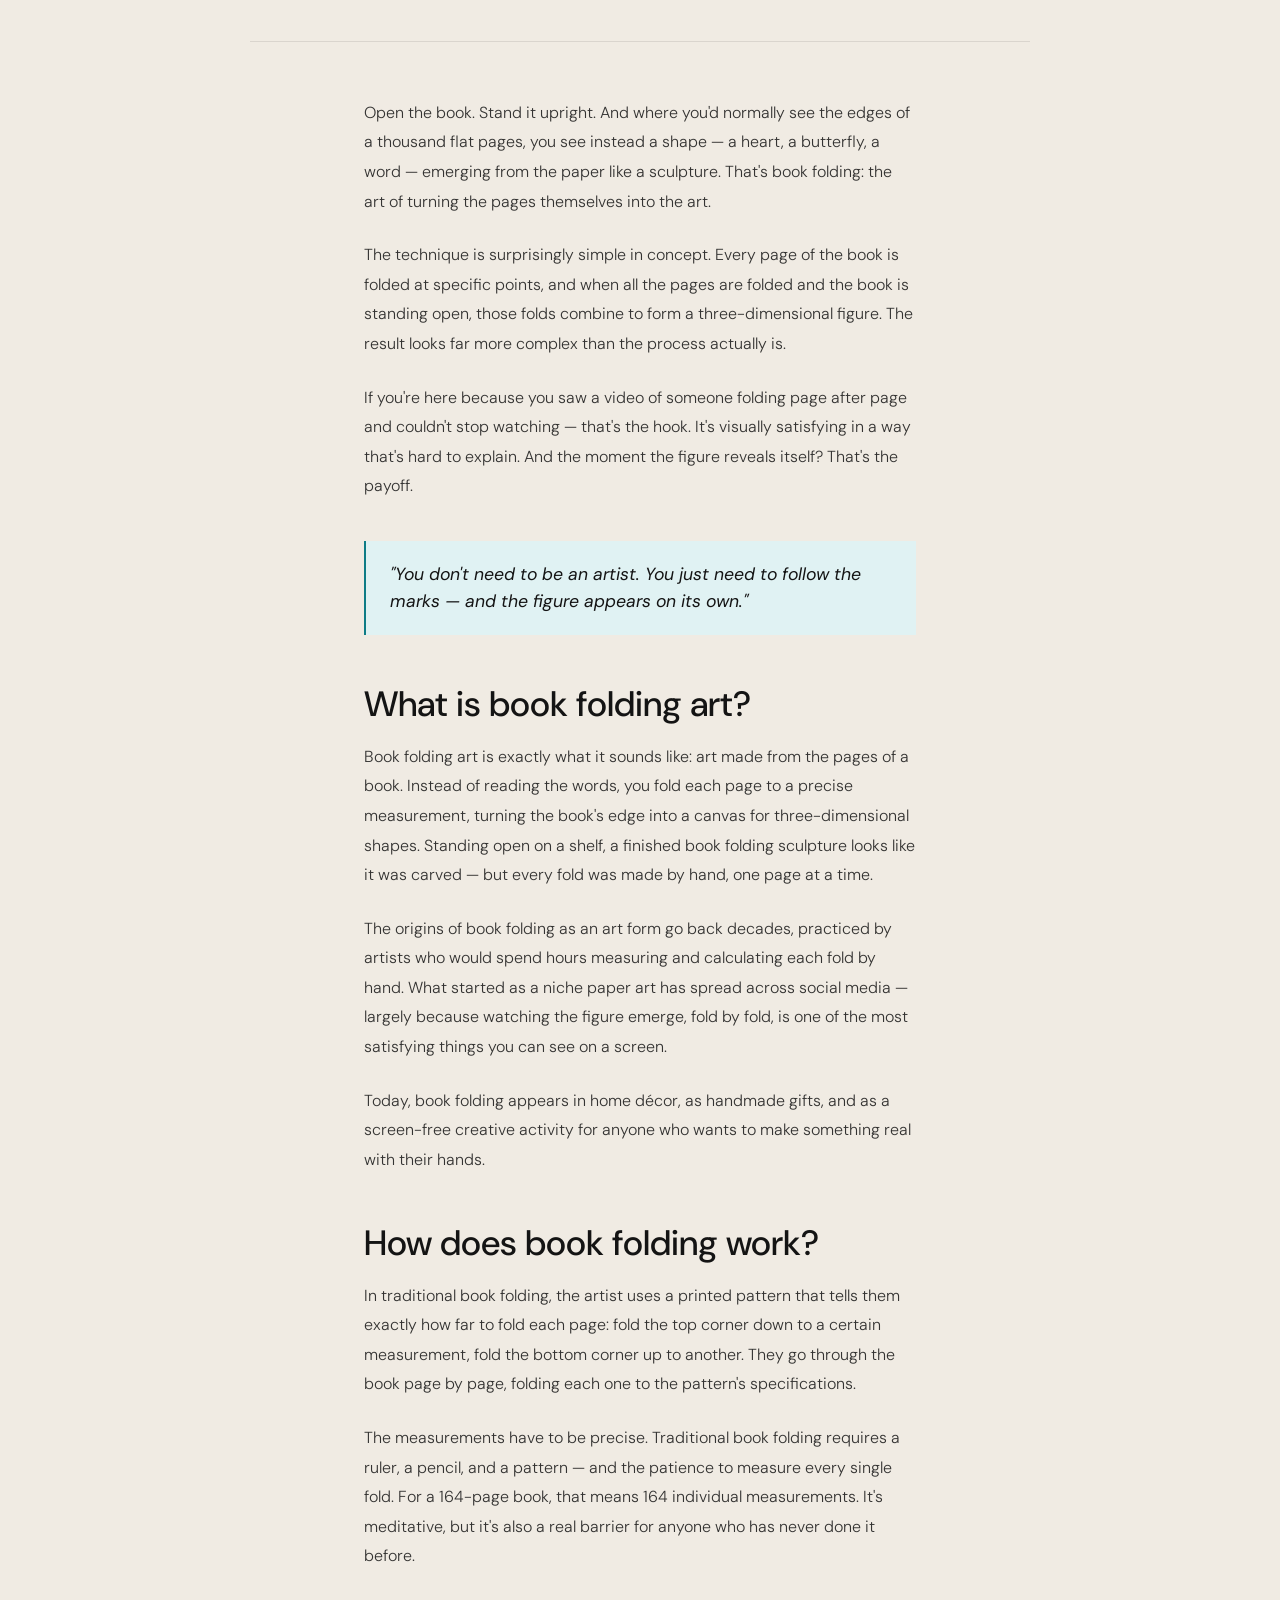
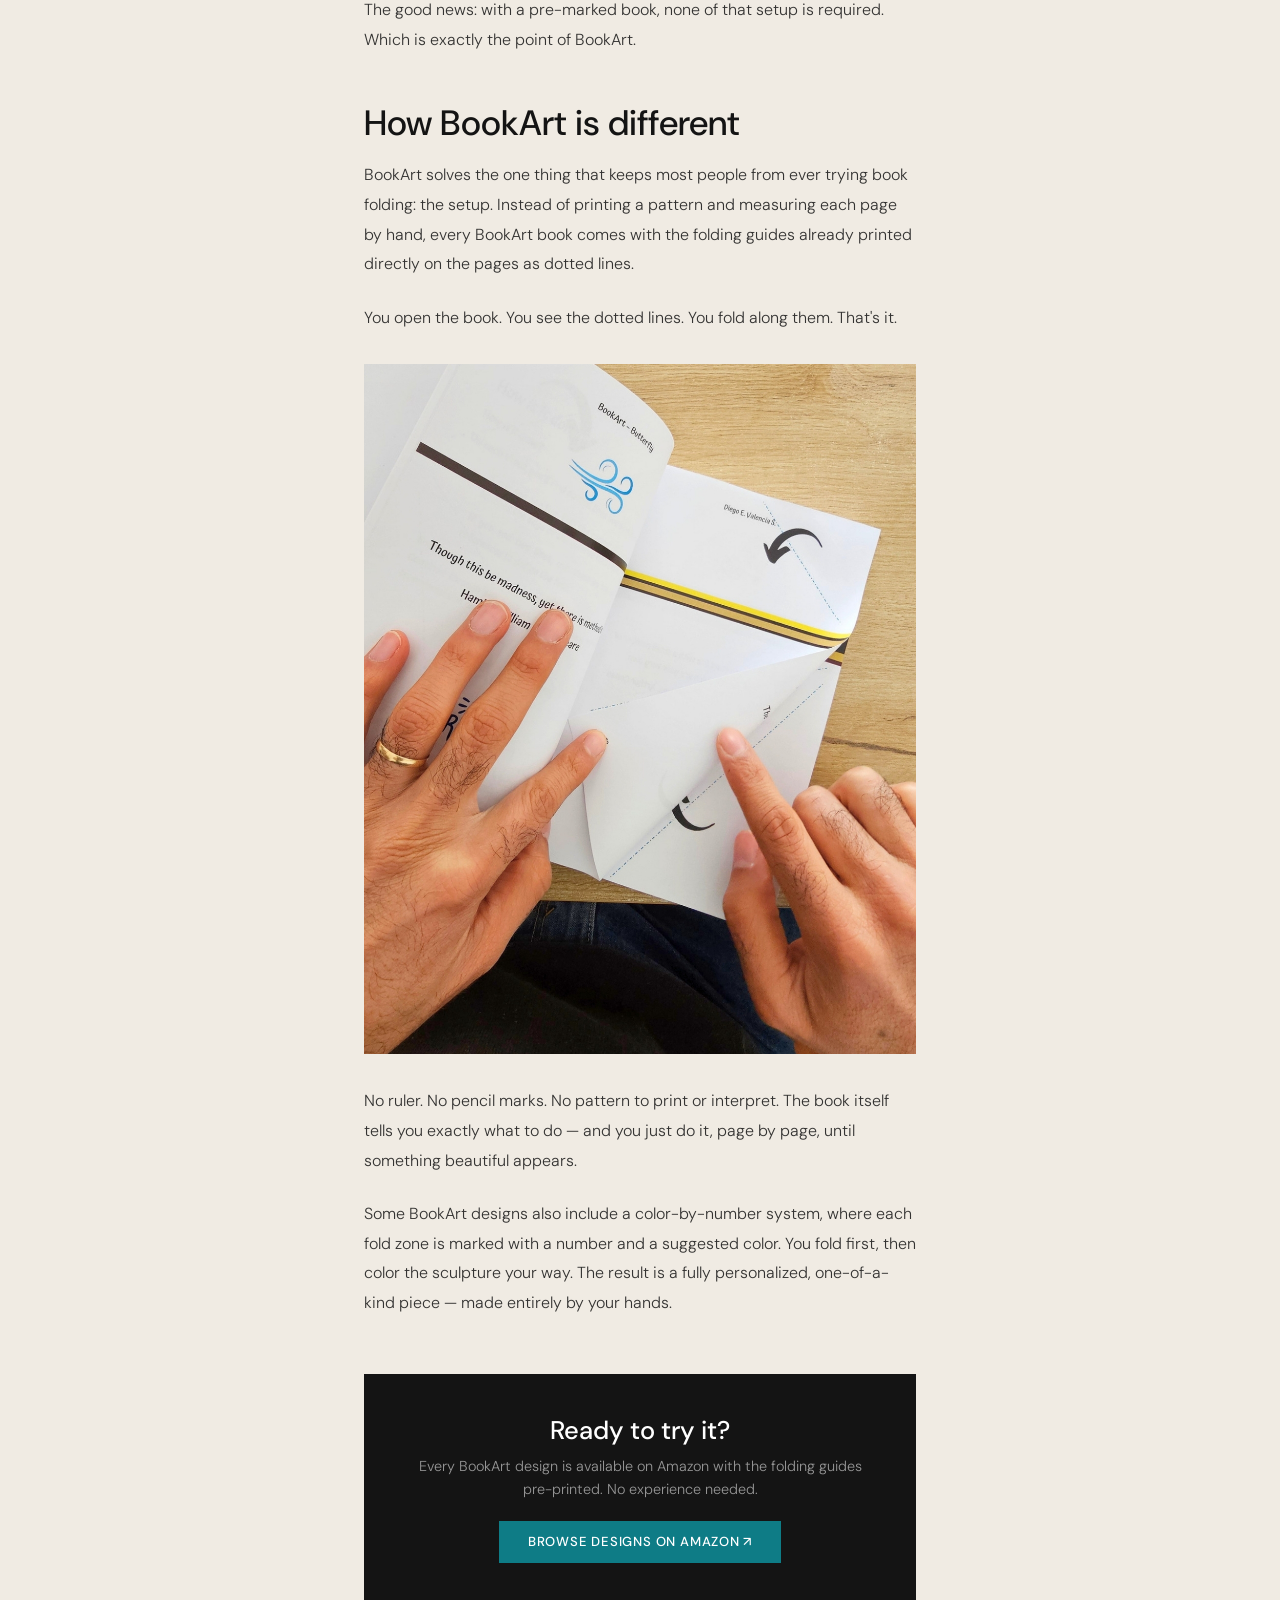
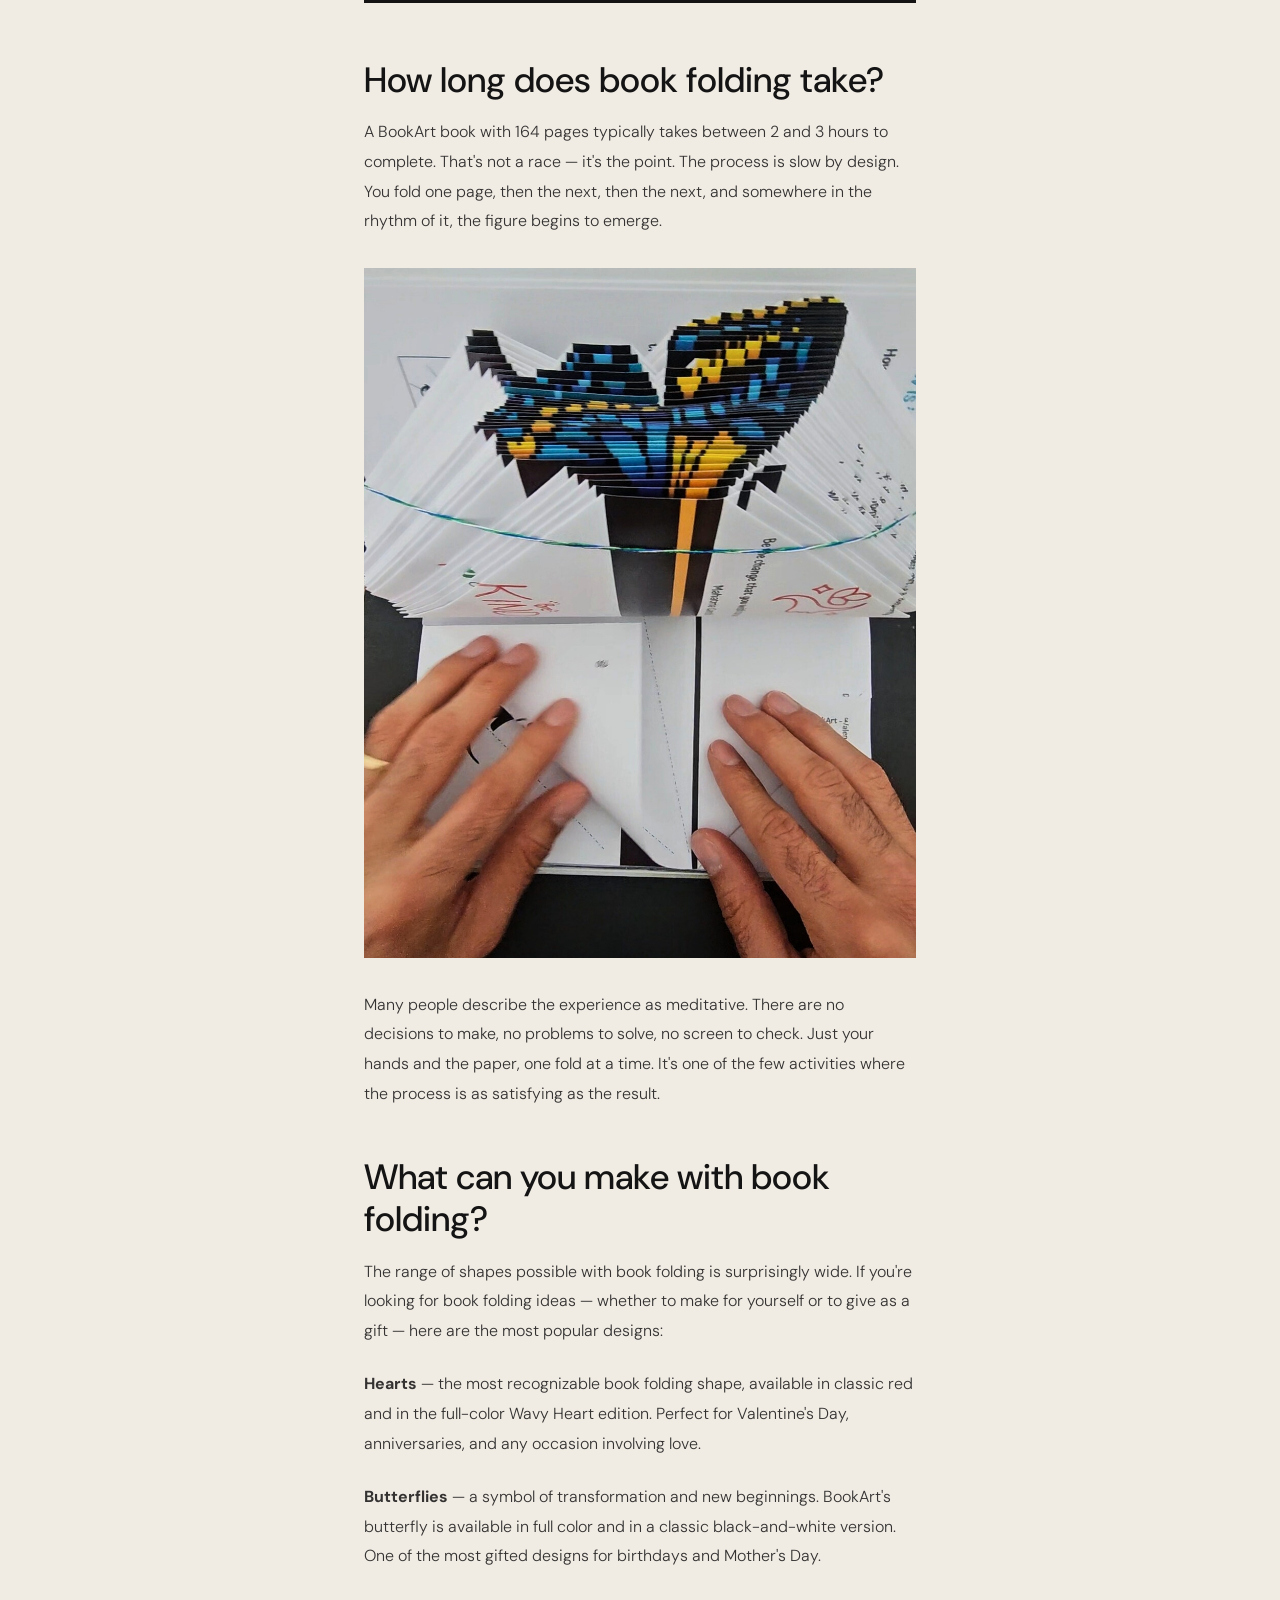
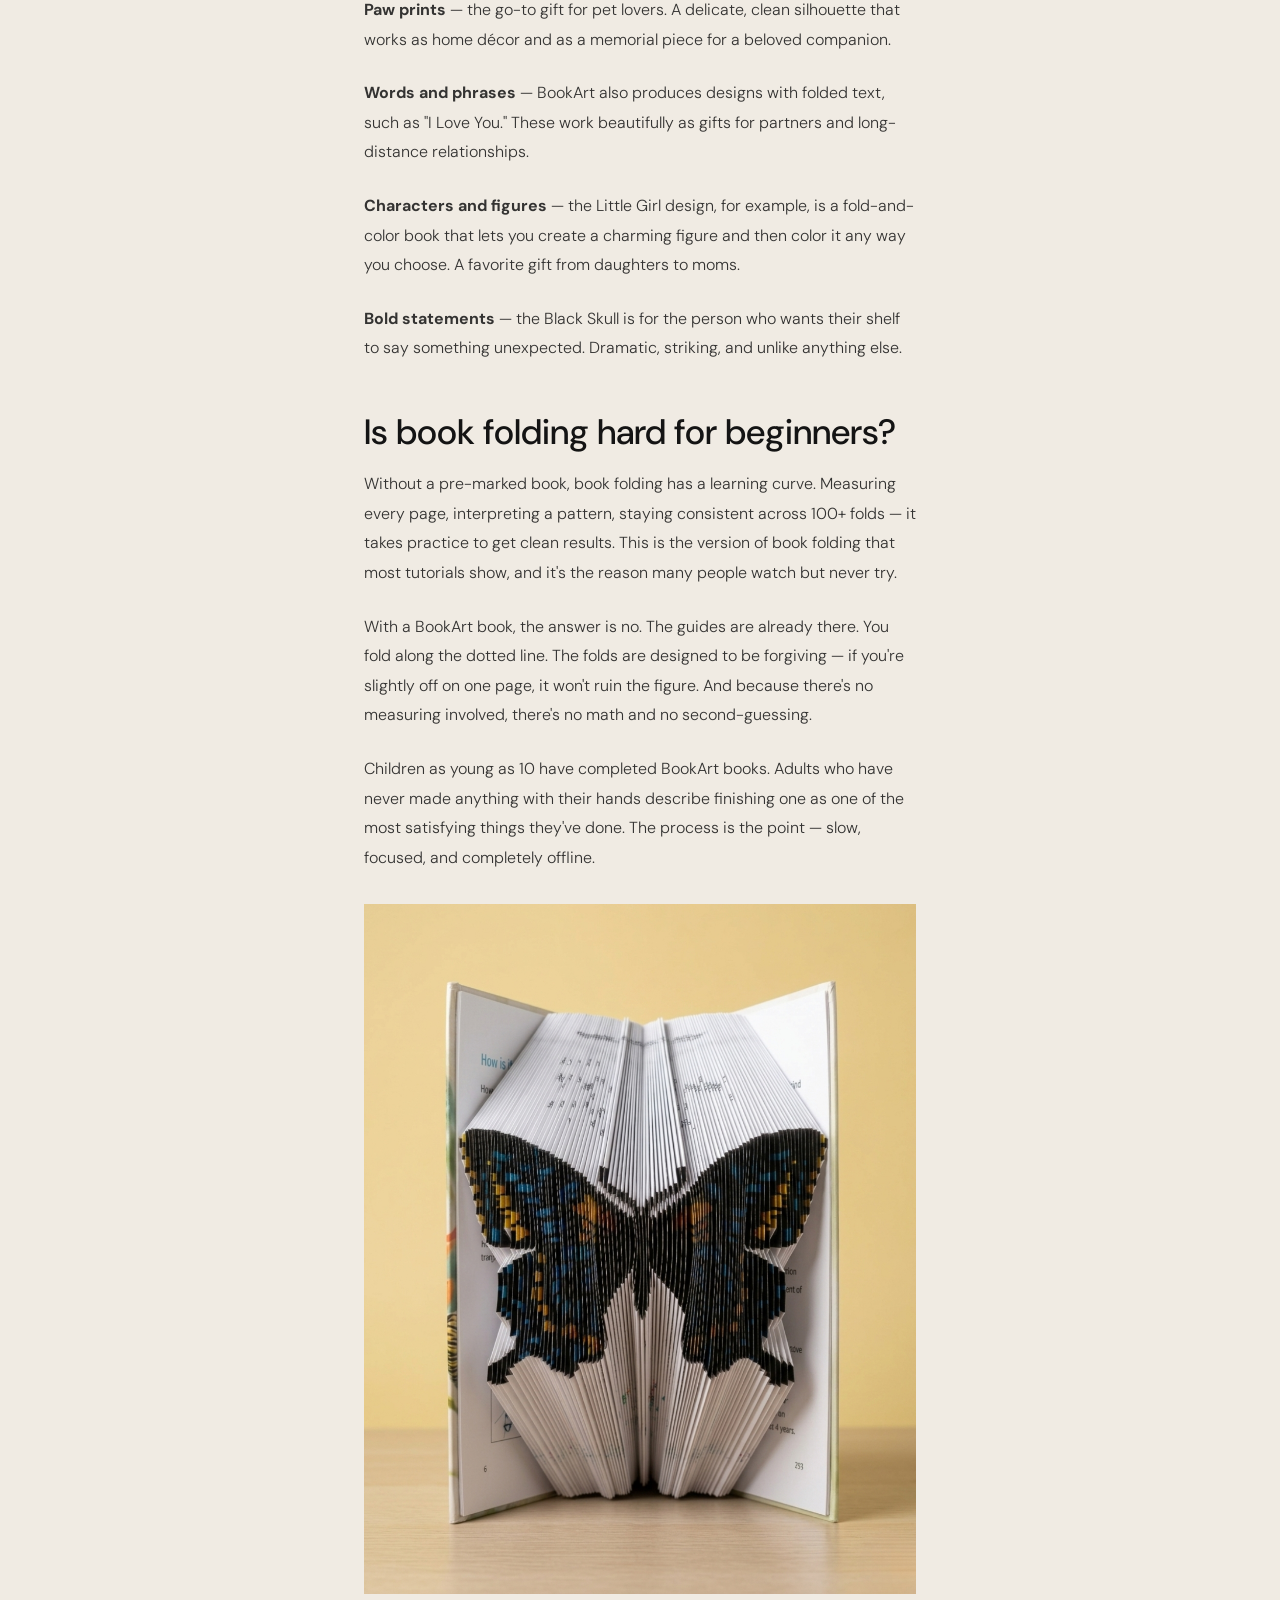
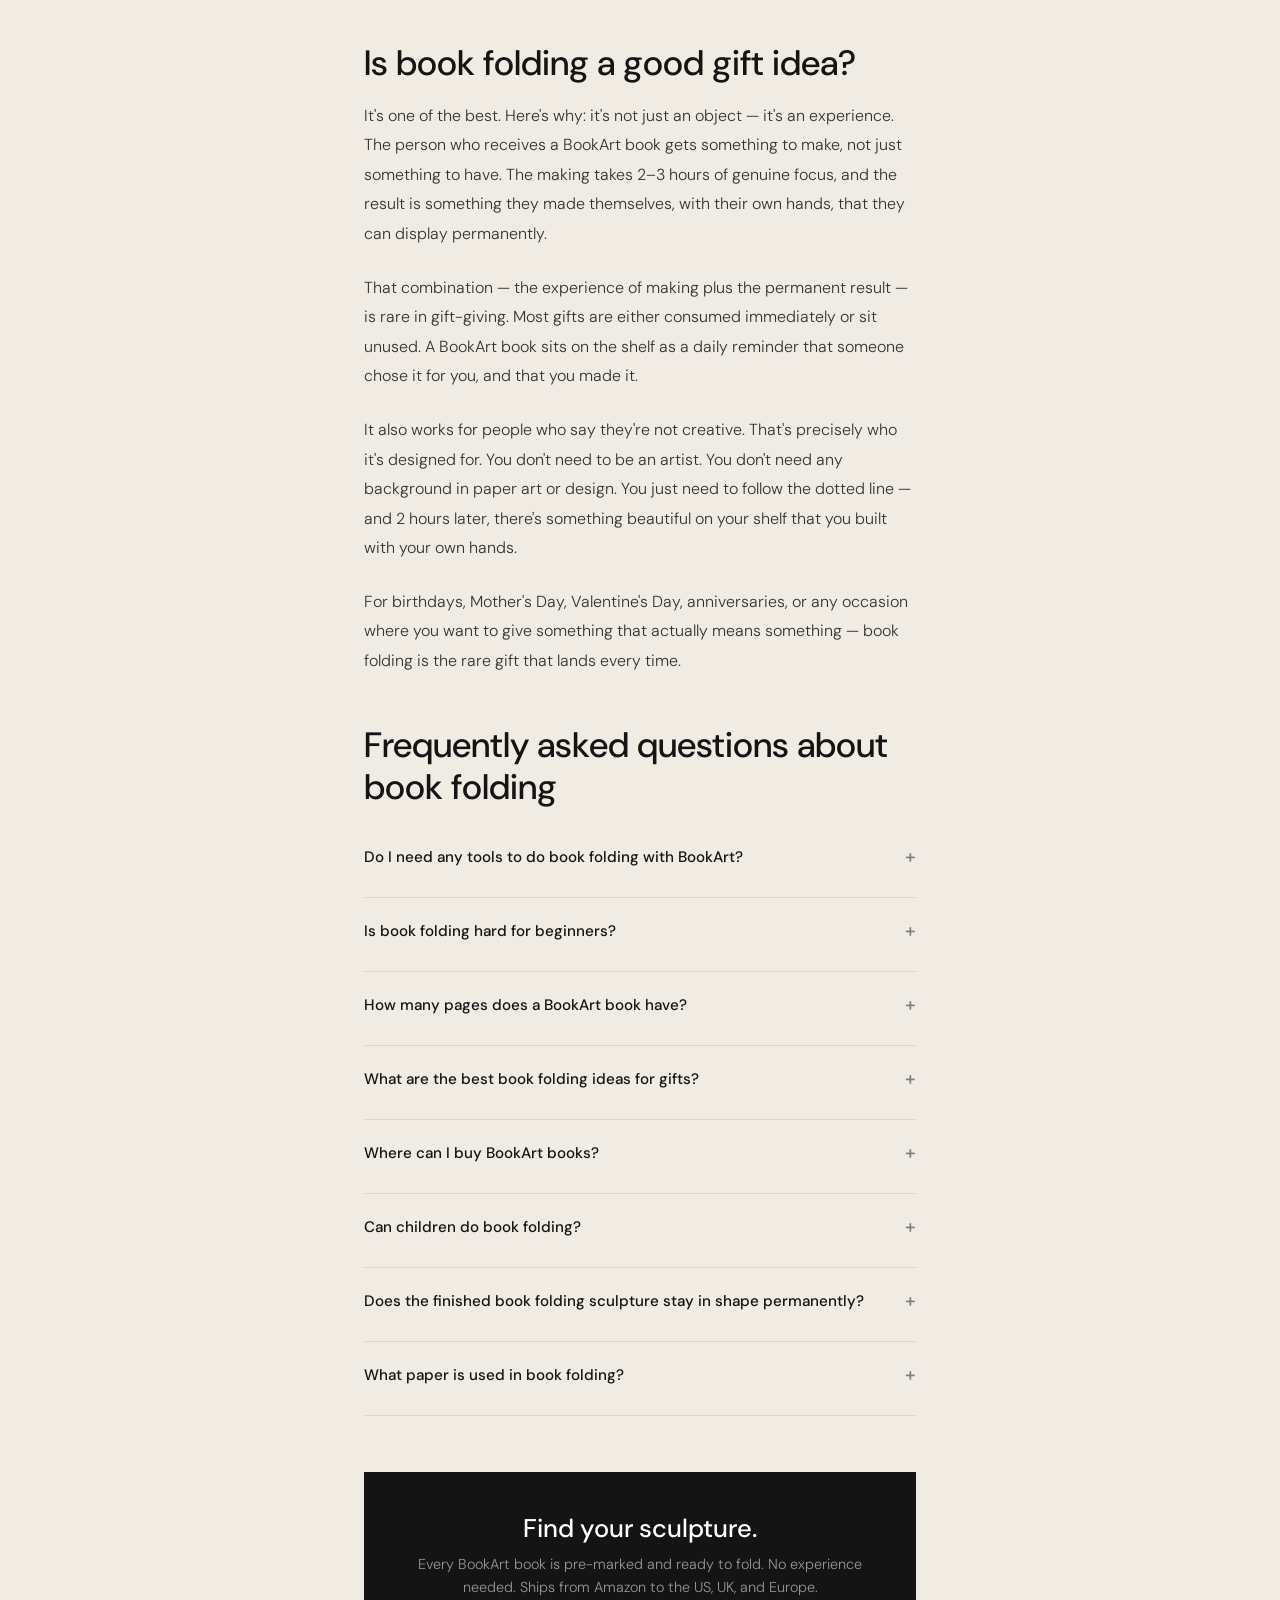
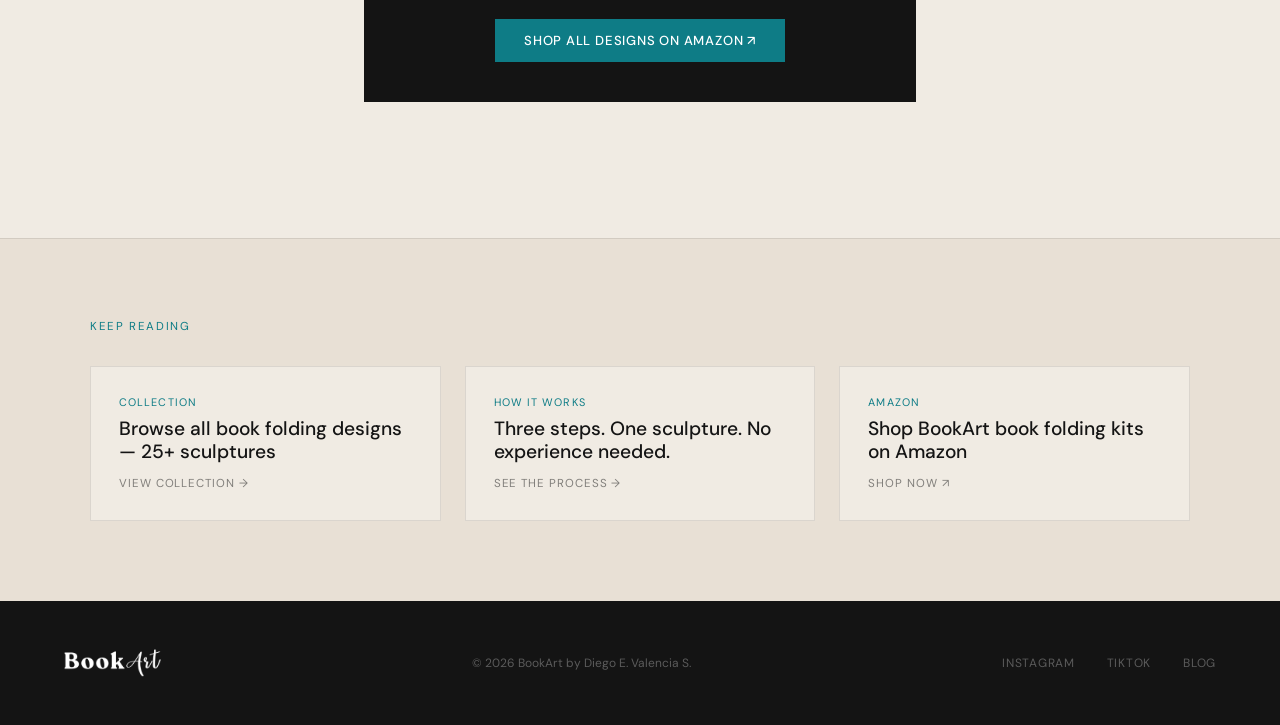
<file: bookart-site/blog/what-is-book-folding.html>
<!DOCTYPE html>
<html lang="en">
<head>
<meta charset="UTF-8">
<meta name="viewport" content="width=device-width, initial-scale=1.0">
<meta name="facebook-domain-verification" content="xoqoeqn3dm3sxv2z9sgh2e6f1o3snc" />
  
<title>What Is Book Folding? A Complete Beginner's Guide — BookArt</title>
<meta name="description" content="What is book folding? It's the art of turning a book's pages into a stunning 3D paper sculpture — a heart, a butterfly, a word. Learn how it works and why BookArt makes it easier than ever. No experience needed.">
<meta property="og:title" content="What Is Book Folding? A Complete Beginner's Guide — BookArt">
<meta property="og:description" content="Book folding transforms an ordinary book into a 3D paper sculpture. Learn what it is, how it works, and how BookArt makes it accessible to anyone — no ruler, no measuring, no experience needed.">
<meta property="og:type" content="article">
<meta property="og:url" content="https://bookart.com.co/blog/what-is-book-folding">
<meta property="og:image" content="https://bookart.com.co/images/wavy-heart.jpg">
<meta name="twitter:card" content="summary_large_image">
<meta name="twitter:title" content="What Is Book Folding? A Complete Beginner's Guide">
<meta name="twitter:description" content="Book folding turns a book's pages into a 3D sculpture — a heart, a butterfly, a word. No experience needed. Learn how BookArt makes it easier than ever.">
<meta property="article:published_time" content="2026-01-01">
<meta property="article:modified_time" content="2026-04-01">
<link rel="canonical" href="https://bookart.com.co/blog/what-is-book-folding">

<!-- Schema Article -->
<script type="application/ld+json">
{
  "@context": "https://schema.org",
  "@type": "Article",
  "headline": "What Is Book Folding? A Complete Beginner's Guide (And Why BookArt Makes It Easier Than Ever)",
  "description": "Book folding is the art of transforming an ordinary book into a 3D paper sculpture by folding each page in a precise pattern. Learn what it is, how it works, and how BookArt makes it accessible to anyone — no experience needed.",
  "author": {"@type": "Organization","name": "BookArt","url": "https://bookart.com.co"},
  "publisher": {"@type": "Organization","name": "BookArt","url": "https://bookart.com.co"},
  "url": "https://bookart.com.co/blog/what-is-book-folding",
  "datePublished": "2026-01-01",
  "dateModified": "2026-04-01",
  "mainEntityOfPage": {"@type": "WebPage","@id": "https://bookart.com.co/blog/what-is-book-folding"},
  "keywords": "what is book folding, book folding art, book folding gift, paper sculpture, book folding for beginners",
  "image": "https://bookart.com.co/images/wavy-heart.jpg"
}
</script>

<!-- Schema FAQ (rich snippets en Google) -->
<script type="application/ld+json">
{
  "@context": "https://schema.org",
  "@type": "FAQPage",
  "mainEntity": [
    {"@type": "Question","name": "Do I need any tools to do book folding with BookArt?","acceptedAnswer": {"@type": "Answer","text": "No. BookArt books require no tools, no ruler, no cutting instrument, and no glue. You only need your hands. The folding guides are pre-printed on every page."}},
    {"@type": "Question","name": "How many pages does a BookArt book have?","acceptedAnswer": {"@type": "Answer","text": "Most BookArt books have 164 pre-marked pages. The process takes 2–3 hours at a comfortable pace."}},
    {"@type": "Question","name": "Where can I buy BookArt books?","acceptedAnswer": {"@type": "Answer","text": "All BookArt designs are available exclusively on Amazon. They ship to the US, UK, Canada, and most of Europe."}},
    {"@type": "Question","name": "Is book folding hard for beginners?","acceptedAnswer": {"@type": "Answer","text": "With a traditional pattern, book folding has a real learning curve. With a BookArt pre-marked book, it's not difficult at all — the guides are already printed on every page, so there's no measuring and no prior experience needed."}},
    {"@type": "Question","name": "Can children do book folding?","acceptedAnswer": {"@type": "Answer","text": "Yes. BookArt books are suitable for anyone with enough patience to follow simple instructions and fold paper carefully. Most designs work well for ages 10 and up."}},
    {"@type": "Question","name": "Does the finished book folding sculpture stay in shape permanently?","acceptedAnswer": {"@type": "Answer","text": "Yes. Once folded, the pages hold their position. The sculpture can be displayed open on a shelf, desk, or mantle and holds its shape without any glue, frame, or support."}},
    {"@type": "Question","name": "What makes book folding a good gift idea?","acceptedAnswer": {"@type": "Answer","text": "Book folding is a gift that combines an experience with a permanent result. The recipient spends 2–3 hours creating something with their own hands — a 3D sculpture they then display permanently. Most gifts are consumed or forgotten. A book folding sculpture stays."}}
  ]
}
</script>

<link rel="preconnect" href="https://fonts.googleapis.com">
<link href="https://fonts.googleapis.com/css2?family=DM+Sans:wght@300;400;500;600&display=swap" rel="stylesheet" media="print" onload="this.media='all'">
<link rel="stylesheet" href="../styles.css">

<!-- Microsoft Clarity -->
<script type="text/javascript">
    (function(c,l,a,r,i,t,y){
        c[a]=c[a]||function(){(c[a].q=c[a].q||[]).push(arguments)};
        t=l.createElement(r);t.async=1;t.src="https://www.clarity.ms/tag/"+i;
        y=l.getElementsByTagName(r)[0];y.parentNode.insertBefore(t,y);
    })(window, document, "clarity", "script", "xpgqv6jc6l");
</script>

<!-- Google Analytics -->
<script async src="https://www.googletagmanager.com/gtag/js?id=G-TWHT21DVBJ"></script>
<script>
  window.dataLayer = window.dataLayer || [];
  function gtag(){dataLayer.push(arguments);}
  gtag('js', new Date());
  gtag('config', 'G-TWHT21DVBJ');
</script>

<!-- Meta Pixel -->
<script>
!function(f,b,e,v,n,t,s){if(f.fbq)return;n=f.fbq=function(){n.callMethod?
n.callMethod.apply(n,arguments):n.queue.push(arguments)};if(!f._fbq)f._fbq=n;
n.push=n;n.loaded=!0;n.version='2.0';n.queue=[];t=b.createElement(e);t.async=!0;
t.src=v;s=b.getElementsByTagName(e)[0];s.parentNode.insertBefore(t,s)}(window,
document,'script','https://connect.facebook.net/en_US/fbevents.js');
fbq('init', '613374527874007');
fbq('track', 'PageView');
</script>
<noscript><img height="1" width="1" style="display:none" src="https://www.facebook.com/tr?id=613374527874007&ev=PageView&noscript=1"/></noscript>
  
</head>
<body>

<nav>
  <a href="../index.html" class="logo">
    <img src="../logo-wordmark.png" alt="BookArt" style="height:32px;width:auto;display:block;">
  </a>
  <ul class="nav-links">
    <li><a href="../index.html#how">How it works</a></li>
    <li><a href="../collection.html">Collection</a></li>
    <li><a href="../blog.html" class="active">Blog</a></li>
    <li><a href="https://www.amazon.com/stores/Diego-E.-Valencia-S/author/B0BN4KYQNH" target="_blank" class="nav-btn">Shop on Amazon</a></li>
  </ul>
  <button class="nav-burger" onclick="openMenu()"><span></span><span></span><span></span></button>
</nav>

<div class="mobile-menu" id="mobileMenu">
  <button class="mobile-close" onclick="closeMenu()">✕</button>
  <ul>
    <li><a href="../index.html" onclick="closeMenu()">Home</a></li>
    <li><a href="../collection.html" onclick="closeMenu()">Collection</a></li>
    <li><a href="../blog.html" onclick="closeMenu()">Blog</a></li>
    <li><a href="https://www.amazon.com/stores/Diego-E.-Valencia-S/author/B0BN4KYQNH" target="_blank" onclick="closeMenu()">Shop on Amazon ↗</a></li>
  </ul>
</div>

<!-- ARTICLE HEADER -->
<div class="article-header">
  <div class="breadcrumb">
    <a href="../index.html">Home</a>
    <span>/</span>
    <a href="../blog.html">Blog</a>
    <span>/</span>
    <span>What is book folding</span>
  </div>
  <span class="article-tag">Guide · 7 min read</span>
  <h1 class="article-title">What is book folding? A complete beginner's guide — and why BookArt makes it easier than ever</h1>
  <p class="article-meta">By BookArt · Updated April 2026</p>
  <p class="article-lead">Book folding is the art of transforming an ordinary book into a three-dimensional paper sculpture — a heart, a butterfly, a word — by folding each page in a precise pattern. If you saw it on TikTok or Instagram and came here wondering how it works, you're in the right place. Here's everything you need to know, and why you don't need any experience to try it.</p>
  
  <img src="../images/hero-butterfly-color.jpg" alt="Book folding art — Wavy Heart 3D paper sculpture by BookArt" style="width:100%;margin:2rem 0;display:block;">
  
</div>

<!-- ARTICLE BODY -->
<div class="article-body">

  <p>Open the book. Stand it upright. And where you'd normally see the edges of a thousand flat pages, you see instead a shape — a heart, a butterfly, a word — emerging from the paper like a sculpture. That's book folding: the art of turning the pages themselves into the art.</p>

  <p>The technique is surprisingly simple in concept. Every page of the book is folded at specific points, and when all the pages are folded and the book is standing open, those folds combine to form a three-dimensional figure. The result looks far more complex than the process actually is.</p>

  <p>If you're here because you saw a video of someone folding page after page and couldn't stop watching — that's the hook. It's visually satisfying in a way that's hard to explain. And the moment the figure reveals itself? That's the payoff.</p>

  <div class="highlight">
    "You don't need to be an artist. You just need to follow the marks — and the figure appears on its own."
  </div>

  <h2>What is book folding art?</h2>

  <p>Book folding art is exactly what it sounds like: art made from the pages of a book. Instead of reading the words, you fold each page to a precise measurement, turning the book's edge into a canvas for three-dimensional shapes. Standing open on a shelf, a finished book folding sculpture looks like it was carved — but every fold was made by hand, one page at a time.</p>

  <p>The origins of book folding as an art form go back decades, practiced by artists who would spend hours measuring and calculating each fold by hand. What started as a niche paper art has spread across social media — largely because watching the figure emerge, fold by fold, is one of the most satisfying things you can see on a screen.</p>

  <p>Today, book folding appears in home décor, as handmade gifts, and as a screen-free creative activity for anyone who wants to make something real with their hands.</p>

  <h2>How does book folding work?</h2>

  <p>In traditional book folding, the artist uses a printed pattern that tells them exactly how far to fold each page: fold the top corner down to a certain measurement, fold the bottom corner up to another. They go through the book page by page, folding each one to the pattern's specifications.</p>

  <p>The measurements have to be precise. Traditional book folding requires a ruler, a pencil, and a pattern — and the patience to measure every single fold. For a 164-page book, that means 164 individual measurements. It's meditative, but it's also a real barrier for anyone who has never done it before.</p>

  <p>The good news: with a pre-marked book, none of that setup is required. Which is exactly the point of BookArt.</p>

  <h2>How BookArt is different</h2>

  <p>BookArt solves the one thing that keeps most people from ever trying book folding: the setup. Instead of printing a pattern and measuring each page by hand, every BookArt book comes with the folding guides already printed directly on the pages as dotted lines.</p>

  <p>You open the book. You see the dotted lines. You fold along them. That's it.</p>

  <img src="../images/blog-hero.jpg" alt="Book folding guide marks pre-printed inside a BookArt book" style="width:100%;margin:2rem 0;display:block;">
  
  <p>No ruler. No pencil marks. No pattern to print or interpret. The book itself tells you exactly what to do — and you just do it, page by page, until something beautiful appears.</p>

  <p>Some BookArt designs also include a color-by-number system, where each fold zone is marked with a number and a suggested color. You fold first, then color the sculpture your way. The result is a fully personalized, one-of-a-kind piece — made entirely by your hands.</p>

  <div class="article-cta">
    <strong>Ready to try it?</strong>
    <p>Every BookArt design is available on Amazon with the folding guides pre-printed. No experience needed.</p>
    <a href="https://www.amazon.com/stores/Diego-E.-Valencia-S/author/B0BN4KYQNH" target="_blank" class="btn-cta">Browse designs on Amazon ↗</a>
  </div>

  <h2>How long does book folding take?</h2>

  <p>A BookArt book with 164 pages typically takes between 2 and 3 hours to complete. That's not a race — it's the point. The process is slow by design. You fold one page, then the next, then the next, and somewhere in the rhythm of it, the figure begins to emerge.</p>

  <img src="../images/proceso-doblez.jpg" alt="Book folding process — folding pages step by step with BookArt" style="width:100%;margin:2rem 0;display:block;">
  
  <p>Many people describe the experience as meditative. There are no decisions to make, no problems to solve, no screen to check. Just your hands and the paper, one fold at a time. It's one of the few activities where the process is as satisfying as the result.</p>

  <h2>What can you make with book folding?</h2>

  <p>The range of shapes possible with book folding is surprisingly wide. If you're looking for book folding ideas — whether to make for yourself or to give as a gift — here are the most popular designs:</p>

  <p><strong>Hearts</strong> — the most recognizable book folding shape, available in classic red and in the full-color Wavy Heart edition. Perfect for Valentine's Day, anniversaries, and any occasion involving love.</p>

  <p><strong>Butterflies</strong> — a symbol of transformation and new beginnings. BookArt's butterfly is available in full color and in a classic black-and-white version. One of the most gifted designs for birthdays and Mother's Day.</p>

  <p><strong>Paw prints</strong> — the go-to gift for pet lovers. A delicate, clean silhouette that works as home décor and as a memorial piece for a beloved companion.</p>

  <p><strong>Words and phrases</strong> — BookArt also produces designs with folded text, such as "I Love You." These work beautifully as gifts for partners and long-distance relationships.</p>

  <p><strong>Characters and figures</strong> — the Little Girl design, for example, is a fold-and-color book that lets you create a charming figure and then color it any way you choose. A favorite gift from daughters to moms.</p>

  <p><strong>Bold statements</strong> — the Black Skull is for the person who wants their shelf to say something unexpected. Dramatic, striking, and unlike anything else.</p>

  <h2>Is book folding hard for beginners?</h2>

  <p>Without a pre-marked book, book folding has a learning curve. Measuring every page, interpreting a pattern, staying consistent across 100+ folds — it takes practice to get clean results. This is the version of book folding that most tutorials show, and it's the reason many people watch but never try.</p>

  <p>With a BookArt book, the answer is no. The guides are already there. You fold along the dotted line. The folds are designed to be forgiving — if you're slightly off on one page, it won't ruin the figure. And because there's no measuring involved, there's no math and no second-guessing.</p>

  <p>Children as young as 10 have completed BookArt books. Adults who have never made anything with their hands describe finishing one as one of the most satisfying things they've done. The process is the point — slow, focused, and completely offline.</p>

  <img src="../images/butterfly-color.jpg" alt="Finished book folding sculpture displayed on a shelf — BookArt Butterfly" style="width:100%;margin:2rem 0;display:block;">
  
  <h2>Is book folding a good gift idea?</h2>

  <p>It's one of the best. Here's why: it's not just an object — it's an experience. The person who receives a BookArt book gets something to make, not just something to have. The making takes 2–3 hours of genuine focus, and the result is something they made themselves, with their own hands, that they can display permanently.</p>

  <p>That combination — the experience of making plus the permanent result — is rare in gift-giving. Most gifts are either consumed immediately or sit unused. A BookArt book sits on the shelf as a daily reminder that someone chose it for you, and that you made it.</p>

  <p>It also works for people who say they're not creative. That's precisely who it's designed for. You don't need to be an artist. You don't need any background in paper art or design. You just need to follow the dotted line — and 2 hours later, there's something beautiful on your shelf that you built with your own hands.</p>

  <p>For birthdays, Mother's Day, Valentine's Day, anniversaries, or any occasion where you want to give something that actually means something — book folding is the rare gift that lands every time.</p>

  <!-- FAQ -->
  <div class="article-faq">
    <h2>Frequently asked questions about book folding</h2>

    <div class="faq-item">
      <div class="faq-q">Do I need any tools to do book folding with BookArt?</div>
      <div class="faq-a">No. BookArt books require no tools, no ruler, no cutting instrument, and no glue. You only need your hands. The folding guides are pre-printed on every page.</div>
    </div>

    <div class="faq-item">
      <div class="faq-q">Is book folding hard for beginners?</div>
      <div class="faq-a">With a traditional pattern, book folding has a real learning curve — you need to measure every fold by hand, which takes practice. With a BookArt pre-marked book, there's no measuring and no prior experience needed. The guides are already printed on each page. You just open the book and follow the dotted lines.</div>
    </div>

    <div class="faq-item">
      <div class="faq-q">How many pages does a BookArt book have?</div>
      <div class="faq-a">Most BookArt books have 164 pre-marked pages. The process takes 2–3 hours at a comfortable pace.</div>
    </div>

    <div class="faq-item">
      <div class="faq-q">What are the best book folding ideas for gifts?</div>
      <div class="faq-a">The most popular BookArt designs as gifts are the Wavy Heart (perfect for Valentine's Day and anniversaries), the Butterfly (birthdays and Mother's Day), the Paw Print (pet lovers), and the I Love You (partners and long-distance relationships). Each one ships from Amazon and comes with everything the recipient needs to create their sculpture — no extra materials required.</div>
    </div>

    <div class="faq-item">
      <div class="faq-q">Where can I buy BookArt books?</div>
      <div class="faq-a">All BookArt designs are available exclusively on Amazon. They ship to the US, UK, Canada, and most of Europe. You can browse all designs on the collection page or search "BookArt book folding" on Amazon.</div>
    </div>

    <div class="faq-item">
      <div class="faq-q">Can children do book folding?</div>
      <div class="faq-a">Yes. BookArt books are suitable for anyone with enough patience to follow simple instructions and fold paper carefully. Most designs work well for ages 10 and up, and many families do them together.</div>
    </div>

    <div class="faq-item">
      <div class="faq-q">Does the finished book folding sculpture stay in shape permanently?</div>
      <div class="faq-a">Yes. Once folded, the pages hold their position. The sculpture can be displayed open on a shelf, desk, or mantle and holds its shape without any glue, frame, or support.</div>
    </div>

    <div class="faq-item">
      <div class="faq-q">What paper is used in book folding?</div>
      <div class="faq-a">BookArt books are printed on standard book-weight paper through Amazon KDP — the same high-quality paper used in hardcover books. It's thick enough to hold its fold cleanly but flexible enough to work with easily. No special paper is required on your end.</div>
    </div>

  </div>

  <div class="article-cta">
    <strong>Find your sculpture.</strong>
    <p>Every BookArt book is pre-marked and ready to fold. No experience needed. Ships from Amazon to the US, UK, and Europe.</p>
    <a href="https://www.amazon.com/stores/Diego-E.-Valencia-S/author/B0BN4KYQNH" target="_blank" class="btn-cta">Shop all designs on Amazon ↗</a>
  </div>

</div>

<!-- RELATED -->
<div class="related">
  <div class="related-inner">
    <span class="section-eyebrow">Keep reading</span>
    <div class="related-grid">
      <a href="../collection.html" class="related-card">
        <span class="related-tag">Collection</span>
        <div class="related-title">Browse all book folding designs — 25+ sculptures</div>
        <span class="related-read">View collection →</span>
      </a>
      <a href="../index.html#how" class="related-card">
        <span class="related-tag">How it works</span>
        <div class="related-title">Three steps. One sculpture. No experience needed.</div>
        <span class="related-read">See the process →</span>
      </a>
      <a href="https://www.amazon.com/stores/Diego-E.-Valencia-S/author/B0BN4KYQNH" target="_blank" class="related-card">
        <span class="related-tag">Amazon</span>
        <div class="related-title">Shop BookArt book folding kits on Amazon</div>
        <span class="related-read">Shop now ↗</span>
      </a>
    </div>
  </div>
</div>

<footer>
  <a href="../index.html" class="footer-logo">
    <img src="../logo-wordmark.png" alt="BookArt" style="height:28px;width:auto;display:block;filter:brightness(0) invert(1);">
  </a>
  <p>© 2026 BookArt by Diego E. Valencia S.</p>
  <div class="footer-links">
    <a href="https://instagram.com/bookart_co" target="_blank">Instagram</a>
    <a href="https://tiktok.com/@bookartco" target="_blank">TikTok</a>
    <a href="../blog.html">Blog</a>
  </div>
</footer>

<script>
// FAQ accordion
document.querySelectorAll('.faq-q').forEach(q => {
  q.addEventListener('click', () => {
    const item = q.parentElement;
    const wasOpen = item.classList.contains('open');
    document.querySelectorAll('.faq-item').forEach(i => i.classList.remove('open'));
    if(!wasOpen) item.classList.add('open');
  });
});
function openMenu(){ document.getElementById('mobileMenu').classList.add('open') }
function closeMenu(){ document.getElementById('mobileMenu').classList.remove('open') }
</script>

<a href="https://www.amazon.com/stores/Diego-E.-Valencia-S/author/B0BN4KYQNH" target="_blank" class="mobile-shop-btn" onclick="gtag('event', 'click_amazon', {item: 'Mobile Sticky Button'});fbq('trackCustom', 'click_amazon_sticky')">
  Shop on Amazon ↗
</a>
  
</body>
</html>
</file>
<file: bookart-site/styles.css>
/* ============================================================
   BookArt — Global Stylesheet v2.0
   Brand: DM Sans · Ink #141414 · Cream #F0EBE3 · Teal #0E7C86
   ============================================================ */

*,*::before,*::after{box-sizing:border-box;margin:0;padding:0}

:root{
  --ink:#141414;
  --cream:#F0EBE3;
  --warm:#E8E0D5;
  --teal:#0E7C86;
  --teal-dark:#0A6670;
  --teal-light:#E0F2F3;
  --sand:#C9B99A;
  --mist:rgba(20,20,20,0.5);
  --border:rgba(20,20,20,0.1);
  --white:#FFFFFF;
  --sans:'DM Sans',system-ui,sans-serif;
}

html{scroll-behavior:smooth}
body{font-family:var(--sans);background:var(--cream);color:var(--ink);overflow-x:hidden}

/* ── ANIMATIONS ── */
.reveal{opacity:0;transform:translateY(24px);transition:opacity .7s ease,transform .7s ease}
.reveal.visible{opacity:1;transform:none}

/* ── NAV ── */
nav{
  position:fixed;top:0;left:0;right:0;z-index:100;
  display:flex;align-items:center;justify-content:space-between;
  padding:1.25rem 5%;
  background:rgba(20,20,20,0.95);
  backdrop-filter:blur(16px);
  border-bottom:1px solid rgba(255,255,255,0.08);
}
.logo{font-size:1.6rem;font-weight:600;color:var(--cream);text-decoration:none}
.nav-links{display:flex;gap:2rem;list-style:none;align-items:center}
.nav-links a{
  font-size:.82rem;font-weight:400;letter-spacing:.06em;text-transform:uppercase;
  color:rgba(240,235,227,0.6);text-decoration:none;transition:color .2s;
}
.nav-links a:hover,.nav-links a.active{color:var(--cream)}
.nav-btn{
  background:var(--teal)!important;color:#fff!important;
  padding:.55rem 1.4rem!important;border-radius:2px!important;
  font-weight:500!important;font-size:.8rem!important;letter-spacing:.06em!important;
  text-transform:uppercase!important;transition:background .2s!important;
}
.nav-btn:hover{background:var(--teal-dark)!important}
.nav-burger{display:none;flex-direction:column;gap:5px;cursor:pointer;background:none;border:none;padding:4px}
.nav-burger span{display:block;width:22px;height:1.5px;background:var(--cream);transition:.3s}
.mobile-menu{display:none}

/* ── BUTTONS ── */
.btn-primary{
  display:inline-flex;align-items:center;gap:.5rem;
  background:var(--teal);color:#fff;
  padding:.85rem 2rem;border-radius:2px;
  font-weight:500;font-size:.85rem;letter-spacing:.06em;text-transform:uppercase;
  text-decoration:none;transition:background .2s,transform .15s;
}
.btn-primary:hover{background:var(--teal-dark);transform:translateY(-1px)}
.btn-ghost{
  font-size:.85rem;font-weight:400;letter-spacing:.04em;
  color:var(--ink);text-decoration:none;
  border-bottom:1px solid var(--border);padding-bottom:2px;
  transition:color .2s,border-color .2s;
}
.btn-ghost:hover{color:var(--teal);border-color:var(--teal)}
.btn-white{
  display:inline-flex;align-items:center;gap:.5rem;
  background:var(--teal);color:#fff;
  padding:.9rem 2.5rem;font-weight:500;
  font-size:.85rem;letter-spacing:.06em;text-transform:uppercase;
  text-decoration:none;transition:background .2s;
}
.btn-white:hover{background:var(--teal-dark)}

/* ── TYPOGRAPHY HELPERS ── */
.section-eyebrow{
  font-size:.72rem;letter-spacing:.14em;text-transform:uppercase;
  color:var(--teal);margin-bottom:1rem;display:block;
}
.section-title{
  font-size:clamp(2.2rem,4vw,3.5rem);
  line-height:1.1;letter-spacing:-.01em;margin-bottom:.75rem;
  font-weight:300;
}
.section-sub{
  font-size:.95rem;color:var(--mist);line-height:1.8;
  max-width:500px;font-weight:300;margin-bottom:4rem;
}

/* ── HERO BANNER ── */
.hero-section{background:var(--ink);position:relative;overflow:hidden}
.hero-slides{display:flex;transition:transform .6s ease;height:100%}
.hero-slide{min-width:100%;display:grid;grid-template-columns:1fr 1fr;grid-template-rows:auto auto;padding:6rem 5% 3rem;gap:0 3rem;max-width:1300px;margin:0 auto;align-items:center;box-sizing:border-box}
.hero-slide .hero-text{grid-column:1;grid-row:1}
.hero-slide-img{grid-column:2;grid-row:1/3}
.hero-slide .hero-actions{grid-column:1;grid-row:2;align-self:start;margin-top:1.5rem}
.hero-slide-img{width:100%;aspect-ratio:4/5;overflow:hidden;object-fit:cover;display:block;max-width:420px;margin:0 auto}
.hero-nav{position:absolute;bottom:.75rem;left:50%;transform:translateX(-50%);display:flex;align-items:center;gap:1rem;z-index:10}
.hero-dot{width:8px;height:8px;border-radius:50%;background:rgba(255,255,255,.3);border:none;cursor:pointer;padding:0;transition:background .2s;margin:0 4px}
.hero-dot.active{background:var(--teal)}
.hero-arrow{background:none;border:1px solid rgba(255,255,255,.2);color:#fff;width:36px;height:36px;cursor:pointer;font-size:1rem;display:flex;align-items:center;justify-content:center;transition:all .2s;font-family:var(--sans)}
.hero-arrow:hover{background:var(--teal);border-color:var(--teal)}
@media(max-width:960px){
  .hero-slide{grid-template-columns:1fr 1fr;padding:5rem 4% 4rem;gap:1.5rem;align-items:start}
  .hero-slide-img{aspect-ratio:1/1}
}
/* ── HERO TYPOGRAPHY ── */
.hero-title{
  font-size:clamp(3rem,5.5vw,5rem);font-weight:300;
  line-height:1.05;letter-spacing:-0.01em;margin-bottom:1.5rem;
  color:var(--cream);
}
.hero-title em{font-style:italic;color:var(--teal)}
.hero-sub{
  font-size:1rem;color:rgba(240,235,227,0.7);line-height:1.8;
  margin-bottom:2.5rem;font-weight:300;max-width:440px;
}
.hero-actions{display:flex;gap:1rem;align-items:center;flex-wrap:wrap}

/* ── STATS ── */
.stats{display:grid;grid-template-columns:repeat(4,1fr);border-bottom:1px solid var(--border)}
.stat{padding:2.5rem 2rem;text-align:center;border-right:1px solid var(--border)}
.stat:last-child{border-right:none}
.stat-n{font-size:3rem;font-weight:300;color:var(--ink);line-height:1;display:block;margin-bottom:.35rem}
.stat-l{font-size:.72rem;letter-spacing:.1em;text-transform:uppercase;color:var(--mist)}

/* ── HOW IT WORKS ── */
.how{max-width:1300px;margin:0 auto;padding:3rem 5%}
.steps-carousel{position:relative;margin-top:2rem;overflow:hidden}
.steps-track{display:flex;transition:transform .4s ease}
.step-slide{min-width:100%;width:100%;flex-shrink:0;display:grid;grid-template-columns:1fr 1fr;gap:2.5rem;align-items:center;box-sizing:border-box}
.step-img{width:100%;max-width:100%;aspect-ratio:4/3;object-fit:cover;display:block}
.step-content{display:flex;flex-direction:column}
.step-n{font-size:3rem;font-weight:300;color:var(--teal);line-height:1;margin-bottom:1rem;display:block;opacity:.25}
.step-title{font-size:1.6rem;font-weight:500;margin-bottom:.75rem;line-height:1.2}
.step-desc{font-size:.9rem;color:var(--mist);line-height:1.7}
.steps-controls{display:flex;align-items:center;justify-content:center;gap:1rem;margin-top:2rem}
.steps-dots{display:flex;gap:.75rem}
.steps-dot{width:8px;height:8px;border-radius:50%;background:var(--border);border:none;cursor:pointer;padding:0;transition:background .2s}
.steps-dot.active{background:var(--teal)}
@media(max-width:960px){
  .step-slide{grid-template-columns:1fr;gap:1.5rem}
  .step-img{aspect-ratio:4/3;width:100%}
  .step-title{font-size:1.3rem}
  .step-desc{font-size:.85rem}
  .step-n{font-size:2.5rem;margin-bottom:.5rem}
}

/* ── BOOK CARDS ── */
.book-card{background:var(--white);transition:background .25s;overflow:hidden;display:flex;flex-direction:column;border:1px solid #E0D8CC}
.book-card:hover{background:#FAFAFA}
.book-card[data-hidden="true"]{display:none}
.book-img{aspect-ratio:3/4;overflow:hidden;background:var(--warm);display:flex;align-items:center;justify-content:center}
.book-img img{width:100%;height:100%;object-fit:cover;display:block;transition:transform .5s}
.book-card:hover .book-img img{transform:scale(1.03)}
.book-img-ph{display:flex;flex-direction:column;align-items:center;justify-content:center;width:100%;height:100%;gap:.5rem}
.book-img-ph span{font-size:3rem;opacity:.4}
.book-img-ph p{font-size:.7rem;color:var(--mist);font-style:italic;padding:0 1rem;text-align:center}
.book-info{padding:1.5rem}
.book-tag{display:inline-block;font-size:.68rem;letter-spacing:.1em;text-transform:uppercase;color:var(--teal);border:1px solid currentColor;padding:.2rem .6rem;margin-bottom:.6rem}
.book-name{font-size:1.4rem;font-weight:500;margin-bottom:.35rem;line-height:1.1}
.book-desc{font-size:.82rem;color:var(--mist);line-height:1.6;margin-bottom:.75rem}
.book-occasion{font-size:.75rem;color:var(--mist);font-style:italic;margin-bottom:1.25rem}
.book-footer{display:flex;align-items:center;justify-content:space-between;margin-top:auto;padding-top:.75rem;border-top:1px solid var(--border)}
@media(max-width:960px){.book-footer{flex-direction:column;gap:.75rem;align-items:stretch}.book-btn{text-align:center;justify-content:center;padding:.75rem 1rem}.book-price{text-align:center}}
.book-price{font-weight:600;font-size:.95rem;color:var(--teal)}
.book-btn{display:inline-flex;align-items:center;gap:.3rem;font-size:.72rem;font-weight:500;letter-spacing:.08em;text-transform:uppercase;color:#fff;background:var(--teal);padding:.45rem 1rem;text-decoration:none;transition:background .2s}
.book-btn:hover{background:var(--teal-dark)}

/* ── START HERE ── */
.start-here{background:var(--cream);padding:4rem 5%;border-top:1px solid var(--border);border-bottom:1px solid var(--border)}
.start-here-inner{max-width:1300px;margin:0 auto}
.start-here-grid{display:grid;grid-template-columns:repeat(3,1fr);gap:1.5rem;background:transparent;margin-top:2rem;max-width:900px;margin-left:auto;margin-right:auto}
.start-here-grid .book-card{border:1px solid #E0D8CC}
.start-here-grid .book-info{padding:1.25rem}
.start-here-grid .book-desc{display:none}
.start-here-grid .book-occasion{display:none}
.start-here-grid .book-name{font-size:1.2rem;margin-bottom:.5rem}

/* ── REVIEWS / CAROUSEL ── */
.reviews{padding:4rem 5%;border-bottom:1px solid var(--border)}
.reviews-inner{max-width:900px;margin:0 auto}
.carousel{position:relative;margin-top:2rem;overflow:hidden}
.carousel-track{display:flex;transition:transform .4s ease}
.carousel-slide{min-width:100%;flex-shrink:0;width:100%}
.review-img{width:100%;border:1px solid var(--border);display:block;border-radius:4px;height:auto;object-fit:contain;background:#fff}
.carousel-controls{display:flex;align-items:center;justify-content:center;gap:1rem;margin-top:1.25rem}
.carousel-btn{background:none;border:1px solid var(--border);width:36px;height:36px;cursor:pointer;font-size:1rem;display:flex;align-items:center;justify-content:center;transition:all .2s;font-family:var(--sans)}
.carousel-btn:hover{background:var(--ink);color:var(--cream);border-color:var(--ink)}
.carousel-dots{display:flex;gap:.5rem}
.carousel-dot{width:6px;height:6px;border-radius:50%;background:var(--border);border:none;cursor:pointer;padding:0;transition:background .2s}
.carousel-dot.active{background:var(--teal)}

/* ── COLLECTION ── */
.collection{max-width:1300px;margin:0 auto;padding:7rem 5%}
.collection-header{display:flex;align-items:flex-end;justify-content:space-between;margin-bottom:3rem;flex-wrap:wrap;gap:1rem}
.books-grid{display:grid;grid-template-columns:repeat(3,1fr);gap:1px;background:var(--border)}
.collection-cta{text-align:center;margin-top:3rem}

/* ── VIDEO SECTION ── */
.video-section{background:var(--ink);padding:7rem 5%;text-align:center}
.video-section .section-eyebrow{color:var(--teal)}
.video-section .section-title{color:var(--cream);margin-bottom:.75rem}
.video-section .section-sub{color:rgba(240,235,227,0.6);margin:0 auto 3rem;max-width:480px}
.video-grid{display:grid;grid-template-columns:repeat(2,1fr);gap:1.5rem;max-width:900px;margin:0 auto}
.video-card{background:rgba(255,255,255,.04);border:1px solid rgba(255,255,255,.08);overflow:hidden}
.video-embed{aspect-ratio:9/16;width:100%;overflow:hidden}
.video-embed iframe{width:100%;height:100%;border:none}
.video-label{padding:.75rem 1rem;text-align:left}
.video-label span{font-size:.72rem;letter-spacing:.1em;text-transform:uppercase;color:rgba(240,235,227,0.4)}

/* ── QUOTE ── */
.quote-section{padding:6rem 5%;text-align:center;border-top:1px solid var(--border);border-bottom:1px solid var(--border);max-width:1300px;margin:0 auto}
blockquote{font-size:clamp(1.6rem,3vw,2.5rem);font-weight:300;font-style:italic;line-height:1.4;color:var(--ink);max-width:750px;margin:0 auto 1.5rem}
blockquote::before{content:'\201C';color:var(--teal);font-size:1.2em;margin-right:.1em}
blockquote::after{content:'\201D';color:var(--teal);font-size:1.2em;margin-left:.1em}
cite{font-size:.8rem;letter-spacing:.1em;text-transform:uppercase;color:var(--mist)}

/* ── BLOG PREVIEW ── */
.blog-section{background:var(--warm);padding:7rem 5%}
.blog-inner{max-width:1300px;margin:0 auto}
.blog-grid{display:grid;grid-template-columns:repeat(2,1fr);gap:1.5rem;margin-top:3rem}
.blog-card{background:var(--white);padding:2.5rem;border:1px solid #E0D8CC;text-decoration:none;color:inherit;display:block;transition:border-color .2s,background .2s}
.blog-card:hover{border-color:var(--teal);background:#FAFAFA}
.blog-card-tag{font-size:.7rem;letter-spacing:.12em;text-transform:uppercase;color:var(--teal);margin-bottom:.75rem;display:block}
.blog-card-title{font-size:1.6rem;font-weight:500;line-height:1.2;margin-bottom:.75rem}
.blog-card-excerpt{font-size:.85rem;color:var(--mist);line-height:1.7;margin-bottom:1.25rem}
.blog-card-read{font-size:.75rem;letter-spacing:.08em;text-transform:uppercase;color:var(--ink);border-bottom:1px solid var(--border);display:inline-block;padding-bottom:2px}

/* ── CREATOR SECTION ── */
.creator{background:var(--ink);padding:6rem 5%;color:#fff}
.creator-inner{max-width:1100px;margin:0 auto;display:grid;grid-template-columns:1fr 1fr;gap:5rem;align-items:start}
.creator-tag{font-size:.72rem;letter-spacing:.14em;text-transform:uppercase;color:var(--teal);margin-bottom:1rem;display:block}
.creator-title{font-size:clamp(2rem,4vw,3rem);font-weight:300;color:#fff;line-height:1.1;margin-bottom:.75rem}
.creator-sub{font-size:1rem;color:rgba(240,235,227,0.6);font-weight:300;margin-bottom:2rem}
.creator-steps{list-style:none;display:flex;flex-direction:column;gap:1rem;margin-bottom:2rem}
.creator-steps li{display:flex;gap:1rem;align-items:flex-start;font-size:.9rem;color:rgba(240,235,227,0.8);line-height:1.6}
.creator-steps li::before{content:'→';color:var(--teal);flex-shrink:0;font-weight:500}
.creator-video{aspect-ratio:9/16;overflow:hidden;background:rgba(255,255,255,.05);border:1px solid rgba(255,255,255,.08)}
.creator-video iframe{width:100%;height:100%;border:none}
.creator-form{background:rgba(255,255,255,.04);border:1px solid rgba(255,255,255,.08);padding:2rem;display:flex;flex-direction:column;gap:1rem}
.creator-form-title{font-size:1.1rem;font-weight:500;color:#fff;margin-bottom:.5rem}
.form-field{display:flex;flex-direction:column;gap:.4rem}
.form-field label{font-size:.72rem;letter-spacing:.08em;text-transform:uppercase;color:rgba(240,235,227,0.5)}
.form-field input,.form-field select,.form-field textarea{background:rgba(255,255,255,.06);border:1px solid rgba(255,255,255,.12);padding:.75rem 1rem;color:#fff;font-family:var(--sans);font-size:.9rem;outline:none;transition:border-color .2s}
.form-field input::placeholder,.form-field textarea::placeholder{color:rgba(255,255,255,.3)}
.form-field input:focus,.form-field select,.form-field textarea:focus{border-color:var(--teal)}
.form-field select{color:rgba(255,255,255,.6)}
.form-field select option{background:var(--ink);color:#fff}
.form-field textarea{resize:vertical;min-height:80px}
.creator-disclaimer{font-size:.72rem;color:rgba(240,235,227,0.35);line-height:1.6;margin-top:.5rem}
.creator-submit{background:var(--teal);color:#fff;border:none;padding:.9rem 2rem;font-family:var(--sans);font-size:.85rem;font-weight:500;letter-spacing:.06em;text-transform:uppercase;cursor:pointer;transition:background .2s;width:100%}
.creator-submit:hover{background:var(--teal-dark)}
.creator-success{display:none;text-align:center;padding:2rem;color:#fff}
.creator-success h3{font-size:1.4rem;font-weight:300;margin-bottom:.75rem}
.creator-success p{font-size:.9rem;color:rgba(240,235,227,0.6)}
@media(max-width:960px){
  .creator-inner{grid-template-columns:1fr;gap:3rem}
  .creator-video{aspect-ratio:9/16;max-height:500px}
}

/* ── FOOTER CTA ── */
.footer-cta{background:var(--ink);color:#fff;padding:6rem 5%;text-align:center}
.footer-cta .section-eyebrow{color:var(--sand)}
.footer-cta .section-title{color:#fff;margin-bottom:.75rem}
.footer-cta p{color:rgba(240,235,227,0.6);font-size:.95rem;margin-bottom:2.5rem;font-weight:300}

/* ── FOOTER ── */
footer{background:var(--ink);padding:3rem 5%;display:flex;align-items:center;justify-content:space-between;flex-wrap:wrap;gap:1.5rem}
.footer-logo{font-size:1.4rem;color:var(--cream);font-weight:500;text-decoration:none}
footer p{font-size:.75rem;color:rgba(255,255,255,.3)}
.footer-links{display:flex;gap:2rem}
.footer-links a{font-size:.75rem;letter-spacing:.06em;text-transform:uppercase;color:rgba(255,255,255,.3);text-decoration:none;transition:color .2s}
.footer-links a:hover{color:var(--cream)}

/* ── COLLECTION PAGE ── */
.page-header{padding:10rem 5% 5rem;border-bottom:1px solid var(--border);display:flex;align-items:flex-end;justify-content:space-between;flex-wrap:wrap;gap:2rem}
.page-title{font-size:clamp(2.5rem,5vw,4.5rem);font-weight:300;line-height:1.05;letter-spacing:-.01em}
.page-sub{font-size:.95rem;color:var(--mist);line-height:1.8;font-weight:300;max-width:380px}
.filter-bar{padding:1.5rem 5%;border-bottom:1px solid var(--border);display:flex;gap:.75rem;flex-wrap:wrap;align-items:center}
.filter-label{font-size:.72rem;letter-spacing:.1em;text-transform:uppercase;color:var(--mist);margin-right:.5rem}
.filter-btn{font-size:.72rem;letter-spacing:.08em;text-transform:uppercase;padding:.4rem 1rem;border:1px solid var(--border);background:none;cursor:pointer;color:var(--mist);transition:all .2s;font-family:var(--sans)}
.filter-btn:hover,.filter-btn.active{background:var(--teal);color:#fff;border-color:var(--teal)}
.collection-grid{display:grid;grid-template-columns:repeat(3,1fr);gap:1px;background:var(--border)}
.empty-state{grid-column:1/-1;text-align:center;padding:6rem 2rem;display:none}
.empty-state.visible{display:block}
.empty-state p{color:var(--mist);font-size:.9rem}
.bottom-cta{text-align:center;padding:5rem 5%;border-top:1px solid var(--border)}
.bottom-cta p{font-size:.95rem;color:var(--mist);margin-bottom:1.5rem;font-weight:300}

/* ── BLOG PAGE ── */
/* Featured: dark full width band */
.featured{background:var(--ink);color:var(--cream)}
.featured-inner{max-width:1300px;margin:0 auto;padding:4.5rem 5%}
.featured-label{font-size:.7rem;letter-spacing:.16em;text-transform:uppercase;color:var(--teal);margin-bottom:2.25rem;display:block}
.featured-grid{display:grid;grid-template-columns:1.05fr .95fr;gap:3.5rem;align-items:center;text-decoration:none;color:inherit}
.featured-img{aspect-ratio:4/3;overflow:hidden;position:relative;background:#0b0b0b}
.featured-img img{width:100%;height:100%;object-fit:cover;display:block;transition:transform .6s cubic-bezier(.2,.6,.2,1)}
.featured-grid:hover .featured-img img{transform:scale(1.04)}
.featured-tag{font-size:.68rem;letter-spacing:.12em;text-transform:uppercase;color:var(--teal);border:1px solid currentColor;padding:.28rem .7rem;display:inline-block;margin-bottom:1.25rem}
.featured-title{font-size:clamp(1.9rem,3.2vw,3rem);font-weight:400;line-height:1.08;margin-bottom:1rem;letter-spacing:-.01em;color:var(--cream)}
.featured-meta{font-size:.72rem;color:rgba(240,235,227,.45);margin-bottom:1.25rem;letter-spacing:.06em;text-transform:uppercase}
.featured-excerpt{font-size:.95rem;color:rgba(240,235,227,.72);line-height:1.8;margin-bottom:2rem;font-weight:300;max-width:46ch}
.featured-link{font-size:.74rem;letter-spacing:.12em;text-transform:uppercase;font-weight:600;color:var(--cream);display:inline-flex;align-items:center;gap:.6rem;padding-bottom:.4rem;border-bottom:1px solid var(--teal);transition:gap .25s ease}
.featured-grid:hover .featured-link{gap:1.1rem}

/* Post cards */
.posts-section{max-width:1300px;margin:0 auto;padding:5rem 5% 6rem}
.posts-head{display:flex;align-items:baseline;justify-content:space-between;gap:1.5rem;flex-wrap:wrap;margin-bottom:2.5rem}
.posts-head h2{font-size:clamp(1.5rem,2.4vw,2rem);font-weight:400;letter-spacing:-.01em}
.posts-count{font-size:.72rem;letter-spacing:.12em;text-transform:uppercase;color:var(--mist)}
.posts-grid{display:grid;grid-template-columns:repeat(auto-fit,minmax(320px,1fr));gap:2.5rem}
.post-card{text-decoration:none;color:inherit;display:flex;flex-direction:column;background:var(--white);border:1px solid var(--border);transition:transform .35s cubic-bezier(.2,.6,.2,1),box-shadow .35s ease,border-color .25s ease}
.post-card:hover{transform:translateY(-6px);box-shadow:0 18px 44px rgba(20,20,20,.12);border-color:rgba(14,124,134,.35)}
.post-img{aspect-ratio:16/10;overflow:hidden;background:var(--ink);position:relative}
.post-img img{width:100%;height:100%;object-fit:cover;display:block;transition:transform .6s cubic-bezier(.2,.6,.2,1)}
.post-card:hover .post-img img{transform:scale(1.05)}
.post-body{padding:1.75rem 1.6rem 1.5rem;display:flex;flex-direction:column;flex:1}
.post-tag{font-size:.66rem;letter-spacing:.12em;text-transform:uppercase;color:var(--teal);margin-bottom:.8rem;display:block;font-weight:600}
.post-title{font-size:1.3rem;font-weight:500;line-height:1.22;margin-bottom:.7rem;letter-spacing:-.005em;transition:color .25s ease}
.post-card:hover .post-title{color:var(--teal-dark)}
.post-excerpt{font-size:.85rem;color:var(--mist);line-height:1.7;margin-bottom:1.5rem;flex:1}
.post-read{font-size:.7rem;letter-spacing:.12em;text-transform:uppercase;color:var(--ink);font-weight:600;display:inline-flex;align-items:center;gap:.5rem;transition:gap .25s ease,color .25s ease}
.post-card:hover .post-read{gap:1rem;color:var(--teal-dark)}

/* Blog closing band */
.blog-cta{background:var(--warm);border-top:1px solid var(--border)}
.blog-cta-inner{max-width:1300px;margin:0 auto;padding:4rem 5%;display:flex;align-items:center;justify-content:space-between;gap:2rem;flex-wrap:wrap}
.blog-cta-text h2{font-size:clamp(1.5rem,2.6vw,2.2rem);font-weight:400;line-height:1.15;margin-bottom:.6rem;letter-spacing:-.01em}
.blog-cta-text p{font-size:.9rem;color:var(--mist);line-height:1.7;max-width:46ch}

/* ── ARTICLE ── */
.article-header{max-width:780px;margin:0 auto;padding:9rem 5% 3rem;border-bottom:1px solid var(--border)}
.breadcrumb{display:flex;gap:.5rem;align-items:center;font-size:.72rem;letter-spacing:.08em;text-transform:uppercase;color:var(--mist);margin-bottom:2rem}
.breadcrumb a{color:var(--mist);text-decoration:none}
.breadcrumb a:hover{color:var(--teal)}
.breadcrumb span{opacity:.4}
.article-tag{font-size:.7rem;letter-spacing:.1em;text-transform:uppercase;color:var(--teal);border:1px solid currentColor;padding:.2rem .6rem;display:inline-block;margin-bottom:1.25rem}
.article-title{font-size:clamp(2.2rem,5vw,3.8rem);font-weight:300;line-height:1.08;margin-bottom:1rem;letter-spacing:-.01em}
.article-meta{font-size:.78rem;color:var(--mist);letter-spacing:.04em;margin-bottom:1.5rem}
.article-lead{font-size:1.15rem;color:var(--ink);line-height:1.75;font-weight:300}
.article-body{max-width:680px;margin:0 auto;padding:3.5rem 5% 5rem}
.article-body p{font-size:1rem;line-height:1.85;color:var(--ink);margin-bottom:1.5rem;font-weight:300;opacity:.85}
.article-body h2{font-size:clamp(1.5rem,3vw,2.2rem);font-weight:500;line-height:1.2;margin:3rem 0 1rem;color:var(--ink)}
.article-body h3{font-size:1.3rem;font-weight:500;margin:2rem 0 .75rem;color:var(--ink)}
.highlight{border-left:2px solid var(--teal);padding:1.25rem 1.5rem;margin:2.5rem 0;background:var(--teal-light);font-style:italic;font-size:1.1rem;line-height:1.55;color:var(--ink)}
.article-shot{display:block;margin:2rem 0;position:relative;line-height:0}
.article-shot img{width:100%;display:block;transition:transform .4s ease,box-shadow .3s ease}
.article-shot::after{
  content:attr(data-label);position:absolute;right:14px;bottom:14px;
  background:var(--teal);color:#fff;
  font-size:.66rem;font-weight:600;letter-spacing:.08em;text-transform:uppercase;
  padding:.45rem .85rem;opacity:0;transform:translateY(6px);
  transition:opacity .25s ease,transform .25s ease;pointer-events:none;
}
.article-shot:hover img{transform:scale(1.015);box-shadow:0 10px 36px rgba(0,0,0,.16)}
.article-shot:hover::after{opacity:1;transform:none}
@media(hover:none){
  .article-shot::after{opacity:1;transform:none}
}
.article-cta{margin:3.5rem 0;background:var(--ink);padding:2.5rem;text-align:center}
.article-cta p{color:rgba(255,255,255,.65);font-size:.9rem;margin-bottom:1.25rem;line-height:1.6}
.article-cta strong{display:block;font-size:1.6rem;font-weight:500;color:#fff;margin-bottom:.5rem}
.btn-cta{display:inline-flex;align-items:center;gap:.5rem;background:var(--teal);color:#fff;padding:.8rem 1.8rem;font-weight:500;font-size:.82rem;letter-spacing:.06em;text-transform:uppercase;text-decoration:none;transition:background .2s}
.btn-cta:hover{background:var(--teal-dark)}
.article-faq{margin:3rem 0}
.faq-item{border-bottom:1px solid var(--border);padding:1.25rem 0}
.faq-q{font-weight:500;font-size:.95rem;margin-bottom:.5rem;cursor:pointer;display:flex;justify-content:space-between;align-items:center}
.faq-q::after{content:'+';font-size:1.2rem;color:var(--mist);transition:transform .2s;flex-shrink:0}
.faq-item.open .faq-q::after{transform:rotate(45deg)}
.faq-a{font-size:.88rem;color:var(--mist);line-height:1.7;display:none;padding-top:.5rem}
.faq-item.open .faq-a{display:block}
.related{background:var(--warm);padding:5rem 5%;border-top:1px solid var(--border)}
.related-inner{max-width:1100px;margin:0 auto}
.related-grid{display:grid;grid-template-columns:repeat(3,1fr);gap:1.5rem;margin-top:2rem}
.related-card{background:var(--cream);padding:1.75rem;text-decoration:none;color:inherit;border:1px solid var(--border);transition:border-color .2s}
.related-card:hover{border-color:var(--teal)}
.related-tag{font-size:.68rem;letter-spacing:.1em;text-transform:uppercase;color:var(--teal);margin-bottom:.5rem;display:block}
.related-title{font-size:1.2rem;font-weight:500;line-height:1.2;margin-bottom:.5rem}
.related-read{font-size:.72rem;letter-spacing:.08em;text-transform:uppercase;color:var(--mist)}

/* ── MOBILE STICKY BUTTON ── */
.mobile-shop-btn{display:none}
@media(max-width:960px){
  .mobile-shop-btn{
    display:flex;align-items:center;justify-content:center;gap:.5rem;
    position:fixed;bottom:0;left:0;right:0;z-index:200;
    background:var(--teal);color:#fff;
    padding:1rem 2rem;
    font-size:.85rem;font-weight:600;letter-spacing:.06em;text-transform:uppercase;
    text-decoration:none;border-top:2px solid var(--teal-dark);
    box-shadow:0 -4px 20px rgba(0,0,0,0.15);
  }
  body{padding-bottom:56px}
}

/* ── RESPONSIVE ── */
@media(max-width:960px){
  .nav-links{display:none}
  .nav-burger{display:flex}
  .mobile-menu{display:block;position:fixed;inset:0;background:var(--ink);z-index:200;padding:6rem 2rem 3rem;transform:translateX(100%);transition:transform .35s ease}
  .mobile-menu.open{transform:translateX(0)}
  .mobile-menu ul{list-style:none;display:flex;flex-direction:column;gap:1.5rem}
  .mobile-menu a{font-size:2rem;font-weight:300;color:var(--cream);text-decoration:none}
  .mobile-close{position:absolute;top:1.5rem;right:1.5rem;background:none;border:none;font-size:1.5rem;cursor:pointer;color:var(--cream)}
  .stats{grid-template-columns:repeat(2,1fr)}
  .stat{border-right:none;border-bottom:1px solid var(--border)}
  .stat:nth-child(2n){border-right:none}
  .stat:last-child,.stat:nth-last-child(2){border-bottom:none}
  .video-grid{grid-template-columns:1fr}
  .books-grid{grid-template-columns:repeat(2,1fr)}
  .blog-grid{grid-template-columns:1fr}
  .collection-grid{grid-template-columns:repeat(2,1fr)}
  .page-header{padding:8rem 5% 3rem}
  .featured-grid{grid-template-columns:1fr;gap:2rem}
  .featured-inner{padding:3rem 5%}
  .featured-img{aspect-ratio:16/10}
  .posts-grid{grid-template-columns:1fr;gap:2rem}
  .posts-section{padding:3.5rem 5% 4rem}
  .blog-cta-inner{padding:3rem 5%;flex-direction:column;align-items:flex-start}
  .related-grid{grid-template-columns:1fr}
  .article-header,.article-body{padding-left:1.5rem;padding-right:1.5rem}
  .start-here-grid{grid-template-columns:repeat(2,1fr);max-width:100%}
  .how,.collection,.start-here,.video-section,.blog-section,.quote-section,.reviews,.footer-cta{padding-top:3rem;padding-bottom:3rem}
  .section-sub{margin-bottom:2rem}
}
@media(max-width:580px){
  /* Grids */
  .books-grid{grid-template-columns:repeat(2,1fr)}
  .collection-grid{grid-template-columns:repeat(2,1fr)}
  .start-here-grid{grid-template-columns:repeat(2,1fr)}
  .stats{grid-template-columns:repeat(2,1fr)}

  /* Hero */
  .hero-slide{grid-template-columns:1fr 1fr;padding:5rem 4% 5rem;gap:1rem;align-items:start;min-height:auto}
  .hero-slide .hero-text{display:flex;flex-direction:column}
  .hero-slide .hero-title{font-size:1.5rem;margin-bottom:.75rem}
  .hero-slide .hero-sub{font-size:.82rem;margin-bottom:1.25rem;color:rgba(240,235,227,0.7)}
  .hero-slide .hero-actions{grid-column:1/-1;justify-content:center;margin-top:.5rem}
  .hero-slide .hero-tag{display:none}
  .hero-slide-img{aspect-ratio:3/4;width:100%;object-fit:cover}

  /* Start here */
  .start-here .section-title{font-size:1.5rem}
  .start-here .section-sub{font-size:.82rem}

  /* Stats */
  .stat{padding:1.5rem 1rem}
  .stat-n{font-size:2.2rem}

  /* Videos */
  .video-grid{gap:1rem}
  .video-section{padding:2.5rem 5%}

  /* Cards */
  .book-info{padding:1rem}
  .book-name{font-size:1.1rem}
  .book-desc{display:none}
  .book-occasion{display:none}
  .book-tag{font-size:.6rem;padding:.15rem .4rem}
  .book-price{font-size:.85rem}
  .book-btn{font-size:.65rem;padding:.4rem .6rem}
}
</file>
